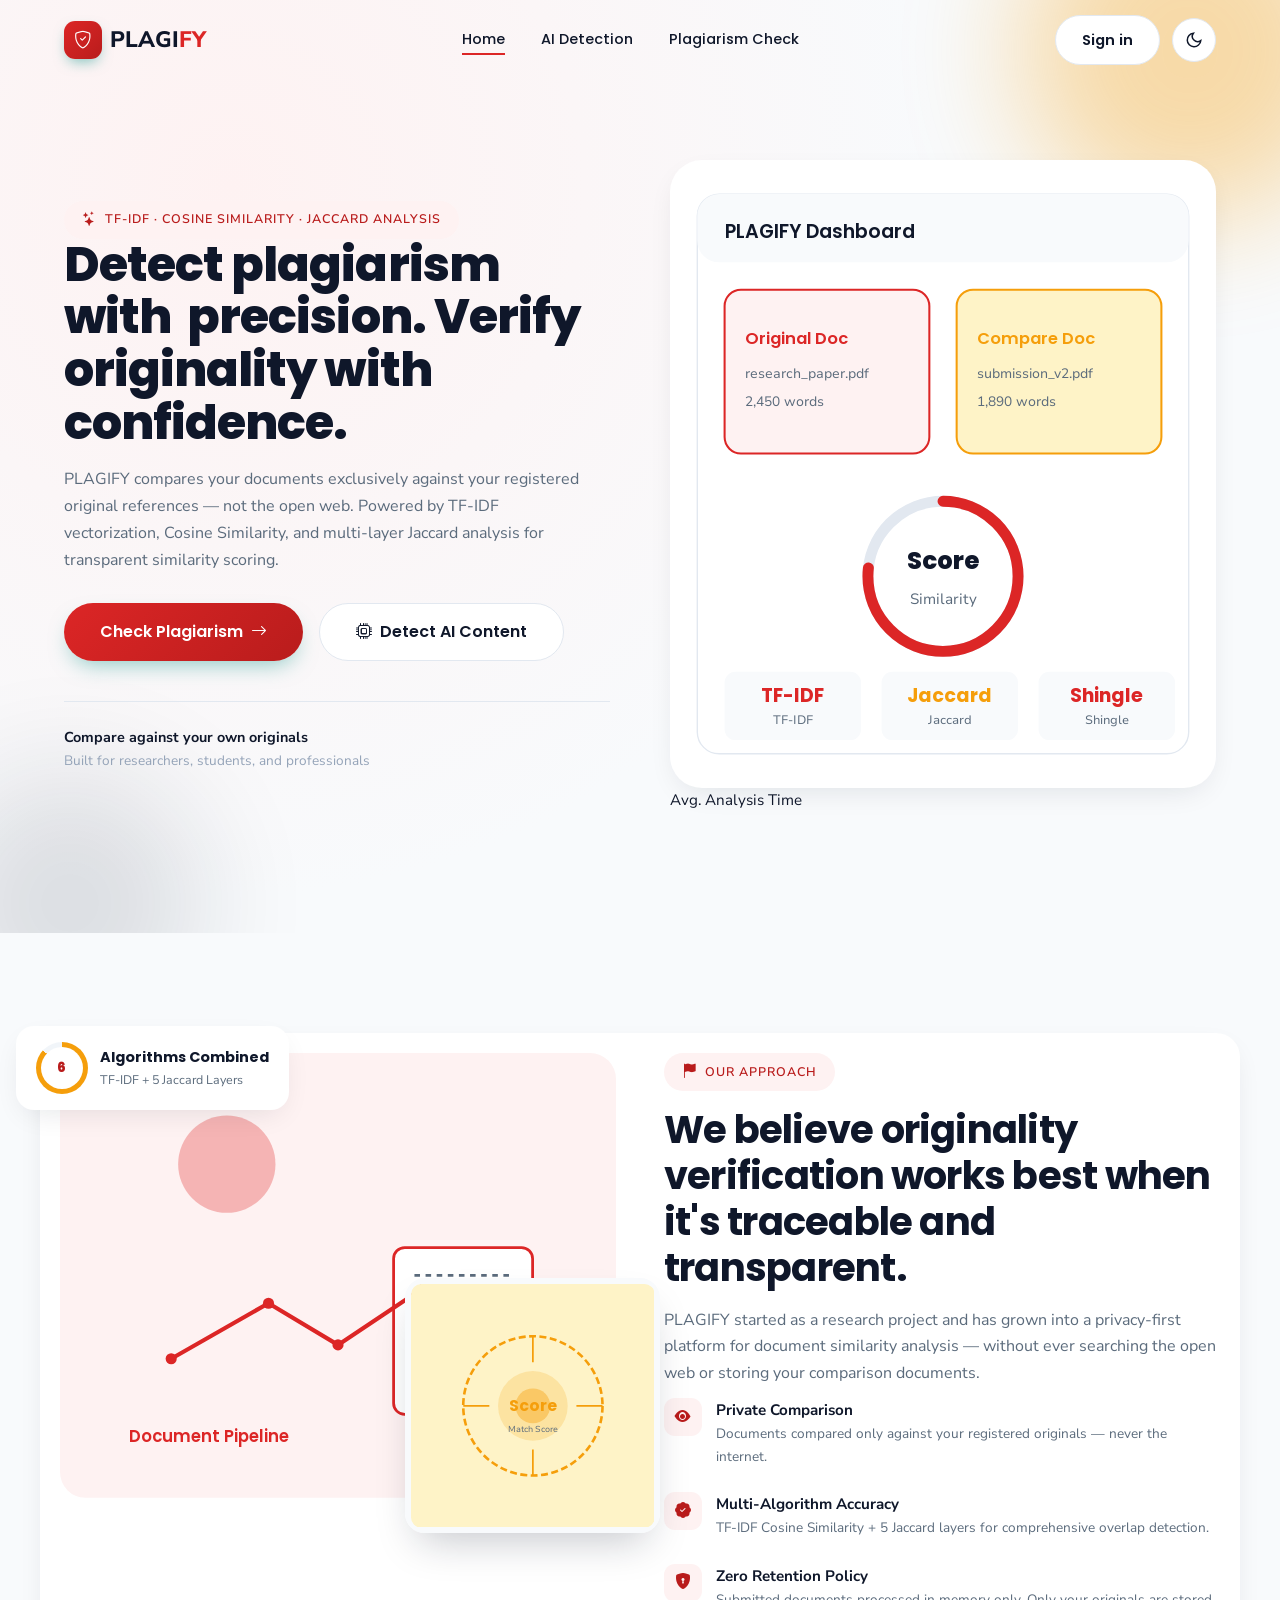
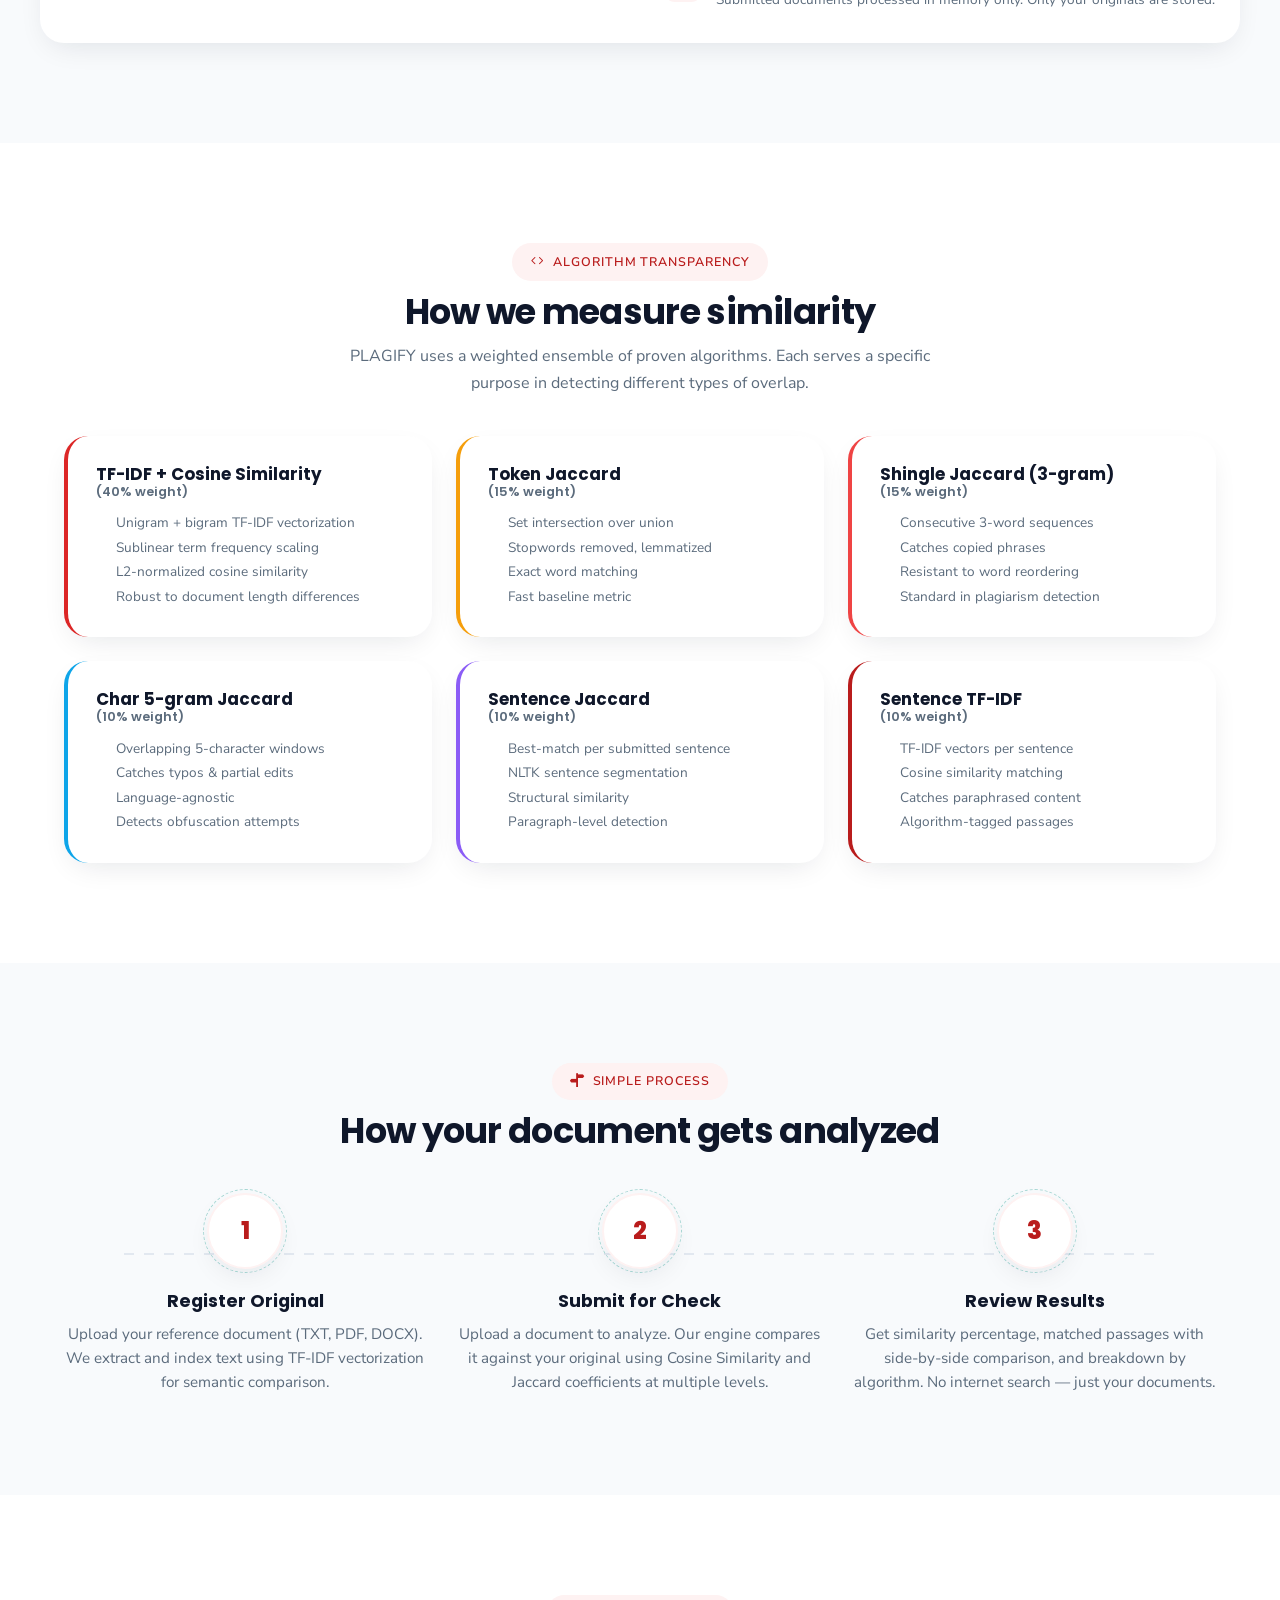
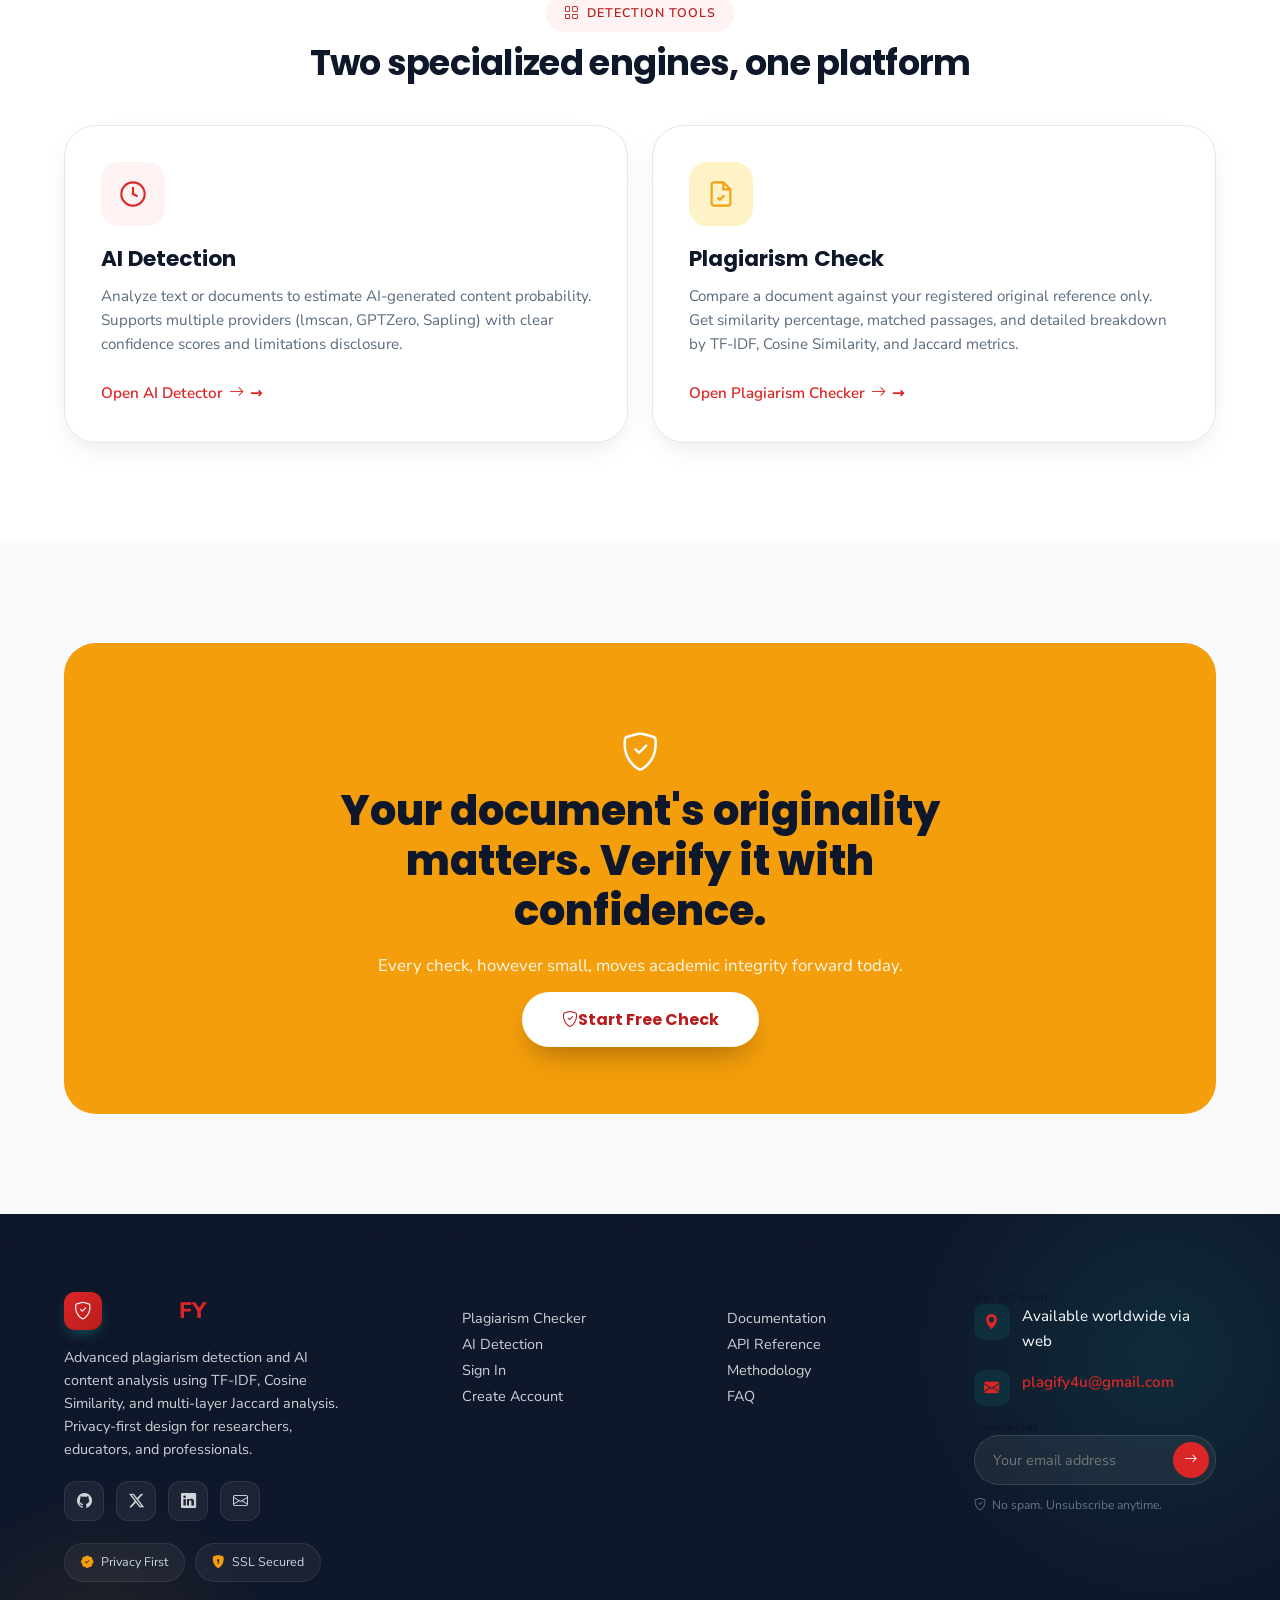
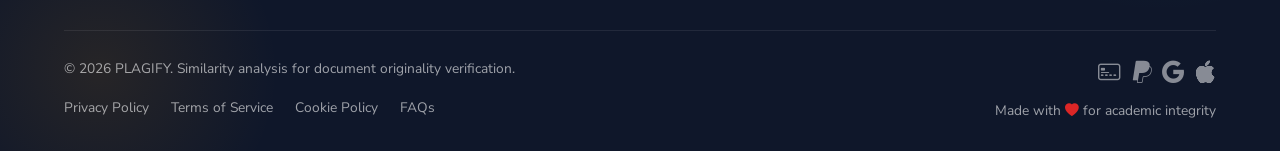
<file: frontend/index.html>
<!DOCTYPE html>
<html lang="en">
<head>
  <meta charset="UTF-8">
  <meta name="viewport" content="width=device-width, initial-scale=1.0">
  <meta name="description" content="PLAGIFY - Advanced plagiarism detection and AI content analysis platform. Compare documents against your registered originals with TF-IDF and Cosine Similarity algorithms.">
  <title>PLAGIFY — Plagiarism Detection & AI Content Analysis</title>
  <link rel="preconnect" href="https://fonts.googleapis.com">
  <link rel="preconnect" href="https://fonts.gstatic.com" crossorigin>
  <link href="https://fonts.googleapis.com/css2?family=Poppins:wght@400;500;600;700;800&family=Nunito+Sans:wght@400;500;600;700&display=swap" rel="stylesheet">
  <link rel="stylesheet" href="https://cdn.jsdelivr.net/npm/bootstrap-icons@1.11.3/font/bootstrap-icons.css">
  <link rel="stylesheet" href="style.css">
  <script>
    (function(){var t=localStorage.getItem("plagify-theme");if(t!=="light"&&t!=="dark"){t=window.matchMedia&&window.matchMedia("(prefers-color-scheme: dark)").matches?"dark":"light";}document.documentElement.setAttribute("data-theme",t);})();
  </script>
</head>
<body>
  <!-- Preloader -->
  <div id="preloader" aria-hidden="true">
    <div class="preload-ring"><i class="bi bi-shield-check preload-heart"></i></div>
    <div class="preload-text">LOADING PLAGIFY&hellip;</div>
  </div>

  <!-- Header -->
  <header class="site-header" id="siteHeader">
    <div class="container header-inner">
      <a href="index.html" class="hw-logo" aria-label="PLAGIFY Home">
        <span class="hw-logo-mark"><i class="bi bi-shield-check"></i></span>
        <span class="hw-logo-text">PLAGI<span class="dot">FY</span></span>
      </a>
      <nav class="main-nav" id="mainNav" aria-label="Main navigation">
        <ul class="nav-hw">
          <li><a href="index.html" class="nav-link active">Home</a></li>
          <li><a href="ai-detection.html" class="nav-link">AI Detection</a></li>
          <li><a href="plagiarism.html" class="nav-link">Plagiarism Check</a></li>
        </ul>
      </nav>
      <div class="header-actions">
        <a href="login.html" class="btn btn-outline" id="signInBtn">Sign in</a>
        <div class="user-menu" id="userMenu" hidden>
          <button type="button" class="user-chip" id="userChip" aria-haspopup="true" aria-expanded="false">
            <span class="user-avatar" id="userAvatar">U</span>
            <span class="user-meta">
              <span class="user-name" id="userName">Account</span>
              <span class="user-email" id="userEmail"></span>
            </span>
            <svg class="user-caret" width="14" height="14" viewBox="0 0 24 24" fill="none" stroke="currentColor" stroke-width="2"><path d="M6 9l6 6 6-6"/></svg>
          </button>
          <div class="user-dropdown" id="userDropdown" hidden>
            <button type="button" class="user-dropdown-item" id="profileBtn">Profile / Settings</button>
            <button type="button" class="user-dropdown-item danger" id="logoutBtn">Logout</button>
          </div>
        </div>
        <button class="theme-toggle" id="themeToggle" aria-label="Toggle theme" title="Toggle theme">
          <svg class="icon-sun" width="18" height="18" viewBox="0 0 24 24" fill="none" stroke="currentColor" stroke-width="2"><circle cx="12" cy="12" r="4"/><path d="M12 2v2M12 20v2M4.93 4.93l1.41 1.41M17.66 17.66l1.41 1.41M2 12h2M20 12h2M4.93 19.07l1.41-1.41M17.66 6.34l1.41-1.41"/></svg>
          <svg class="icon-moon" width="18" height="18" viewBox="0 0 24 24" fill="none" stroke="currentColor" stroke-width="2"><path d="M21 12.79A9 9 0 1 1 11.21 3 7 7 0 0 0 21 12.79z"/></svg>
        </button>
        <button class="menu-toggle" id="menuToggle" aria-label="Toggle menu"><span></span><span></span><span></span></button>
      </div>
    </div>
  </header>

  <main>
    <!-- Hero Section -->
    <section class="hero" id="home" aria-labelledby="hero-title">
      <div class="hero-glob blob-a" aria-hidden="true"></div>
      <div class="hero-glob blob-b" aria-hidden="true"></div>
      <div class="container hero-inner">
        <div class="hero-content" data-aos="fade-right">
          <span class="eyebrow"><i class="bi bi-stars"></i> TF-IDF · Cosine Similarity · Jaccard Analysis</span>
          <h1 id="hero-title" class="hero-title">Detect plagiarism with <span class="accent-word"><svg viewBox="0 0 200 14" preserveAspectRatio="none"><path d="M2 10 Q 50 2 100 8 T 198 6" stroke="var(--clr-primary)" stroke-width="5" fill="none" stroke-linecap="round"/></svg></span> precision. Verify originality with <span class="accent-word"><svg viewBox="0 0 200 14" preserveAspectRatio="none"><path d="M2 10 Q 50 2 100 8 T 198 6" stroke="var(--clr-primary)" stroke-width="5" fill="none" stroke-linecap="round"/></svg></span> confidence.</h1>
          <p class="hero-lead">PLAGIFY compares your documents exclusively against your registered original references — not the open web. Powered by TF-IDF vectorization, Cosine Similarity, and multi-layer Jaccard analysis for transparent similarity scoring.</p>
          <div class="hero-cta">
            <a href="plagiarism.html" class="btn btn-primary btn-lg">Check Plagiarism <i class="bi bi-arrow-right"></i></a>
            <a href="ai-detection.html" class="btn btn-outline btn-lg"><i class="bi bi-cpu"></i> Detect AI Content</a>
          </div>
          <div class="hero-trust">
            <div class="hero-trust-text">
              <strong>Compare against your own originals</strong>
              <span>Built for researchers, students, and professionals</span>
            </div>
          </div>
        </div>
        <div class="hero-media" data-aos="fade-left" data-aos-delay="120">
          <div class="hero-media-frame">
            <svg class="dashboard-illustration" viewBox="0 0 400 450" preserveAspectRatio="xMidYMid meet" aria-label="PLAGIFY dashboard illustration">
              <!-- Dashboard background -->
              <rect x="20" y="20" width="360" height="410" rx="16" fill="var(--clr-surface)" stroke="var(--clr-border)" stroke-width="1"/>
              <!-- Header bar -->
              <rect x="20" y="20" width="360" height="50" rx="16" fill="var(--clr-bg)"/>
              <text x="40" y="52" font-family="Poppins" font-size="14" font-weight="600" fill="var(--clr-text)">PLAGIFY Dashboard</text>
              <!-- Document cards -->
              <rect x="40" y="90" width="150" height="120" rx="12" fill="var(--clr-primary-light)" stroke="var(--clr-primary)" stroke-width="1.5"/>
              <text x="55" y="130" font-family="Poppins" font-size="12" font-weight="600" fill="var(--clr-primary)">Original Doc</text>
              <text x="55" y="155" font-family="Nunito Sans" font-size="10" fill="var(--clr-text-muted)">research_paper.pdf</text>
              <text x="55" y="175" font-family="Nunito Sans" font-size="10" fill="var(--clr-text-muted)">2,450 words</text>
              <rect x="210" y="90" width="150" height="120" rx="12" fill="var(--clr-secondary-light)" stroke="var(--clr-secondary)" stroke-width="1.5"/>
              <text x="225" y="130" font-family="Poppins" font-size="12" font-weight="600" fill="var(--clr-secondary)">Compare Doc</text>
              <text x="225" y="155" font-family="Nunito Sans" font-size="10" fill="var(--clr-text-muted)">submission_v2.pdf</text>
              <text x="225" y="175" font-family="Nunito Sans" font-size="10" fill="var(--clr-text-muted)">1,890 words</text>
              <!-- Results ring -->
              <circle cx="200" cy="300" r="55" fill="none" stroke="var(--clr-border)" stroke-width="8"/>
              <circle cx="200" cy="300" r="55" fill="none" stroke="var(--clr-primary)" stroke-width="8" stroke-linecap="round" stroke-dasharray="345" stroke-dashoffset="80" transform="rotate(-90 200 300)"/>
              <text x="200" y="295" text-anchor="middle" font-family="Poppins" font-size="18" font-weight="800" fill="var(--clr-text)">Score</text>
              <text x="200" y="320" text-anchor="middle" font-family="Nunito Sans" font-size="11" fill="var(--clr-text-muted)">Similarity</text>
              <!-- Metric cards -->
              <rect x="40" y="370" width="100" height="50" rx="8" fill="var(--clr-bg)"/>
              <text x="90" y="392" text-anchor="middle" font-family="Poppins" font-size="14" font-weight="700" fill="var(--clr-primary)">TF-IDF</text>
              <text x="90" y="408" text-anchor="middle" font-family="Nunito Sans" font-size="9" fill="var(--clr-text-muted)">TF-IDF</text>
              <rect x="155" y="370" width="100" height="50" rx="8" fill="var(--clr-bg)"/>
              <text x="205" y="392" text-anchor="middle" font-family="Poppins" font-size="14" font-weight="700" fill="var(--clr-secondary)">Jaccard</text>
              <text x="205" y="408" text-anchor="middle" font-family="Nunito Sans" font-size="9" fill="var(--clr-text-muted)">Jaccard</text>
              <rect x="270" y="370" width="100" height="50" rx="8" fill="var(--clr-bg)"/>
              <text x="320" y="392" text-anchor="middle" font-family="Poppins" font-size="14" font-weight="700" fill="var(--clr-primary)">Shingle</text>
              <text x="320" y="408" text-anchor="middle" font-family="Nunito Sans" font-size="9" fill="var(--clr-text-muted)">Shingle</text>
            </svg>
          </div><div class="fc-label">Avg. Analysis Time</div></div>
          </div>
        </div>
      </div>
    </section>


    <!-- Why PLAGIFY -->
    <section class="section-pad" id="about">
      <div class="container about-card">
        <div class="row align-items-center g-5" style="display: grid; grid-template-columns: 1fr 1fr; gap: 48px;">
          <div data-aos="fade-right">
            <div class="about-collage">
              <div class="about-badge">
                <div class="ab-ring"><span>6</span></div>
                <div>
                  <div style="font-weight: 700; font-size: 0.9rem; font-family: var(--font-display);">Algorithms Combined</div>
                  <div style="font-size: 0.78rem; color: var(--clr-text-muted);">TF-IDF + 5 Jaccard Layers</div>
                </div>
              </div>
              <div class="img-a">
                <svg class="illustration-placeholder" viewBox="0 0 400 320" preserveAspectRatio="xMidYMid meet" aria-label="Document analysis visualization">
                  <rect x="0" y="0" width="400" height="320" rx="12" fill="var(--clr-primary-light)"/>
                  <circle cx="120" cy="80" r="35" fill="var(--clr-primary)" opacity="0.3"/>
                  <rect x="240" y="140" width="100" height="120" rx="8" fill="var(--clr-surface)" stroke="var(--clr-primary)" stroke-width="2"/>
                  <line x1="255" y1="160" x2="325" y2="160" stroke="var(--clr-text-muted)" stroke-width="2" stroke-dasharray="4 4"/>
                  <line x1="255" y1="185" x2="300" y2="185" stroke="var(--clr-text-muted)" stroke-width="2" stroke-dasharray="4 4"/>
                  <line x1="255" y1="210" x2="315" y2="210" stroke="var(--clr-primary)" stroke-width="2"/>
                  <path d="M80 220 L150 180 L200 210 L260 170 L320 190" stroke="var(--clr-primary)" stroke-width="3" fill="none" stroke-linecap="round" stroke-linejoin="round"/>
                  <circle cx="80" cy="220" r="4" fill="var(--clr-primary)"/>
                  <circle cx="150" cy="180" r="4" fill="var(--clr-primary)"/>
                  <circle cx="200" cy="210" r="4" fill="var(--clr-primary)"/>
                  <circle cx="260" cy="170" r="4" fill="var(--clr-primary)"/>
                  <circle cx="320" cy="190" r="4" fill="var(--clr-primary)"/>
                  <text x="50" y="280" font-family="Poppins" font-size="12" font-weight="600" fill="var(--clr-primary)">Document Pipeline</text>
                </svg>
              </div>
              <div class="img-b">
                <svg class="illustration-placeholder" viewBox="0 0 280 280" preserveAspectRatio="xMidYMid meet" aria-label="Similarity matching detail">
                  <rect x="0" y="0" width="280" height="280" rx="12" fill="var(--clr-secondary-light)"/>
                  <circle cx="140" cy="140" r="80" fill="none" stroke="var(--clr-secondary)" stroke-width="3" stroke-dasharray="8 4"/>
                  <circle cx="140" cy="140" r="40" fill="var(--clr-secondary)" opacity="0.2"/>
                  <circle cx="140" cy="140" r="20" fill="var(--clr-secondary)" opacity="0.4"/>
                  <text x="140" y="146" text-anchor="middle" font-family="Poppins" font-size="18" font-weight="700" fill="var(--clr-secondary)">Score</text>
                  <text x="140" y="170" text-anchor="middle" font-family="Nunito Sans" font-size="10" fill="var(--clr-text-muted)">Match Score</text>
                  <g stroke="var(--clr-secondary)" stroke-width="2">
                    <line x1="140" y1="60" x2="140" y2="90"/>
                    <line x1="140" y1="190" x2="140" y2="220"/>
                    <line x1="60" y1="140" x2="90" y2="140"/>
                    <line x1="190" y1="140" x2="220" y2="140"/>
                  </g>
                </svg>
              </div>
            </div>
          </div>
          <div data-aos="fade-left">
            <span class="eyebrow"><i class="bi bi-flag-fill"></i> Our Approach</span>
            <h2 class="section-title" style="font-size: clamp(1.7rem, 3vw, 2.4rem); margin-top: 16px; margin-bottom: 16px;">We believe originality verification works best when it's traceable and transparent.</h2>
            <p class="section-sub">PLAGIFY started as a research project and has grown into a privacy-first platform for document similarity analysis — without ever searching the open web or storing your comparison documents.</p>
            <ul class="about-list">
              <li><span class="ic"><i class="bi bi-eye-fill"></i></span><div><strong>Private Comparison</strong><div style="font-size: 0.85rem; color: var(--clr-text-muted);">Documents compared only against your registered originals — never the internet.</div></div></li>
              <li><span class="ic"><i class="bi bi-patch-check-fill"></i></span><div><strong>Multi-Algorithm Accuracy</strong><div style="font-size: 0.85rem; color: var(--clr-text-muted);">TF-IDF Cosine Similarity + 5 Jaccard layers for comprehensive overlap detection.</div></div></li>
              <li><span class="ic"><i class="bi bi-shield-lock-fill"></i></span><div><strong>Zero Retention Policy</strong><div style="font-size: 0.85rem; color: var(--clr-text-muted);">Submitted documents processed in memory only. Only your originals are stored.</div></div></li>
            </ul>
          </div>
        </div>
      </div>
    </section>

    <!-- Features / Algorithm Details -->
    <section class="section-pad" id="features" style="background: var(--clr-surface);">
      <div class="container">
        <div class="section-header" data-aos="fade-up">
          <span class="eyebrow"><i class="bi bi-code"></i> Algorithm Transparency</span>
          <h2 class="section-title">How we measure similarity</h2>
          <p class="section-sub">PLAGIFY uses a weighted ensemble of proven algorithms. Each serves a specific purpose in detecting different types of overlap.</p>
        </div>
        <div class="algo-grid">
          <div class="algo-card" data-aos="fade-up">
            <h3>TF-IDF + Cosine Similarity <span class="muted">(40% weight)</span></h3>
            <ul>
              <li>Unigram + bigram TF-IDF vectorization</li>
              <li>Sublinear term frequency scaling</li>
              <li>L2-normalized cosine similarity</li>
              <li>Robust to document length differences</li>
            </ul>
          </div>
          <div class="algo-card secondary" data-aos="fade-up" data-aos-delay="80">
            <h3>Token Jaccard <span class="muted">(15% weight)</span></h3>
            <ul>
              <li>Set intersection over union</li>
              <li>Stopwords removed, lemmatized</li>
              <li>Exact word matching</li>
              <li>Fast baseline metric</li>
            </ul>
          </div>
          <div class="algo-card accent" data-aos="fade-up" data-aos-delay="160">
            <h3>Shingle Jaccard (3-gram) <span class="muted">(15% weight)</span></h3>
            <ul>
              <li>Consecutive 3-word sequences</li>
              <li>Catches copied phrases</li>
              <li>Resistant to word reordering</li>
              <li>Standard in plagiarism detection</li>
            </ul>
          </div>
          <div class="algo-card info" data-aos="fade-up">
            <h3>Char 5-gram Jaccard <span class="muted">(10% weight)</span></h3>
            <ul>
              <li>Overlapping 5-character windows</li>
              <li>Catches typos & partial edits</li>
              <li>Language-agnostic</li>
              <li>Detects obfuscation attempts</li>
            </ul>
          </div>
          <div class="algo-card purple" data-aos="fade-up" data-aos-delay="80">
            <h3>Sentence Jaccard <span class="muted">(10% weight)</span></h3>
            <ul>
              <li>Best-match per submitted sentence</li>
              <li>NLTK sentence segmentation</li>
              <li>Structural similarity</li>
              <li>Paragraph-level detection</li>
            </ul>
          </div>
          <div class="algo-card green" data-aos="fade-up" data-aos-delay="160">
            <h3>Sentence TF-IDF <span class="muted">(10% weight)</span></h3>
            <ul>
              <li>TF-IDF vectors per sentence</li>
              <li>Cosine similarity matching</li>
              <li>Catches paraphrased content</li>
              <li>Algorithm-tagged passages</li>
            </ul>
          </div>
        </div>
      </div>
    </section>

    <!-- How It Works -->
    <section class="section-pad" id="how" style="background: var(--clr-bg);">
      <div class="container">
        <div class="section-header" data-aos="fade-up">
          <span class="eyebrow"><i class="bi bi-signpost-split-fill"></i> Simple Process</span>
          <h2 class="section-title">How your document gets analyzed</h2>
        </div>
        <div class="hiw-wrap">
          <div class="hiw-line" aria-hidden="true"></div>
          <div class="hiw-steps">
            <div class="hiw-step" data-aos="fade-up">
              <div class="hiw-num">1</div>
              <h5>Register Original</h5>
              <p class="text-muted">Upload your reference document (TXT, PDF, DOCX). We extract and index text using TF-IDF vectorization for semantic comparison.</p>
            </div>
            <div class="hiw-step" data-aos="fade-up" data-aos-delay="120">
              <div class="hiw-num">2</div>
              <h5>Submit for Check</h5>
              <p class="text-muted">Upload a document to analyze. Our engine compares it against your original using Cosine Similarity and Jaccard coefficients at multiple levels.</p>
            </div>
            <div class="hiw-step" data-aos="fade-up" data-aos-delay="240">
              <div class="hiw-num">3</div>
              <h5>Review Results</h5>
              <p class="text-muted">Get similarity percentage, matched passages with side-by-side comparison, and breakdown by algorithm. No internet search — just your documents.</p>
            </div>
          </div>
        </div>
      </div>
    </section>

    <!-- Tool Choice Cards -->
    <section class="section-pad" id="tools" style="background: var(--clr-surface);">
      <div class="container">
        <div class="section-header" data-aos="fade-up">
          <span class="eyebrow"><i class="bi bi-grid"></i> Detection Tools</span>
          <h2 class="section-title">Two specialized engines, one platform</h2>
        </div>
        <div class="tool-choice-grid">
          <a href="ai-detection.html" class="choice-card ai-card" data-aos="fade-up">
            <div class="choice-icon"><svg width="28" height="28" viewBox="0 0 24 24" fill="none" stroke="currentColor" stroke-width="1.8"><circle cx="12" cy="12" r="10"/><path d="M12 6v6l4 2"/></svg></div>
            <h2>AI Detection</h2>
            <p>Analyze text or documents to estimate AI-generated content probability. Supports multiple providers (lmscan, GPTZero, Sapling) with clear confidence scores and limitations disclosure.</p>
            <span class="choice-cta">Open AI Detector <i class="bi bi-arrow-right"></i></span>
          </a>
          <a href="plagiarism.html" class="choice-card plagiarism-card" data-aos="fade-up" data-aos-delay="100">
            <div class="choice-icon"><svg width="28" height="28" viewBox="0 0 24 24" fill="none" stroke="currentColor" stroke-width="1.8"><path d="M14 2H6a2 2 0 0 0-2 2v16a2 2 0 0 0 2 2h12a2 2 0 0 0 2-2V8z"/><path d="M14 2v6h6"/><path d="M9 15l2 2 4-4"/></svg></div>
            <h2>Plagiarism Check</h2>
            <p>Compare a document against your registered original reference only. Get similarity percentage, matched passages, and detailed breakdown by TF-IDF, Cosine Similarity, and Jaccard metrics.</p>
            <span class="choice-cta">Open Plagiarism Checker <i class="bi bi-arrow-right"></i></span>
          </a>
        </div>
      </div>
    </section>

    <!-- CTA Banner -->
    <section class="section-pad" id="cta">
      <div class="container">
        <div class="cta-banner" data-aos="zoom-in">
          <i class="bi bi-shield-check" style="font-size: 2.4rem;"></i>
          <h2 class="mt-3">Your document's originality matters. Verify it with confidence.</h2>
          <p class="mb-4" style="opacity:.92;">Every check, however small, moves academic integrity forward today.</p>
          <a href="plagiarism.html" class="btn-cta"><i class="bi bi-shield-check me-2"></i>Start Free Check</a>
        </div>
      </div>
    </section>

    <!-- Footer -->
    <footer class="site-footer">
      <svg class="footer-wave" viewBox="0 0 1440 70" preserveAspectRatio="none" xmlns="http://www.w3.org/2000/svg" aria-hidden="true">
        <path fill="var(--clr-footer-bg)" d="M0,32 C240,70 480,0 720,18 C960,36 1200,70 1440,26 L1440,70 L0,70 Z"></path>
      </svg>
      <div class="footer-glob footer-glow" aria-hidden="true"></div>
      <div class="footer-glob footer-glow-2" aria-hidden="true"></div>
      <div class="container footer-top">
        <div class="footer-grid">
          <div class="footer-brand">
            <a class="hw-logo" href="index.html">
              <span class="hw-logo-mark"><i class="bi bi-shield-check"></i></span>
              <span class="hw-logo-text">PLAGI<span class="dot">FY</span></span>
            </a>
            <p class="mt-3">Advanced plagiarism detection and AI content analysis using TF-IDF, Cosine Similarity, and multi-layer Jaccard analysis. Privacy-first design for researchers, educators, and professionals.</p>
            <div class="footer-social mt-3">
              <a href="#" aria-label="GitHub"><i class="bi bi-github"></i></a>
              <a href="#" aria-label="Twitter"><i class="bi bi-twitter-x"></i></a>
              <a href="#" aria-label="LinkedIn"><i class="bi bi-linkedin"></i></a>
              <a href="#" aria-label="Email"><i class="bi bi-envelope"></i></a>
            </div>
            <div class="footer-badges" style="display: flex; flex-wrap: wrap; gap: 10px; margin-top: 22px;">
              <span class="footer-badge" style="display: inline-flex; align-items: center; gap: 8px; background: rgba(255,255,255,0.05); border: 1px solid rgba(255,255,255,0.08); border-radius: var(--radius-pill); padding: 8px 16px; font-size: 0.78rem; color: #cbd5e1;"><i class="bi bi-patch-check-fill" style="color: var(--clr-secondary);"></i> Privacy First</span>
              <span class="footer-badge" style="display: inline-flex; align-items: center; gap: 8px; background: rgba(255,255,255,0.05); border: 1px solid rgba(255,255,255,0.08); border-radius: var(--radius-pill); padding: 8px 16px; font-size: 0.78rem; color: #cbd5e1;"><i class="bi bi-shield-lock-fill" style="color: var(--clr-secondary);"></i> SSL Secured</span>
            </div>
          </div>

          <div class="col-6 col-md-3 col-lg-2">
            <h6>Product</h6>
            <ul>
              <li><a href="plagiarism.html" class="footer-link"><i class="bi bi-caret-right-fill"></i>Plagiarism Checker</a></li>
              <li><a href="ai-detection.html" class="footer-link"><i class="bi bi-caret-right-fill"></i>AI Detection</a></li>
              <li><a href="login.html" class="footer-link"><i class="bi bi-caret-right-fill"></i>Sign In</a></li>
              <li><a href="registration.html" class="footer-link"><i class="bi bi-caret-right-fill"></i>Create Account</a></li>
            </ul>
          </div>

          <div class="col-6 col-md-3 col-lg-2">
            <h6>Resources</h6>
            <ul>
              <li><a href="#" class="footer-link"><i class="bi bi-caret-right-fill"></i>Documentation</a></li>
              <li><a href="#" class="footer-link"><i class="bi bi-caret-right-fill"></i>API Reference</a></li>
              <li><a href="#" class="footer-link"><i class="bi bi-caret-right-fill"></i>Methodology</a></li>
              <li><a href="#" class="footer-link"><i class="bi bi-caret-right-fill"></i>FAQ</a></li>
            </ul>
          </div>

          <div class="col-md-6 col-lg-4">
            <h6>Get In Touch</h6>
            <div class="footer-contact-item" style="display: flex; gap: 12px; align-items: flex-start; margin-bottom: 16px;">
              <span class="ic" style="width: 36px; height: 36px; flex-shrink: 0; border-radius: 10px; background: rgba(13, 148, 136, 0.14); color: var(--clr-primary); display: flex; align-items: center; justify-content: center; font-size: 0.95rem;"><i class="bi bi-geo-alt-fill"></i></span>
              <span>Available worldwide via web</span>
            </div>
            <div class="footer-contact-item" style="display: flex; gap: 12px; align-items: flex-start; margin-bottom: 16px;">
              <span class="ic" style="width: 36px; height: 36px; flex-shrink: 0; border-radius: 10px; background: rgba(13, 148, 136, 0.14); color: var(--clr-primary); display: flex; align-items: center; justify-content: center; font-size: 0.95rem;"><i class="bi bi-envelope-fill"></i></span>
              <span><a href="mailto:plagify4u@gmail.com" style="color: var(--clr-primary); font-weight: 600;">plagify4u@gmail.com</a></span>
            </div>
            <h6 class="mt-4">Newsletter</h6>
            <div class="newsletter-input" style="background: rgba(255,255,255,0.06); border: 1px solid rgba(255,255,255,0.12); border-radius: var(--radius-pill); padding: 6px 6px 6px 18px; color: #fff; display: flex; align-items: center;">
              <input type="email" placeholder="Your email address" aria-label="Email for newsletter" style="background: transparent; border: none; color: #fff; flex: 1; outline: 0; font-size: 0.9rem;">
              <button type="button" aria-label="Subscribe" style="background: var(--clr-primary); border: none; color: #fff; border-radius: 50%; width: 36px; height: 36px; display: flex; align-items: center; justify-content: center; flex-shrink: 0; transition: all 0.3s var(--ease);"><i class="bi bi-arrow-right"></i></button>
            </div>
            <div class="newsletter-note" style="font-size: 0.76rem; color: #64748b; margin-top: 10px; display: flex; align-items: center; gap: 6px;"><i class="bi bi-shield-check"></i> No spam. Unsubscribe anytime.</div>
          </div>
        </div>

        <div class="footer-divider"></div>
        <div class="footer-bottom">
          <div>
            <div>&copy; 2026 PLAGIFY. Similarity analysis for document originality verification.</div>
            <div class="footer-bottom-links" style="margin-top: 16px;">
              <a href="#">Privacy Policy</a>
              <a href="#">Terms of Service</a>
              <a href="#">Cookie Policy</a>
              <a href="#">FAQs</a>
            </div>
          </div>
          <div style="text-align: right;">
            <div class="footer-payments" style="justify-content: flex-end; margin-bottom: 8px;">
              <i class="bi bi-credit-card-2-front" title="Cards accepted"></i>
              <i class="bi bi-paypal" title="PayPal accepted"></i>
              <i class="bi bi-google" title="Google Pay accepted"></i>
              <i class="bi bi-apple" title="Apple Pay accepted"></i>
            </div>
            <div>Made with <i class="bi bi-heart-fill" style="color: var(--clr-primary);"></i> for academic integrity</div>
          </div>
        </div>
      </div>
    </footer>
  </main>

  <!-- Profile Modal -->
  <div class="modal-overlay" id="profileModal" hidden role="dialog" aria-modal="true" aria-labelledby="profileModalTitle">
    <div class="modal-card">
      <div class="modal-header">
        <h2 id="profileModalTitle">Profile / Settings</h2>
        <button type="button" class="modal-close" id="profileModalClose" aria-label="Close modal">&times;</button>
      </div>
      <div class="modal-body">
        <div class="profile-preview">
          <div class="profile-avatar-wrap">
            <span class="user-avatar large" id="profileAvatar">U</span>
            <label class="avatar-upload-btn" for="profilePictureInput" title="Change photo">
              <svg width="14" height="14" viewBox="0 0 24 24" fill="none" stroke="currentColor" stroke-width="2" aria-hidden="true"><path d="M23 19a2 2 0 0 1-2 2H3a2 2 0 0 1-2-2V8a2 2 0 0 1 2-2h4l2-3h6l2 3h4a2 2 0 0 1 2 2z"/><circle cx="12" cy="13" r="4"/></svg>
              <span class="sr-only">Upload profile picture</span>
            </label>
            <input type="file" id="profilePictureInput" accept="image/jpeg,image/png,image/webp,image/gif" hidden>
          </div>
          <div>
            <p class="profile-email" id="profileEmail">—</p>
            <p class="profile-provider" id="profileProvider">Signed in with Email</p>
            <div class="profile-photo-actions">
              <button type="button" class="btn-text-link" id="profilePictureChoose">Change photo</button>
              <button type="button" class="btn-text-link danger" id="profilePictureRemove" hidden>Remove photo</button>
            </div>
          </div>
        </div>

        <div class="input-group">
          <label for="profileNameInput">Full name</label>
          <input type="text" id="profileNameInput" maxlength="120" placeholder="Your display name">
        </div>
        <div class="input-group">
          <label for="profilePhoneInput">Phone number</label>
          <input type="tel" id="profilePhoneInput" maxlength="15" placeholder="10-digit mobile number">
        </div>
        <div class="input-group">
          <label for="profileInstitutionInput">Institution / College</label>
          <input type="text" id="profileInstitutionInput" maxlength="200" placeholder="e.g. GL Bajaj Institute">
        </div>
        <div class="input-group">
          <label for="profileRoleInput">I am a</label>
          <select id="profileRoleInput">
            <option value="">Select role</option>
            <option value="student">Student</option>
            <option value="teacher">Teacher / Faculty</option>
            <option value="researcher">Researcher</option>
            <option value="professional">Working Professional</option>
            <option value="other">Other</option>
          </select>
        </div>
        <p class="profile-hint" id="profileHint">Complete any missing details (especially after Google sign-in). Photo: JPEG, PNG, WebP or GIF.</p>
        <div class="modal-actions">
          <button type="button" class="btn btn-primary" id="profileSaveBtn">Save profile</button>
          <button type="button" class="btn btn-outline" id="profileCancelBtn">Cancel</button>
        </div>
        <p class="login-message" id="profileMessage"></p>
      </div>
    </div>
  </div>

  <!-- Toast Container -->
  <div class="toast-container" id="toastContainer" aria-live="polite" aria-atomic="true"></div>

  <!-- Mobile CTA Bar -->
  <div class="mobile-cta-bar">
    <a href="plagiarism.html" class="btn btn-primary" style="width: 100%; justify-content: center;">Check Plagiarism <i class="bi bi-shield-check"></i></a>
  </div>

  <!-- Scroll to Top -->
  <button class="scroll-top" id="scrollTop" aria-label="Scroll to top" tabindex="0">
    <svg viewBox="0 0 52 52"><circle class="progress-bg" cx="26" cy="26" r="23" fill="none" stroke-width="3"></circle><circle class="progress-ring" cx="26" cy="26" r="23" fill="none" stroke-width="3" stroke-linecap="round"></circle></svg>
    <i class="bi bi-arrow-up"></i>
  </button>

  <!-- Scripts -->
  <script src="https://unpkg.com/aos@2.3.1/dist/aos.js"></script>
  <script src="api.js"></script>
  <script src="theme.js"></script>
  <script src="script.js"></script>
</body>
</html>
</file>
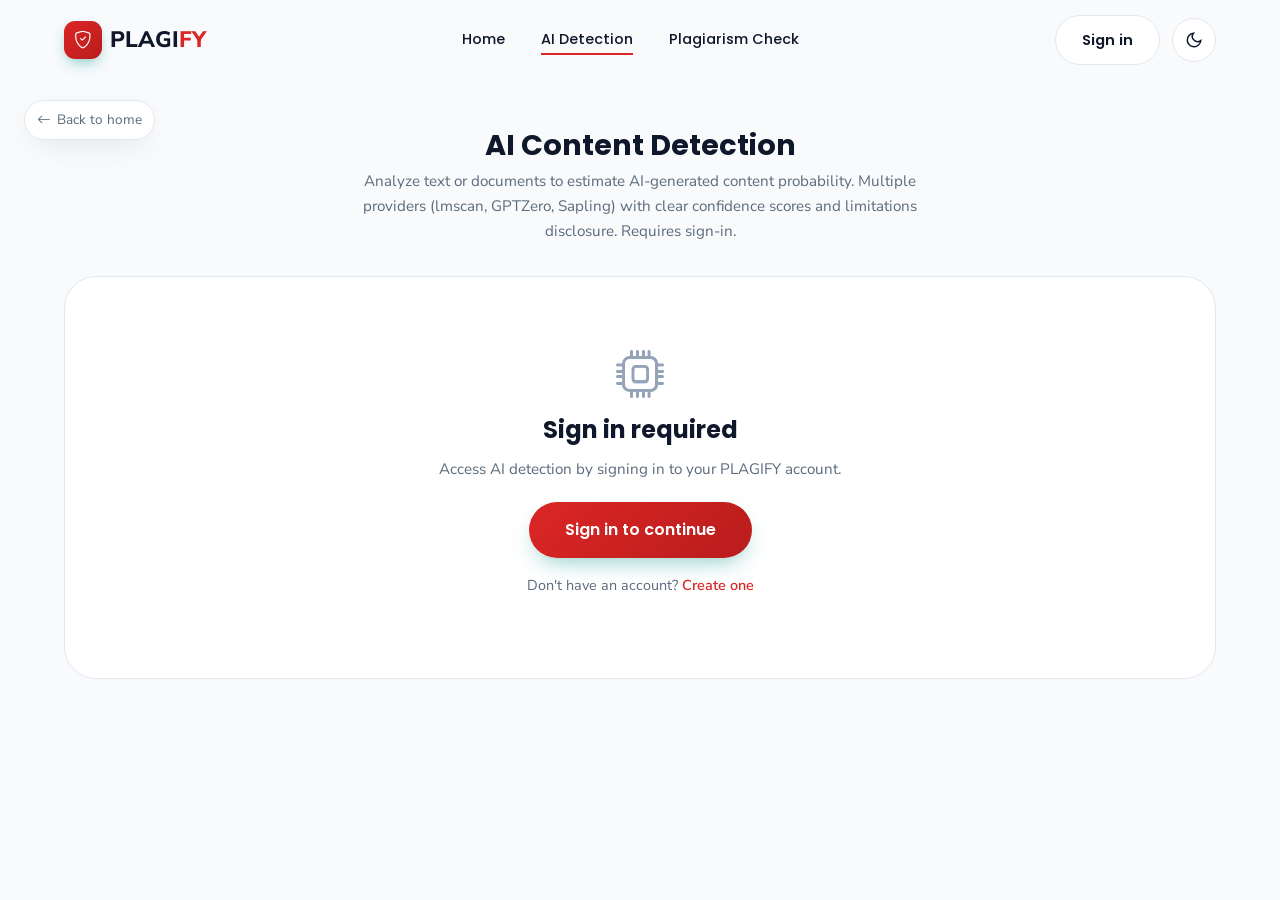
<file: frontend/ai-detection.html>
<!DOCTYPE html>
<html lang="en">
<head>
  <meta charset="UTF-8">
  <meta name="viewport" content="width=device-width, initial-scale=1.0">
  <meta name="description" content="PLAGIFY AI Detection - Analyze text for AI-generated content probability using multiple detection providers">
  <title>AI Detection — PLAGIFY</title>
  <link rel="preconnect" href="https://fonts.googleapis.com">
  <link rel="preconnect" href="https://fonts.gstatic.com" crossorigin>
  <link href="https://fonts.googleapis.com/css2?family=Poppins:wght@400;500;600;700;800&family=Nunito+Sans:wght@400;500;600;700&display=swap" rel="stylesheet">
  <link rel="stylesheet" href="https://cdn.jsdelivr.net/npm/bootstrap-icons@1.11.3/font/bootstrap-icons.css">
  <link rel="stylesheet" href="style.css">
  <script>
    (function(){var t=localStorage.getItem("plagify-theme");if(t!=="light"&&t!=="dark"){t=window.matchMedia&&window.matchMedia("(prefers-color-scheme: dark)").matches?"dark":"light";}document.documentElement.setAttribute("data-theme",t);})();
  </script>
</head>
<body>
  <header class="site-header" id="siteHeader">
    <div class="container header-inner">
      <a href="index.html" class="hw-logo" aria-label="PLAGIFY Home">
        <span class="hw-logo-mark"><i class="bi bi-shield-check"></i></span>
        <span class="hw-logo-text">PLAGI<span class="dot">FY</span></span>
      </a>
      <nav class="main-nav" id="mainNav" aria-label="Main navigation">
        <ul class="nav-hw">
          <li><a href="index.html" class="nav-link">Home</a></li>
          <li><a href="ai-detection.html" class="nav-link active">AI Detection</a></li>
          <li><a href="plagiarism.html" class="nav-link">Plagiarism Check</a></li>
        </ul>
      </nav>
      <div class="header-actions">
        <a href="login.html" class="btn btn-outline" id="signInBtn">Sign in</a>
        <div class="user-menu" id="userMenu" hidden>
          <button type="button" class="user-chip" id="userChip" aria-haspopup="true" aria-expanded="false">
            <span class="user-avatar" id="userAvatar">U</span>
            <span class="user-meta">
              <span class="user-name" id="userName">Account</span>
              <span class="user-email" id="userEmail"></span>
            </span>
            <svg class="user-caret" width="14" height="14" viewBox="0 0 24 24" fill="none" stroke="currentColor" stroke-width="2"><path d="M6 9l6 6 6-6"/></svg>
          </button>
          <div class="user-dropdown" id="userDropdown" hidden>
            <button type="button" class="user-dropdown-item" id="profileBtn">Profile / Settings</button>
            <button type="button" class="user-dropdown-item danger" id="logoutBtn">Logout</button>
          </div>
        </div>
        <button class="theme-toggle" id="themeToggle" aria-label="Toggle theme" title="Toggle theme">
          <svg class="icon-sun" width="18" height="18" viewBox="0 0 24 24" fill="none" stroke="currentColor" stroke-width="2"><circle cx="12" cy="12" r="4"/><path d="M12 2v2M12 20v2M4.93 4.93l1.41 1.41M17.66 17.66l1.41 1.41M2 12h2M20 12h2M4.93 19.07l1.41-1.41M17.66 6.34l1.41-1.41"/></svg>
          <svg class="icon-moon" width="18" height="18" viewBox="0 0 24 24" fill="none" stroke="currentColor" stroke-width="2"><path d="M21 12.79A9 9 0 1 1 11.21 3 7 7 0 0 0 21 12.79z"/></svg>
        </button>
        <button class="menu-toggle" id="menuToggle" aria-label="Toggle menu"><span></span><span></span><span></span></button>
      </div>
    </div>
  </header>

  <main class="tool-page">
    <div class="container">
      <!-- Back to home button - fixed top-left -->
<a href="index.html" class="back-to-home" aria-label="Back to home">
  <i class="bi bi-arrow-left"></i> Back to home
</a>

<div class="tool-header" data-aos="fade-up">
        <h1>AI Content Detection</h1>
        <p class="tool-intro">Analyze text or documents to estimate AI-generated content probability. Multiple providers (lmscan, GPTZero, Sapling) with clear confidence scores and limitations disclosure. Requires sign-in.</p>
      </div>

      <!-- Auth Gate -->
      <div id="aiAuthGate" class="auth-gate" hidden data-aos="fade-up">
        <i class="bi bi-cpu" style="font-size: 3rem; margin-bottom: 20px; color: var(--clr-text-light);"></i>
        <h2>Sign in required</h2>
        <p>Access AI detection by signing in to your PLAGIFY account.</p>
        <a href="login.html" class="btn btn-primary btn-lg">Sign in to continue</a>
        <p style="margin-top: 16px; font-size: 0.9rem; color: var(--clr-text-muted);">Don't have an account? <a href="registration.html" style="color: var(--clr-primary); font-weight: 600;">Create one</a></p>
      </div>

      <!-- Main Workspace -->
      <div id="aiWorkspace" hidden>
        <section class="checker-card" data-aos="fade-up">
          <div class="checker-tabs" role="tablist" aria-label="Input method">
            <button class="tab-btn active" data-tab="text" role="tab" aria-selected="true" type="button">
              <i class="bi bi-file-text"></i> Paste Text
            </button>
            <button class="tab-btn" data-tab="file" role="tab" aria-selected="false" type="button">
              <i class="bi bi-file-earmark-arrow-up"></i> Upload File
            </button>
          </div>

          <!-- Text Input Panel -->
          <div class="tab-panel active" data-panel="text" role="tabpanel">
            <textarea id="aiText" class="input-text" placeholder="Paste content to analyze (minimum ~50 characters)..." aria-label="Text to analyze for AI content"></textarea>
            <div class="counter-row" style="margin-top: 12px;">
              <span><strong id="aiWordCount">0</strong> words</span>
              <span class="min-note">Minimum 50 characters</span>
            </div>
          </div>

          <!-- File Upload Panel -->
          <div class="tab-panel" data-panel="file" role="tabpanel">
            <div class="dropzone" id="aiDropzone">
              <div class="dropzone-icon">
                <i class="bi bi-file-earmark-arrow-up" style="font-size: 3rem;"></i>
              </div>
              <p class="dropzone-title">Drop TXT, PDF, or DOCX</p>
              <p class="dropzone-sub">Max 25MB · Text will be extracted automatically</p>
              <button class="btn btn-outline" type="button" id="aiBrowseBtn">
                <i class="bi bi-folder2-open"></i> Browse Files
              </button>
              <input type="file" id="aiFileInput" hidden accept=".txt,.pdf,.docx,.doc">
            </div>
            <div class="file-selected" id="aiFileSelected" hidden>
              <div class="file-chip">
                <i class="bi bi-file-earmark-text"></i>
                <span id="aiFileName"></span>
                <button type="button" id="aiRemoveFile" aria-label="Remove file">&times;</button>
              </div>
            </div>
          </div>

          <div class="action-row">
            <button class="btn btn-primary btn-lg" type="button" id="aiAnalyzeBtn" style="flex: 1;">
              <i class="bi bi-search"></i> Analyze for AI
            </button>
            <button class="btn btn-outline btn-lg" type="button" id="aiResetBtn">
              <i class="bi bi-arrow-clockwise"></i> Reset
            </button>
          </div>

          <div class="progress-wrap" id="aiLoading" hidden>
            <div class="progress-track"><div class="progress-fill" style="width: 0%"></div></div>
            <p class="progress-label">Running AI detection…</p>
          </div>
          <p class="error-banner" id="aiError" hidden></p>

          <!-- Results Card -->
          <div class="result-card" id="aiResult" hidden data-aos="fade-up">
            <div class="result-ring-wrap">
              <div class="result-ring">
                <svg viewBox="0 0 140 140">
                  <circle class="ring-bg" cx="70" cy="70" r="62"></circle>
                  <circle class="ring-fill" id="aiRing" cx="70" cy="70" r="62"></circle>
                </svg>
                <div class="ring-label">
                  <strong id="aiPct">0%</strong>
                  <span>AI Probability</span>
                </div>
              </div>
            </div>
            <div class="result-metrics">
              <div class="metric">
                <span class="metric-label">Verdict</span>
                <span class="metric-value" id="aiVerdict" style="text-transform: capitalize;">—</span>
              </div>
              <div class="metric">
                <span class="metric-label">Confidence</span>
                <span class="metric-value" id="aiConf" style="text-transform: capitalize;">—</span>
              </div>
              <div class="metric">
                <span class="metric-label">Provider</span>
                <span class="metric-value" id="aiProvider">—</span>
              </div>
              <div class="metric">
                <span class="metric-label">Word Count</span>
                <span class="metric-value" id="aiWords">—</span>
              </div>
            </div>
            <p class="disclaimer" id="aiLimitations"></p>
            <div style="margin-top: 20px; padding: 16px; background: var(--clr-bg); border-radius: var(--radius-md); border: 1px solid var(--clr-border);">
              <h4 style="font-size: 0.9rem; margin-bottom: 8px; color: var(--clr-text);">How to interpret results</h4>
              <ul style="font-size: 0.85rem; color: var(--clr-text-muted); line-height: 1.8; padding-left: 20px;">
                <li><strong>Likely AI</strong> (≥65%): Text shows patterns typical of AI generation</li>
                <li><strong>Mixed / Uncertain</strong> (40-64%): Inconclusive — may be human-edited AI or formal human writing</li>
                <li><strong>Likely Human</strong> (<40%): Text shows human-like variation and unpredictability</li>
              </ul>
            </div>
          </div>
        </section>

        <!-- Info Section -->
        <section class="checker-card" data-aos="fade-up" data-aos-delay="100" style="margin-top: 24px;">
          <h3 style="font-size: 1.1rem; margin-bottom: 16px; display: flex; align-items: center; gap: 8px;"><i class="bi bi-info-circle" style="color: var(--clr-primary);"></i> How It Works</h3>
          <div style="display: grid; grid-template-columns: repeat(auto-fit, minmax(220px, 1fr)); gap: 16px;">
            <div style="padding: 16px; background: var(--clr-bg); border-radius: var(--radius-md); border: 1px solid var(--clr-border);">
              <h4 style="font-size: 0.9rem; margin-bottom: 8px; color: var(--clr-primary);">Multi-Provider Detection</h4>
              <p style="font-size: 0.85rem; color: var(--clr-text-muted);">Automatically uses the best available provider: lmscan (local, offline) → GPTZero API → Sapling API → Built-in heuristic</p>
            </div>
            <div style="padding: 16px; background: var(--clr-bg); border-radius: var(--radius-md); border: 1px solid var(--clr-border);">
              <h4 style="font-size: 0.9rem; margin-bottom: 8px; color: var(--clr-secondary);">Statistical Analysis</h4>
              <p style="font-size: 0.85rem; color: var(--clr-text-muted);">Built-in heuristic analyzes sentence length uniformity, vocabulary diversity, AI-typical phrases, and transition word frequency</p>
            </div>
            <div style="padding: 16px; background: var(--clr-bg); border-radius: var(--radius-md); border: 1px solid var(--clr-border);">
              <h4 style="font-size: 0.9rem; margin-bottom: 8px; color: var(--clr-accent);">Limitations Acknowledged</h4>
              <p style="font-size: 0.85rem; color: var(--clr-text-muted);">Results include explicit limitations disclosure. AI detection is probabilistic — false positives and negatives occur, especially with formal, edited, or non-native writing</p>
            </div>
          </div>
        </section>
      </div>
    </div>
  </main>

  <!-- Profile Modal -->
  <div class="modal-overlay" id="profileModal" hidden role="dialog" aria-modal="true" aria-labelledby="profileModalTitle">
    <div class="modal-card">
      <div class="modal-header">
        <h2 id="profileModalTitle">Profile / Settings</h2>
        <button type="button" class="modal-close" id="profileModalClose" aria-label="Close modal">&times;</button>
      </div>
      <div class="modal-body">
        <div class="profile-preview">
          <div class="profile-avatar-wrap">
            <span class="user-avatar large" id="profileAvatar">U</span>
            <label class="avatar-upload-btn" for="profilePictureInput" title="Change photo">
              <svg width="14" height="14" viewBox="0 0 24 24" fill="none" stroke="currentColor" stroke-width="2" aria-hidden="true"><path d="M23 19a2 2 0 0 1-2 2H3a2 2 0 0 1-2-2V8a2 2 0 0 1 2-2h4l2-3h6l2 3h4a2 2 0 0 1 2 2z"/><circle cx="12" cy="13" r="4"/></svg>
              <span class="sr-only">Upload profile picture</span>
            </label>
            <input type="file" id="profilePictureInput" accept="image/jpeg,image/png,image/webp,image/gif" hidden>
          </div>
          <div>
            <p class="profile-email" id="profileEmail">—</p>
            <p class="profile-provider" id="profileProvider">Signed in with Email</p>
            <div class="profile-photo-actions">
              <button type="button" class="btn-text-link" id="profilePictureChoose">Change photo</button>
              <button type="button" class="btn-text-link danger" id="profilePictureRemove" hidden>Remove photo</button>
            </div>
          </div>
        </div>

        <div class="input-group">
          <label for="profileNameInput">Full name</label>
          <input type="text" id="profileNameInput" maxlength="120" placeholder="Your display name">
        </div>
        <div class="input-group">
          <label for="profilePhoneInput">Phone number</label>
          <input type="tel" id="profilePhoneInput" maxlength="15" placeholder="10-digit mobile number">
        </div>
        <div class="input-group">
          <label for="profileInstitutionInput">Institution / College</label>
          <input type="text" id="profileInstitutionInput" maxlength="200" placeholder="e.g. GL Bajaj Institute">
        </div>
        <div class="input-group">
          <label for="profileRoleInput">I am a</label>
          <select id="profileRoleInput">
            <option value="">Select role</option>
            <option value="student">Student</option>
            <option value="teacher">Teacher / Faculty</option>
            <option value="researcher">Researcher</option>
            <option value="professional">Working Professional</option>
            <option value="other">Other</option>
          </select>
        </div>
        <p class="profile-hint" id="profileHint">Complete any missing details (especially after Google sign-in). Photo: JPEG, PNG, WebP or GIF.</p>
        <div class="modal-actions">
          <button type="button" class="btn btn-primary" id="profileSaveBtn">Save profile</button>
          <button type="button" class="btn btn-outline" id="profileCancelBtn">Cancel</button>
        </div>
        <p class="login-message" id="profileMessage"></p>
      </div>
    </div>
  </div>

  <div class="toast-container" id="toastContainer" aria-live="polite" aria-atomic="true"></div>

  <button class="scroll-top" id="scrollTop" aria-label="Scroll to top" tabindex="0">
    <svg viewBox="0 0 52 52"><circle class="progress-bg" cx="26" cy="26" r="23" fill="none" stroke-width="3"></circle><circle class="progress-ring" cx="26" cy="26" r="23" fill="none" stroke-width="3" stroke-linecap="round"></circle></svg>
    <i class="bi bi-arrow-up"></i>
  </button>

  <script src="https://unpkg.com/aos@2.3.1/dist/aos.js"></script>
  <script src="api.js"></script>
  <script src="theme.js"></script>
  <script src="script.js"></script>
  <script src="ai-detection.js"></script>
</body>
</html>
</file>
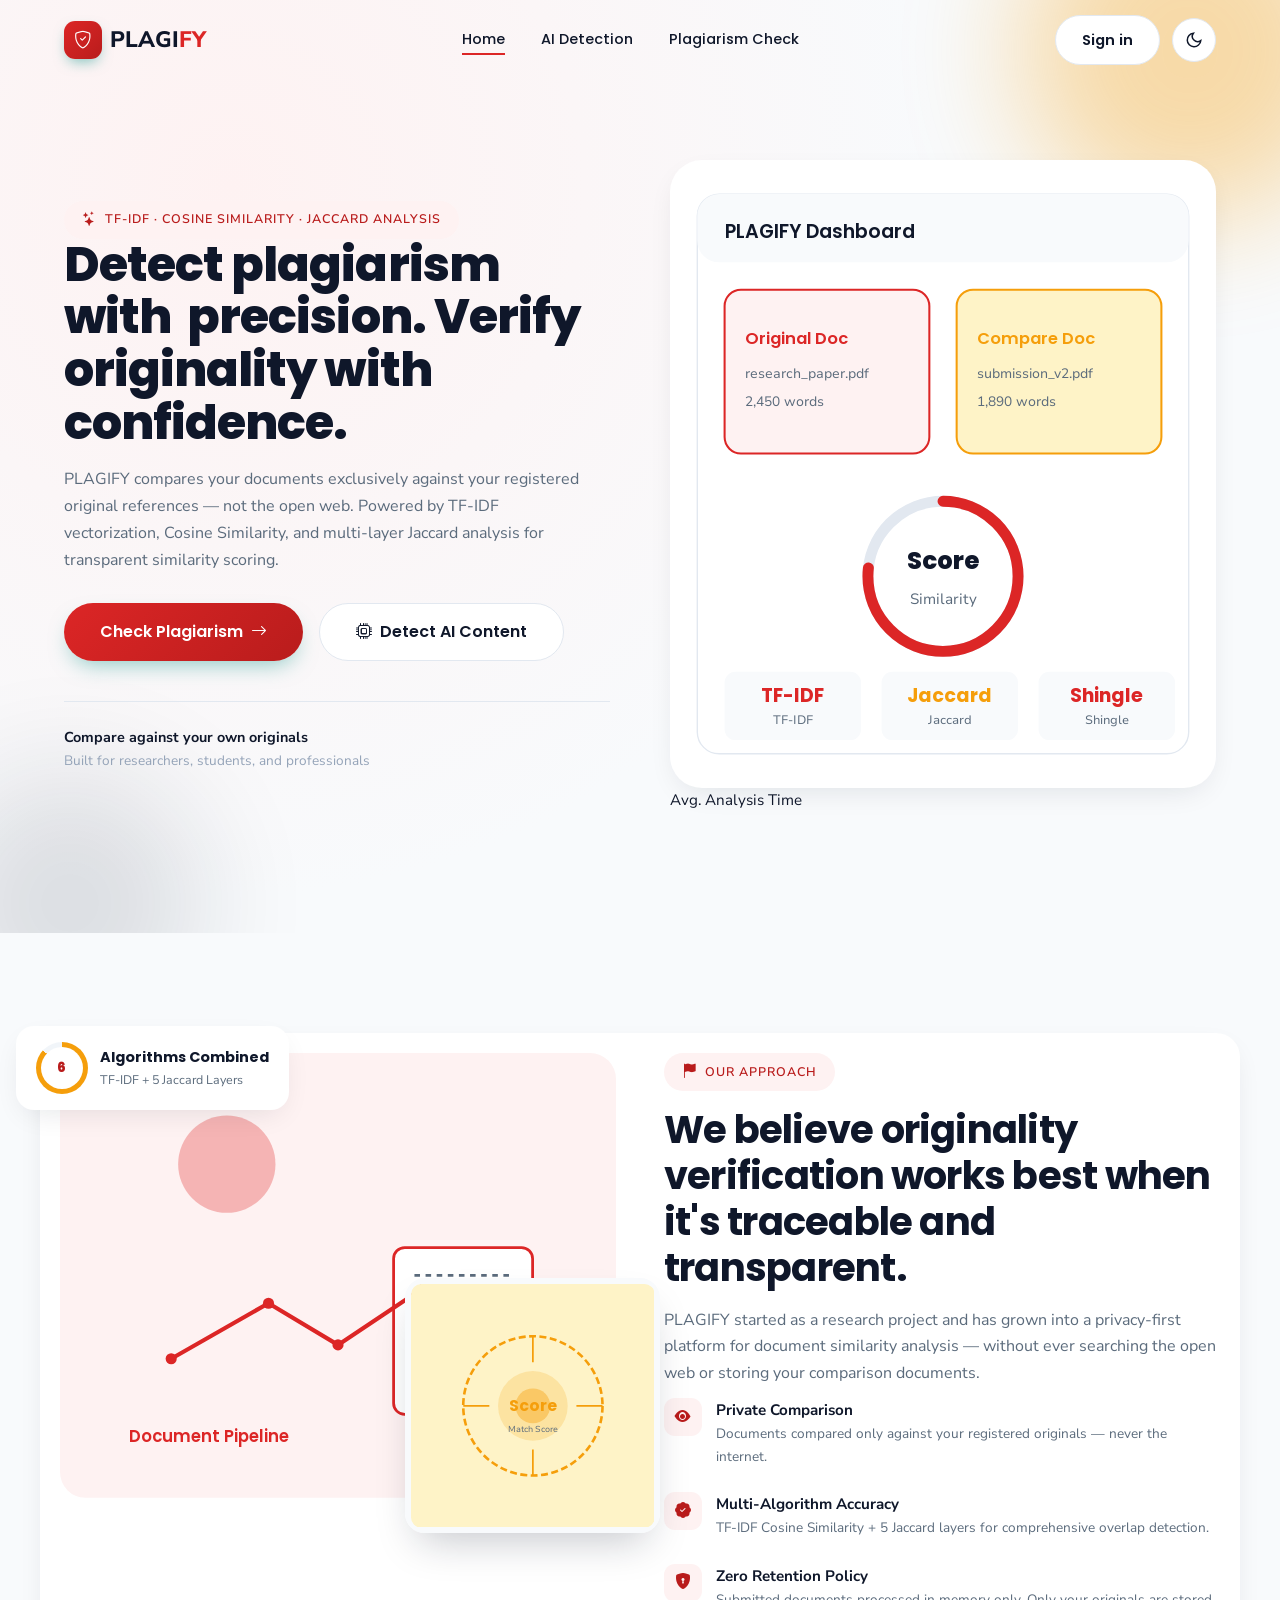
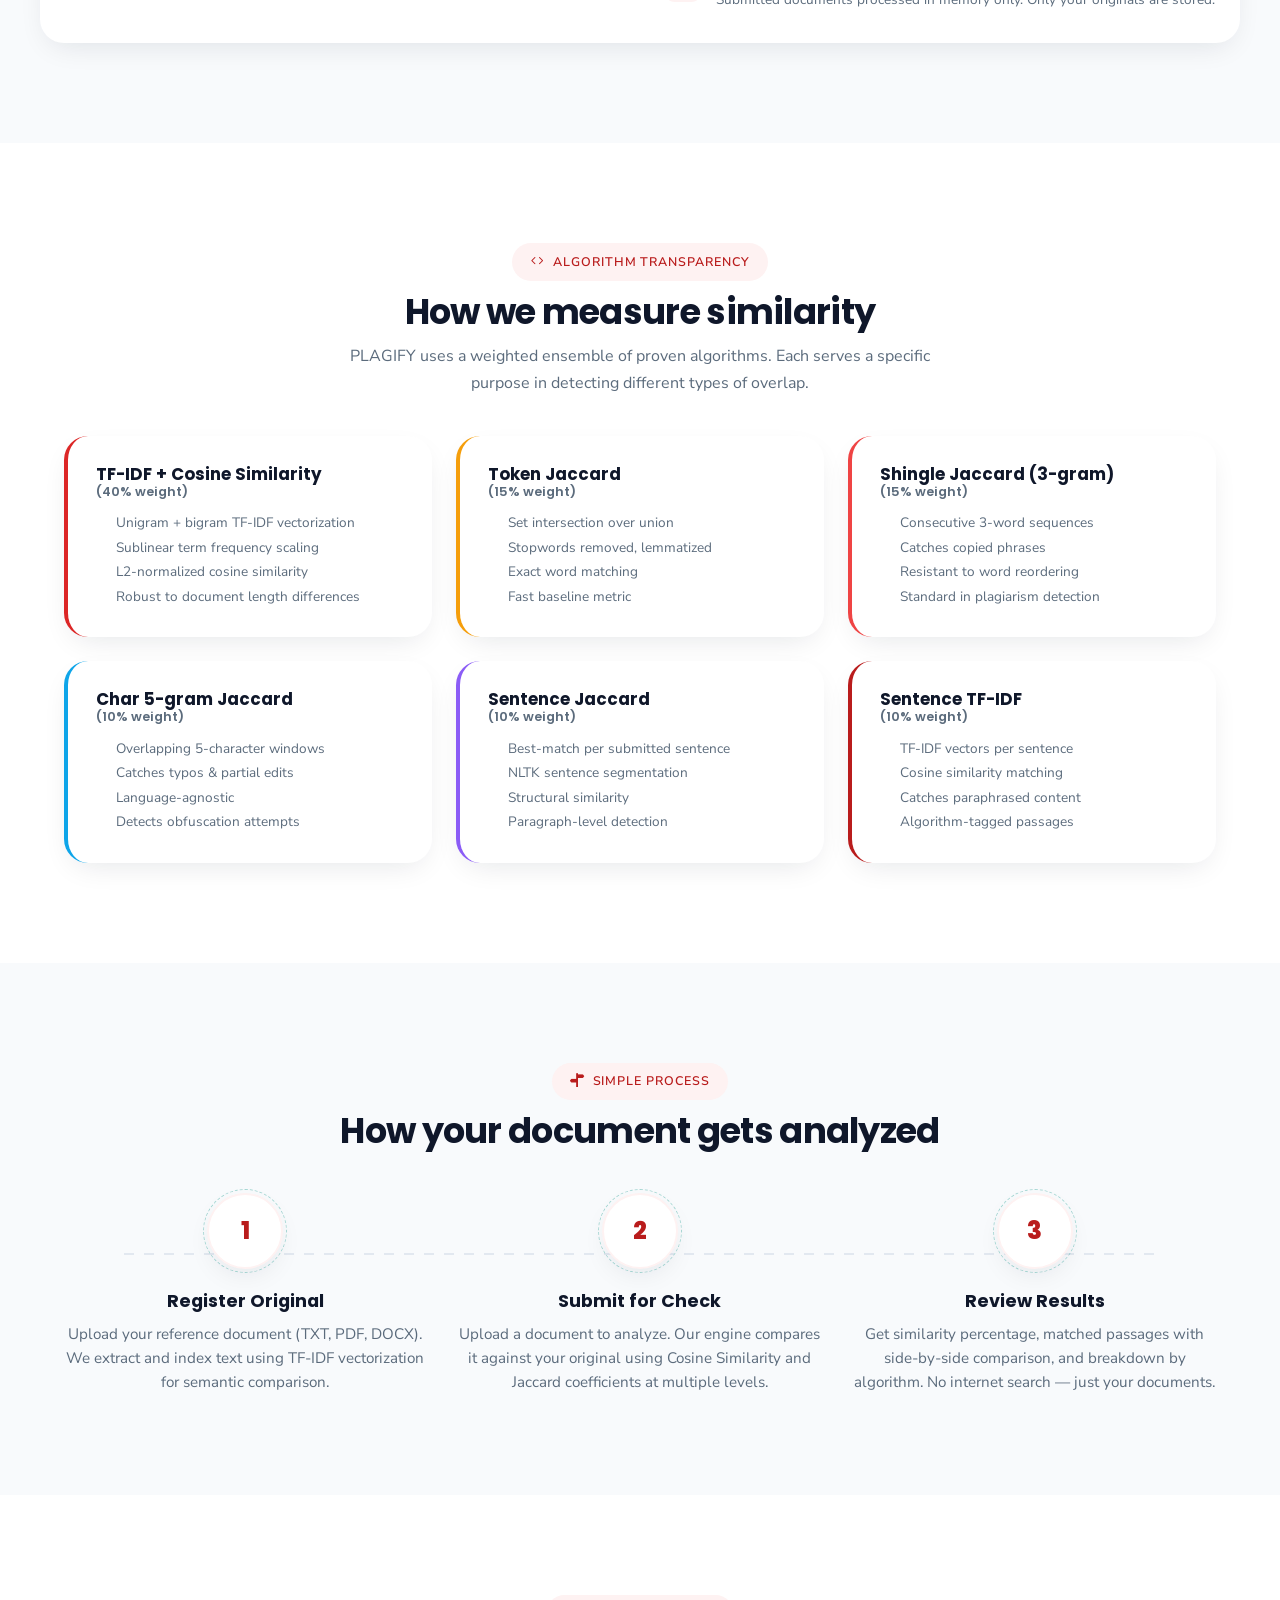
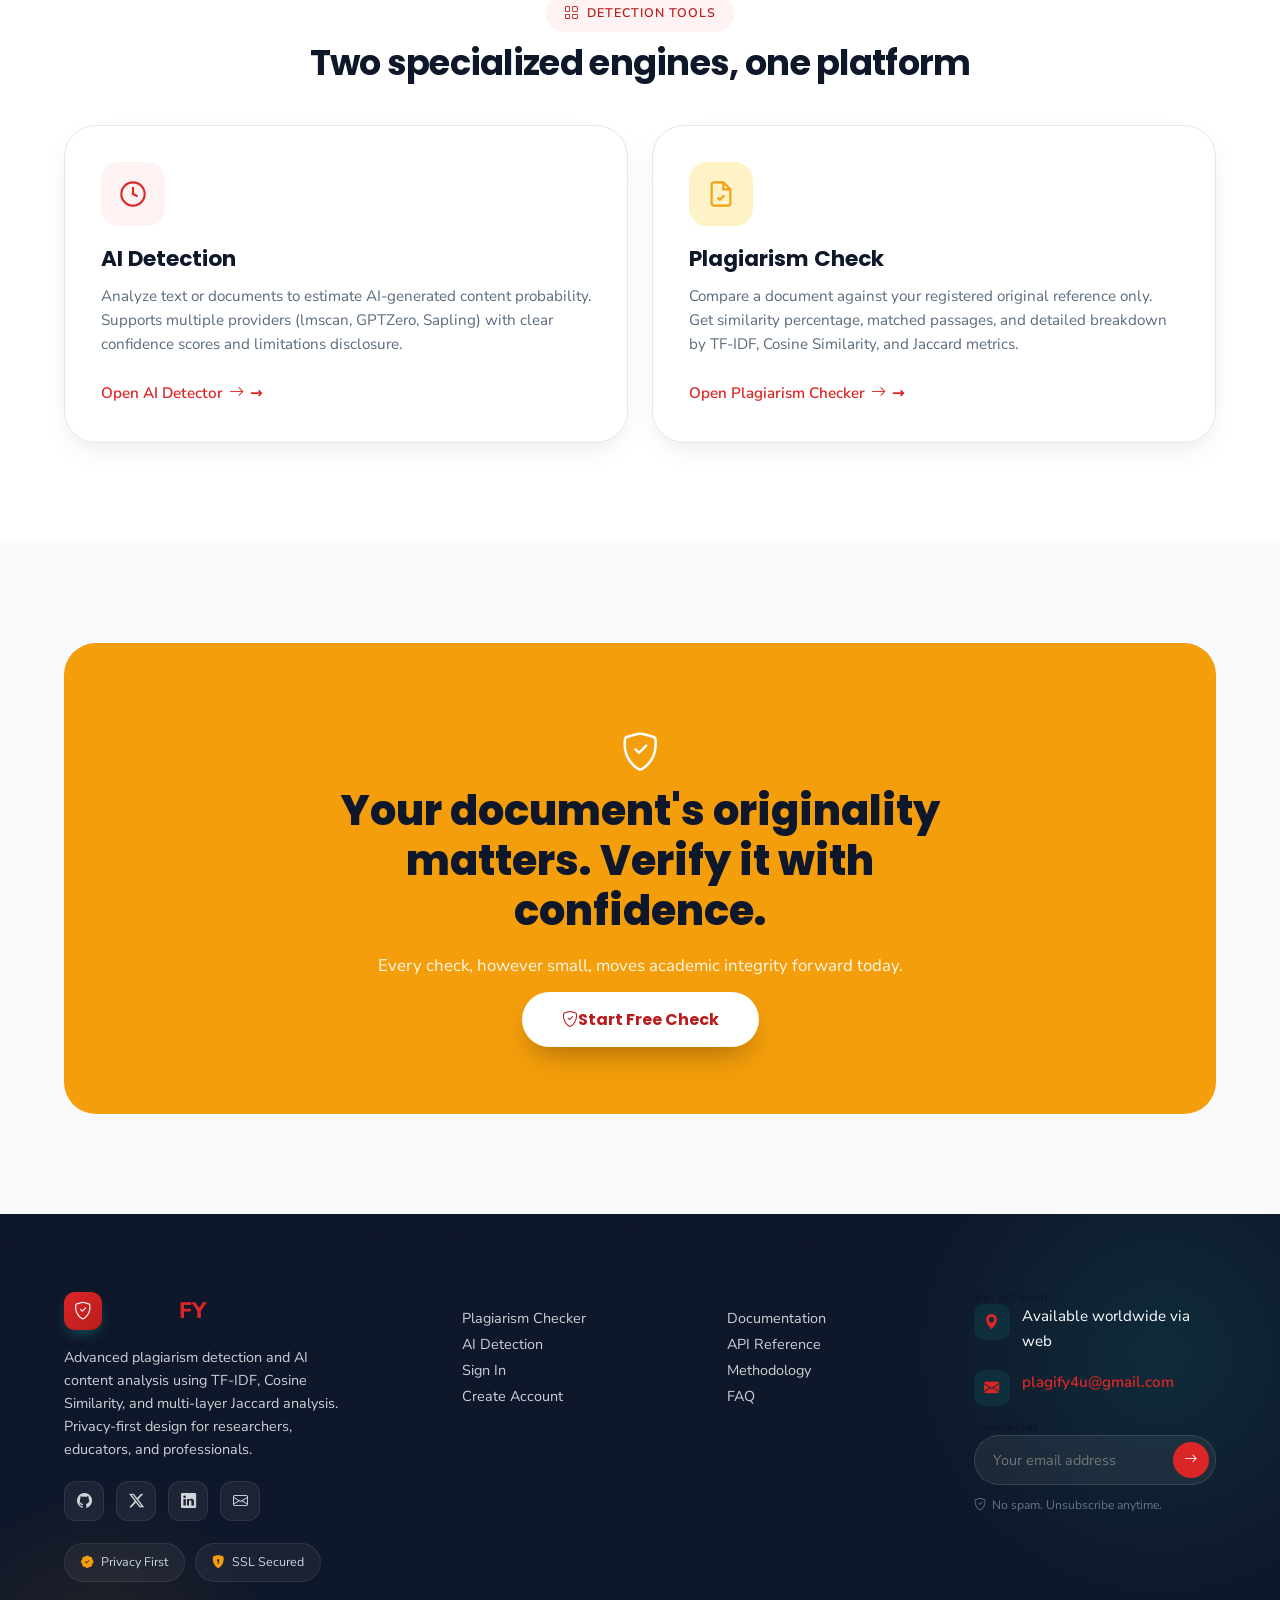
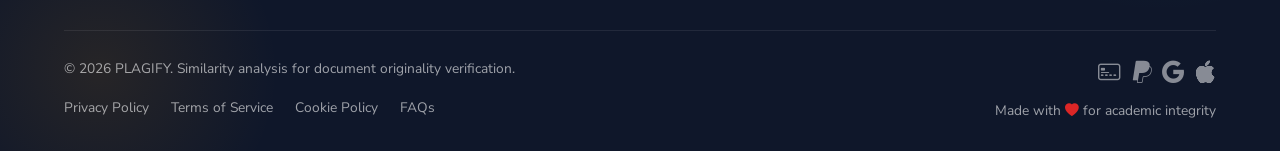
<file: frontend/checker.html>
<!DOCTYPE html>
<html lang="en">
<head>
  <meta charset="UTF-8" />
  <meta http-equiv="refresh" content="0;url=index.html" />
  <title>Redirecting…</title>
  <script>window.location.replace("index.html");</script>
</head>
<body>
  <p>Redirecting to <a href="index.html">Plagify Checker</a>…</p>
</body>
</html>
</file>
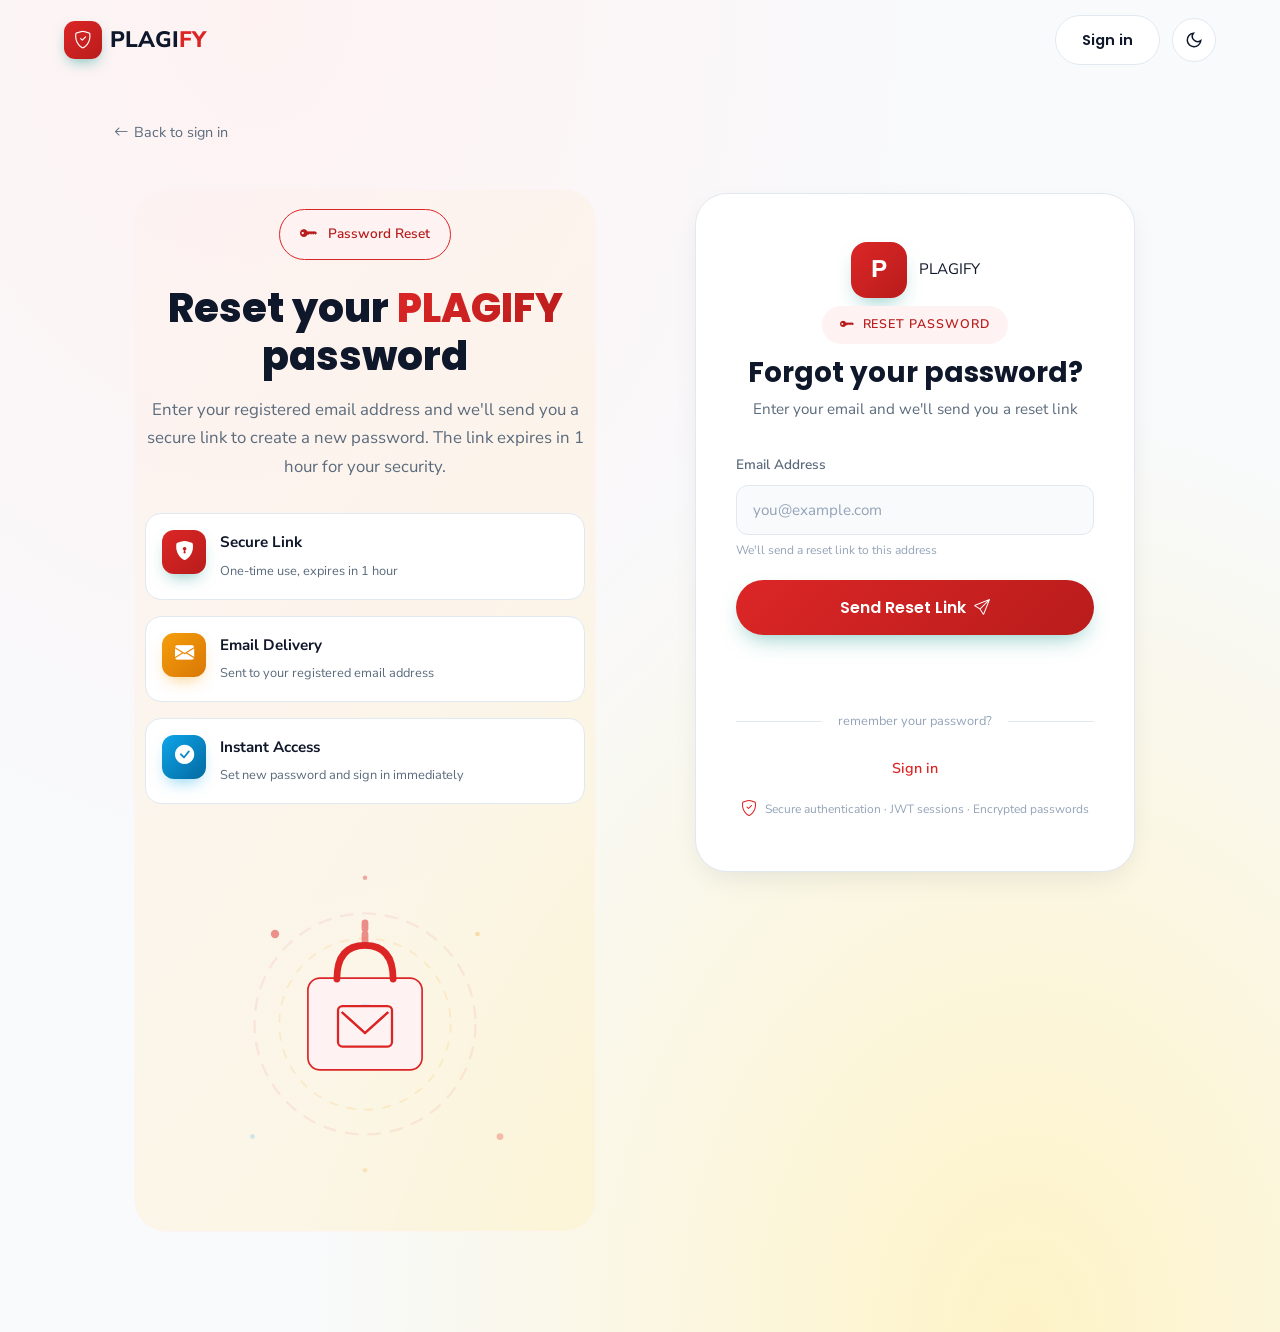
<file: frontend/forgot-password.html>
<!DOCTYPE html>
<html lang="en">
<head>
  <meta charset="UTF-8">
  <meta name="viewport" content="width=device-width, initial-scale=1.0">
  <title>Reset Password — PLAGIFY</title>
  <meta name="description" content="Reset your PLAGIFY account password">
  <link rel="preconnect" href="https://fonts.googleapis.com">
  <link rel="preconnect" href="https://fonts.gstatic.com" crossorigin>
  <link href="https://fonts.googleapis.com/css2?family=Poppins:wght@400;500;600;700;800&family=Nunito+Sans:wght@400;500;600;700&display=swap" rel="stylesheet">
  <link rel="stylesheet" href="https://cdn.jsdelivr.net/npm/bootstrap-icons@1.11.3/font/bootstrap-icons.css">
  <link rel="stylesheet" href="style.css">
  <script>
    (function(){var t=localStorage.getItem("plagify-theme");if(t!=="light"&&t!=="dark"){t=window.matchMedia&&window.matchMedia("(prefers-color-scheme: dark)").matches?"dark":"light";}document.documentElement.setAttribute("data-theme",t);})();
  </script>
</head>
<body>
  <header class="site-header" id="siteHeader">
    <div class="container header-inner">
      <a href="index.html" class="hw-logo" aria-label="PLAGIFY Home">
        <span class="hw-logo-mark"><i class="bi bi-shield-check"></i></span>
        <span class="hw-logo-text">PLAGI<span class="dot">FY</span></span>
      </a>
      <div class="header-actions">
        <a href="login.html" class="btn btn-outline">Sign in</a>
        <button class="theme-toggle" id="themeToggle" aria-label="Toggle theme" title="Toggle theme">
          <svg class="icon-sun" width="18" height="18" viewBox="0 0 24 24" fill="none" stroke="currentColor" stroke-width="2"><circle cx="12" cy="12" r="4"/><path d="M12 2v2M12 20v2M4.93 4.93l1.41 1.41M17.66 17.66l1.41 1.41M2 12h2M20 12h2M4.93 19.07l1.41-1.41M17.66 6.34l1.41-1.41"/></svg>
          <svg class="icon-moon" width="18" height="18" viewBox="0 0 24 24" fill="none" stroke="currentColor" stroke-width="2"><path d="M21 12.79A9 9 0 1 1 11.21 3 7 7 0 0 0 21 12.79z"/></svg>
        </button>
      </div>
    </div>
  </header>

  <main class="auth-page">
    <div class="container auth-container">
      <a href="login.html" class="auth-back-link" aria-label="Back to sign in">
        <i class="bi bi-arrow-left"></i> Back to sign in
      </a>

      <div class="auth-wrapper">
        <!-- Left side - Brand/Illustration -->
        <div class="auth-illustration" data-aos="fade-right">
          <div class="illustration-content">
            <div class="illustration-badge">
              <i class="bi bi-key-fill"></i>
              <span>Password Reset</span>
            </div>
            <h2>Reset your <span class="brand-highlight">PLAGIFY</span> password</h2>
            <p>Enter your registered email address and we'll send you a secure link to create a new password. The link expires in 1 hour for your security.</p>
            
            <div class="illustration-features">
              <div class="illustration-feature">
                <div class="feature-icon"><i class="bi bi-shield-lock-fill"></i></div>
                <div>
                  <strong>Secure Link</strong>
                  <span>One-time use, expires in 1 hour</span>
                </div>
              </div>
              <div class="illustration-feature">
                <div class="feature-icon"><i class="bi bi-envelope-fill"></i></div>
                <div>
                  <strong>Email Delivery</strong>
                  <span>Sent to your registered email address</span>
                </div>
              </div>
              <div class="illustration-feature">
                <div class="feature-icon"><i class="bi bi-check-circle-fill"></i></div>
                <div>
                  <strong>Instant Access</strong>
                  <span>Set new password and sign in immediately</span>
                </div>
              </div>
            </div>

            <div class="illustration-visual" aria-hidden="true">
              <svg class="auth-illustration-svg" viewBox="0 0 320 320" preserveAspectRatio="xMidYMid meet">
                <!-- Central lock icon with animation -->
                <g class="lock-group">
                  <!-- Outer ring pulsing -->
                  <circle cx="160" cy="160" r="90" fill="none" stroke="var(--clr-primary)" stroke-width="2" stroke-dasharray="12 8" opacity="0.2">
                    <animate attributeName="r" values="90;100;90" dur="3s" repeatCount="indefinite"/>
                    <animate attributeName="opacity" values="0.2;0.05;0.2" dur="3s" repeatCount="indefinite"/>
                  </circle>
                  <circle cx="160" cy="160" r="70" fill="none" stroke="var(--clr-secondary)" stroke-width="1.5" stroke-dasharray="8 8" opacity="0.15">
                    <animate attributeName="r" values="70;80;70" dur="4s" repeatCount="indefinite"/>
                  </circle>
                  
                  <!-- Lock body -->
                  <rect x="110" y="120" width="100" height="80" rx="10" fill="var(--clr-surface)" stroke="var(--clr-primary)" stroke-width="3"/>
                  <rect x="110" y="120" width="100" height="80" rx="10" fill="var(--clr-primary-light)"/>
                  
                  <!-- Shackle -->
                  <path d="M135 120 Q135 90 160 90 Q185 90 185 120" fill="none" stroke="var(--clr-primary)" stroke-width="6" stroke-linecap="round"/>
                  <path d="M160 90 Q160 70 160 70" fill="none" stroke="var(--clr-primary)" stroke-width="6" stroke-linecap="round" stroke-dasharray="10 5" opacity="0.5">
                    <animate attributeName="stroke-dashoffset" values="0;20;0" dur="2s" repeatCount="indefinite"/>
                  </path>
                  
                  <!-- Keyhole -->
                  <circle cx="160" cy="155" r="12" fill="var(--clr-bg)" stroke="var(--clr-border)" stroke-width="2"/>
                  <rect x="157" y="155" width="6" height="20" rx="3" fill="var(--clr-bg)" stroke="var(--clr-border)" stroke-width="2"/>
                  
                  <!-- Sparkles around lock -->
                  <g class="sparkles">
                    <circle cx="80" cy="80" r="3" fill="var(--clr-primary)" opacity="0.7">
                      <animate attributeName="opacity" values="0.7;0.1;0.7" dur="1.5s" repeatCount="indefinite"/>
                      <animate attributeName="r" values="3;5;3" dur="1.5s" repeatCount="indefinite"/>
                    </circle>
                    <circle cx="260" cy="80" r="2" fill="var(--clr-secondary)" opacity="0.6">
                      <animate attributeName="opacity" values="0.6;0.1;0.6" dur="1.8s" repeatCount="indefinite"/>
                    </circle>
                    <circle cx="60" cy="260" r="2" fill="#0ea5e9" opacity="0.6">
                      <animate attributeName="opacity" values="0.6;0.1;0.6" dur="2s" repeatCount="indefinite"/>
                    </circle>
                    <circle cx="280" cy="260" r="3" fill="var(--clr-primary)" opacity="0.5">
                      <animate attributeName="opacity" values="0.5;0.1;0.5" dur="1.7s" repeatCount="indefinite"/>
                    </circle>
                    <circle cx="160" cy="30" r="2" fill="var(--clr-primary)" opacity="0.6">
                      <animate attributeName="opacity" values="0.6;0.1;0.6" dur="1.6s" repeatCount="indefinite"/>
                    </circle>
                    <circle cx="160" cy="290" r="2" fill="var(--clr-secondary)" opacity="0.5">
                      <animate attributeName="opacity" values="0.5;0.1;0.5" dur="1.9s" repeatCount="indefinite"/>
                    </circle>
                  </g>
                </g>
                
                <!-- Email icon floating -->
                <g class="email-float" style="transform: translate(160px, 160px);">
                  <animateTransform attributeName="transform" type="translate" values="160,160; 160,150; 160,160" dur="3s" repeatCount="indefinite"/>
                  <rect x="-24" y="-16" width="48" height="36" rx="4" fill="var(--clr-primary-light)" stroke="var(--clr-primary)" stroke-width="2"/>
                  <path d="M-20 -10 L0 8 L20 -10" fill="none" stroke="var(--clr-primary)" stroke-width="2" stroke-linecap="round" stroke-linejoin="round"/>
                  <path d="M-20 -10 L0 8" fill="none" stroke="var(--clr-primary)" stroke-width="2" stroke-linecap="round"/>
                  <path d="M20 -10 L0 8" fill="none" stroke="var(--clr-primary)" stroke-width="2" stroke-linecap="round"/>
                </g>
              </svg>
            </div>
          </div>
        </div>

        <!-- Right side - Reset Form -->
        <div class="auth-form-container" data-aos="fade-left">
          <div class="auth-card">
            <div class="auth-brand">
              <div class="brand-mark">P</div>
              <span>PLAGIFY</span>
            </div>

            <div class="auth-heading">
              <span class="eyebrow" style="justify-content: center;"><i class="bi bi-key-fill"></i> Reset Password</span>
              <h1>Forgot your password?</h1>
              <p>Enter your email and we'll send you a reset link</p>
            </div>

            <!-- Step 1: Request Reset -->
            <form id="forgotForm" novalidate>
              <div class="input-group">
                <label for="resetEmail">Email Address</label>
                <input type="email" id="resetEmail" name="email" placeholder="you@example.com" required autocomplete="email" aria-describedby="resetEmailHint">
                <span id="resetEmailHint" class="input-hint">We'll send a reset link to this address</span>
              </div>

              <button type="submit" class="btn btn-primary btn-lg auth-submit" id="forgotSubmitBtn">
                <span class="btn-text">Send Reset Link</span>
                <span class="btn-loading" hidden><span class="spinner spinner-sm"></span> Sending…</span>
                <i class="bi bi-send"></i>
              </button>

              <div class="login-message" id="forgotMessage" aria-live="polite"></div>
            </form>

            <!-- Step 2: Success State (hidden initially) -->
            <div id="resetSuccessState" class="reset-success-state" hidden>
              <div class="success-icon">
                <i class="bi bi-check-circle-fill"></i>
              </div>
              <h2>Check your email</h2>
              <p>We've sent a password reset link to <strong id="sentEmail"></strong></p>
              <p class="reset-note">The link expires in <strong>1 hour</strong>. If you don't see it, check your spam folder.</p>
              
              <div class="reset-actions">
                <button type="button" class="btn btn-primary" id="resendLinkBtn">
                  <i class="bi bi-arrow-clockwise"></i> Resend Email
                </button>
                <a href="login.html" class="btn btn-outline">Back to Sign In</a>
              </div>
              
              <div class="reset-help">
                <p><i class="bi bi-info-circle"></i> Didn't receive the email? <a href="#" id="contactSupport">Contact support</a></p>
              </div>
            </div>

            <div class="auth-divider">
              <span>remember your password?</span>
            </div>

            <div class="auth-footer">
              <p><a href="login.html">Sign in</a></p>
            </div>

            <div class="auth-secure">
              <i class="bi bi-shield-check"></i>
              <p>Secure authentication · JWT sessions · Encrypted passwords</p>
            </div>
          </div>
        </div>
      </div>
    </div>
  </main>

  <div class="toast-container" id="toastContainer" aria-live="polite" aria-atomic="true"></div>

  <script src="https://unpkg.com/aos@2.3.1/dist/aos.js"></script>
  <script src="api.js"></script>
  <script src="theme.js"></script>
  <script src="forgot-password.js"></script>
</body>
</html>
</file>
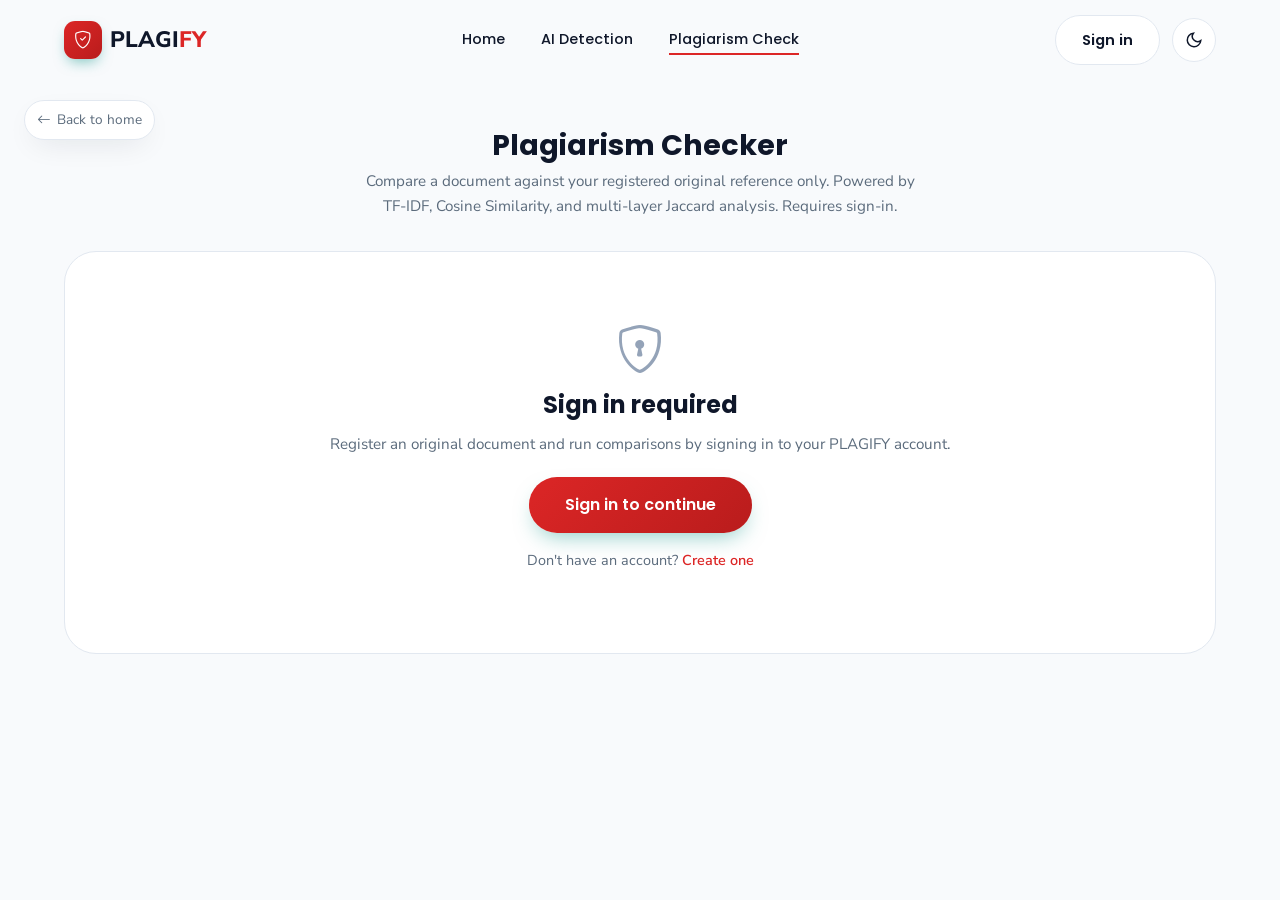
<file: frontend/plagiarism.html>
<!DOCTYPE html>
<html lang="en">
<head>
  <meta charset="UTF-8">
  <meta name="viewport" content="width=device-width, initial-scale=1.0">
  <meta name="description" content="PLAGIFY Plagiarism Checker - Compare documents against your registered original using TF-IDF, Cosine Similarity, and Jaccard analysis">
  <title>Plagiarism Checker — PLAGIFY</title>
  <link rel="preconnect" href="https://fonts.googleapis.com">
  <link rel="preconnect" href="https://fonts.gstatic.com" crossorigin>
  <link href="https://fonts.googleapis.com/css2?family=Poppins:wght@400;500;600;700;800&family=Nunito+Sans:wght@400;500;600;700&display=swap" rel="stylesheet">
  <link rel="stylesheet" href="https://cdn.jsdelivr.net/npm/bootstrap-icons@1.11.3/font/bootstrap-icons.css">
  <link rel="stylesheet" href="style.css">
  <script>
    (function(){var t=localStorage.getItem("plagify-theme");if(t!=="light"&&t!=="dark"){t=window.matchMedia&&window.matchMedia("(prefers-color-scheme: dark)").matches?"dark":"light";}document.documentElement.setAttribute("data-theme",t);})();
  </script>
</head>
<body>
  <header class="site-header" id="siteHeader">
    <div class="container header-inner">
      <a href="index.html" class="hw-logo" aria-label="PLAGIFY Home">
        <span class="hw-logo-mark"><i class="bi bi-shield-check"></i></span>
        <span class="hw-logo-text">PLAGI<span class="dot">FY</span></span>
      </a>
      <nav class="main-nav" id="mainNav" aria-label="Main navigation">
        <ul class="nav-hw">
          <li><a href="index.html" class="nav-link">Home</a></li>
          <li><a href="ai-detection.html" class="nav-link">AI Detection</a></li>
          <li><a href="plagiarism.html" class="nav-link active">Plagiarism Check</a></li>
        </ul>
      </nav>
      <div class="header-actions">
        <a href="login.html" class="btn btn-outline" id="signInBtn">Sign in</a>
        <div class="user-menu" id="userMenu" hidden>
          <button type="button" class="user-chip" id="userChip" aria-haspopup="true" aria-expanded="false">
            <span class="user-avatar" id="userAvatar">U</span>
            <span class="user-meta">
              <span class="user-name" id="userName">Account</span>
              <span class="user-email" id="userEmail"></span>
            </span>
            <svg class="user-caret" width="14" height="14" viewBox="0 0 24 24" fill="none" stroke="currentColor" stroke-width="2"><path d="M6 9l6 6 6-6"/></svg>
          </button>
          <div class="user-dropdown" id="userDropdown" hidden>
            <button type="button" class="user-dropdown-item" id="profileBtn">Profile / Settings</button>
            <button type="button" class="user-dropdown-item danger" id="logoutBtn">Logout</button>
          </div>
        </div>
        <button class="theme-toggle" id="themeToggle" aria-label="Toggle theme" title="Toggle theme">
          <svg class="icon-sun" width="18" height="18" viewBox="0 0 24 24" fill="none" stroke="currentColor" stroke-width="2"><circle cx="12" cy="12" r="4"/><path d="M12 2v2M12 20v2M4.93 4.93l1.41 1.41M17.66 17.66l1.41 1.41M2 12h2M20 12h2M4.93 19.07l1.41-1.41M17.66 6.34l1.41-1.41"/></svg>
          <svg class="icon-moon" width="18" height="18" viewBox="0 0 24 24" fill="none" stroke="currentColor" stroke-width="2"><path d="M21 12.79A9 9 0 1 1 11.21 3 7 7 0 0 0 21 12.79z"/></svg>
        </button>
        <button class="menu-toggle" id="menuToggle" aria-label="Toggle menu"><span></span><span></span><span></span></button>
      </div>
    </div>
  </header>

  <main class="tool-page">
    <div class="container">
      <!-- Back to home button - fixed top-left -->
<a href="index.html" class="back-to-home" aria-label="Back to home">
  <i class="bi bi-arrow-left"></i> Back to home
</a>

<div class="tool-header" data-aos="fade-up">
        <h1>Plagiarism Checker</h1>
        <p class="tool-intro">Compare a document against your registered original reference only. Powered by TF-IDF, Cosine Similarity, and multi-layer Jaccard analysis. Requires sign-in.</p>
      </div>

      <!-- Auth Gate -->
      <div id="authGate" class="auth-gate" hidden data-aos="fade-up">
        <i class="bi bi-shield-lock" style="font-size: 3rem; margin-bottom: 20px; color: var(--clr-text-light);"></i>
        <h2>Sign in required</h2>
        <p>Register an original document and run comparisons by signing in to your PLAGIFY account.</p>
        <a href="login.html" class="btn btn-primary btn-lg">Sign in to continue</a>
        <p style="margin-top: 16px; font-size: 0.9rem; color: var(--clr-text-muted);">Don't have an account? <a href="registration.html" style="color: var(--clr-primary); font-weight: 600;">Create one</a></p>
      </div>

      <!-- Main Workspace -->
      <div id="plagWorkspace" hidden>
        <!-- Original Document Section -->
        <section class="checker-card checker-card-spaced" data-aos="fade-up">
          <div style="display: flex; align-items: center; justify-content: space-between; flex-wrap: wrap; gap: 12px; margin-bottom: 20px;">
            <div>
              <h2 style="font-size: 1.25rem; margin-bottom: 4px;">Original Reference Document</h2>
              <p class="muted" style="font-size: 0.9rem;">Upload your reference document. This will be used as the baseline for all comparisons.</p>
            </div>
            <div class="action-row" style="margin-top: 0;">
              <button class="btn btn-outline" type="button" id="origViewDbBtn">
                <i class="bi bi-eye"></i> View Saved
              </button>
            </div>
          </div>

          <div id="origStatus" class="status-box muted">Checking registration…</div>

          <div class="dropzone" id="origDropzone">
            <div class="dropzone-icon">
              <i class="bi bi-cloud-upload" style="font-size: 3rem;"></i>
            </div>
            <p class="dropzone-title">Upload Original Document</p>
            <p class="dropzone-sub">TXT, PDF, DOCX · Saved to database automatically</p>
            <button class="btn btn-primary" type="button" id="origUploadBtn">
              <i class="bi bi-cloud-upload"></i> Choose File
            </button>
            <input type="file" id="origFileInput" hidden accept=".txt,.pdf,.docx,.doc">
          </div>

          <div class="file-selected" id="origFileSelected" hidden>
            <div class="file-chip">
              <i class="bi bi-file-earmark-text"></i>
              <span id="origFileName"></span>
              <button type="button" id="origRemoveFile" aria-label="Remove file">&times;</button>
            </div>
          </div>

          <div class="action-row" style="margin-top: 16px;">
            <button class="btn btn-outline" type="button" id="origReplaceBtn" hidden>
              <i class="bi bi-cloud-upload"></i> Upload New Original
            </button>
            <button class="btn btn-ghost" type="button" id="origDeleteBtn" hidden>
              <i class="bi bi-trash"></i> Delete Original
            </button>
          </div>

          <div class="progress-wrap" id="origLoading" hidden>
            <div class="progress-track"><div class="progress-fill" style="width: 0%"></div></div>
            <p class="progress-label">Saving original to database…</p>
          </div>
          <p class="error-banner" id="origError" hidden></p>
        </section>

        <!-- Saved Files Modal -->
        <div class="modal-overlay" id="savedFilesModal" hidden role="dialog" aria-modal="true" aria-labelledby="savedFilesTitle">
          <div class="modal-card" style="max-width: 600px;">
            <div class="modal-header">
              <h2 id="savedFilesTitle">Saved Original Documents</h2>
              <button type="button" class="modal-close" id="savedFilesClose" aria-label="Close modal">&times;</button>
            </div>
            <div class="modal-body">
              <p class="muted" id="savedFilesSummary">Loading…</p>
              <div id="savedFilesList" class="saved-files-list"></div>
            </div>
          </div>
        </div>

        <!-- Comparison Document Section -->
        <section class="checker-card" data-aos="fade-up" data-aos-delay="100">
          <div style="display: flex; align-items: center; justify-content: space-between; flex-wrap: wrap; gap: 12px; margin-bottom: 20px;">
            <div>
              <h2 style="font-size: 1.25rem; margin-bottom: 4px;">Document to Compare</h2>
              <p class="muted" style="font-size: 0.9rem;">Upload a document to check against your registered original. This document is not saved after analysis.</p>
            </div>
          </div>

          <div class="dropzone" id="cmpDropzone">
            <div class="dropzone-icon">
              <i class="bi bi-file-earmark-arrow-up" style="font-size: 3rem;"></i>
            </div>
            <p class="dropzone-title">Upload Document to Check</p>
            <p class="dropzone-sub">TXT, PDF, DOCX · Not saved after analysis</p>
            <button class="btn btn-outline" type="button" id="cmpBrowseBtn">
              <i class="bi bi-folder2-open"></i> Browse Files
            </button>
            <input type="file" id="cmpFileInput" hidden accept=".txt,.pdf,.docx,.doc">
          </div>

          <div class="file-selected" id="cmpFileSelected" hidden>
            <div class="file-chip">
              <i class="bi bi-file-earmark-text"></i>
              <span id="cmpFileName"></span>
              <button type="button" id="cmpRemoveFile" aria-label="Remove file">&times;</button>
            </div>
          </div>

          <div class="action-row" style="margin-top: 24px;">
            <button class="btn btn-primary btn-lg" type="button" id="cmpBtn" style="flex: 1;">
              <i class="bi bi-search"></i> Compare to Original
            </button>
          </div>

          <div class="progress-wrap" id="cmpLoading" hidden>
            <div class="progress-track"><div class="progress-fill" style="width: 0%"></div></div>
            <p class="progress-label">Comparing documents…</p>
          </div>
          <p class="error-banner" id="cmpError" hidden></p>

          <!-- Results Card -->
          <div class="result-card" id="cmpResult" hidden data-aos="fade-up">
            <div class="result-ring-wrap">
              <div class="result-ring">
                <svg viewBox="0 0 140 140">
                  <circle class="ring-bg" cx="70" cy="70" r="62"></circle>
                  <circle class="ring-fill" id="cmpRing" cx="70" cy="70" r="62"></circle>
                </svg>
                <div class="ring-label">
                  <strong id="cmpPct">0%</strong>
                  <span>Similarity</span>
                </div>
              </div>
            </div>
            <div class="result-metrics">
              <div class="metric">
                <span class="metric-label">TF-IDF Cosine</span>
                <span class="metric-value" id="cmpTfidf">—</span>
              </div>
              <div class="metric">
                <span class="metric-label">Token Overlap</span>
                <span class="metric-value" id="cmpToken">—</span>
              </div>
              <div class="metric">
                <span class="metric-label">Shingle (3-gram)</span>
                <span class="metric-value" id="cmpShingle">—</span>
              </div>
              <div class="metric">
                <span class="metric-label">Char 5-gram</span>
                <span class="metric-value" id="cmpCharGram">—</span>
              </div>
              <div class="metric">
                <span class="metric-label">Sentence Jaccard</span>
                <span class="metric-value" id="cmpSentJaccard">—</span>
              </div>
              <div class="metric">
                <span class="metric-label">Sentence TF-IDF</span>
                <span class="metric-value" id="cmpSentTfidf">—</span>
              </div>
              <div class="metric">
                <span class="metric-label">Matched Passages</span>
                <span class="metric-value" id="cmpMatches">—</span>
              </div>
              <div class="metric">
                <span class="metric-label">Original Doc</span>
                <span class="metric-value" id="cmpOrigName">—</span>
              </div>
            </div>
            <p class="disclaimer" id="cmpMethod"></p>
            <p class="disclaimer" id="cmpDisclaimer"></p>
            <div id="passageList" class="passage-list"></div>
            
            <!-- Unmatched Content Section -->
            <div id="unmatchedSection" hidden style="margin-top: 24px; padding-top: 24px; border-top: 1px solid var(--clr-border);">
              <h4 style="font-size: 0.95rem; margin-bottom: 12px; display: flex; align-items: center; gap: 8px; color: var(--clr-text);">
                <i class="bi bi-file-text" style="color: var(--clr-primary);"></i> Unique Content Locations (Not Found in Original)
              </h4>
              <p class="muted" style="font-size: 0.85rem; margin-bottom: 16px;">The following locations in your submitted document contain content not found in the original reference.</p>
              <div id="unmatchedList" class="passage-list" style="max-height: 300px; overflow-y: auto;"></div>
            </div>
            
            <div class="action-row" style="margin-top: 20px; padding-top: 20px; border-top: 1px solid var(--clr-border);">
              <button class="btn btn-outline" type="button" id="downloadReportBtn">
                <i class="bi bi-download"></i> Download Report
              </button>
            </div>
          </div>
        </section>
      </div>
    </div>
  </main>

  <!-- Profile Modal -->
  <div class="modal-overlay" id="profileModal" hidden role="dialog" aria-modal="true" aria-labelledby="profileModalTitle">
    <div class="modal-card">
      <div class="modal-header">
        <h2 id="profileModalTitle">Profile / Settings</h2>
        <button type="button" class="modal-close" id="profileModalClose" aria-label="Close modal">&times;</button>
      </div>
      <div class="modal-body">
        <div class="profile-preview">
          <div class="profile-avatar-wrap">
            <span class="user-avatar large" id="profileAvatar">U</span>
            <label class="avatar-upload-btn" for="profilePictureInput" title="Change photo">
              <svg width="14" height="14" viewBox="0 0 24 24" fill="none" stroke="currentColor" stroke-width="2" aria-hidden="true"><path d="M23 19a2 2 0 0 1-2 2H3a2 2 0 0 1-2-2V8a2 2 0 0 1 2-2h4l2-3h6l2 3h4a2 2 0 0 1 2 2z"/><circle cx="12" cy="13" r="4"/></svg>
              <span class="sr-only">Upload profile picture</span>
            </label>
            <input type="file" id="profilePictureInput" accept="image/jpeg,image/png,image/webp,image/gif" hidden>
          </div>
          <div>
            <p class="profile-email" id="profileEmail">—</p>
            <p class="profile-provider" id="profileProvider">Signed in with Email</p>
            <div class="profile-photo-actions">
              <button type="button" class="btn-text-link" id="profilePictureChoose">Change photo</button>
              <button type="button" class="btn-text-link danger" id="profilePictureRemove" hidden>Remove photo</button>
            </div>
          </div>
        </div>

        <div class="input-group">
          <label for="profileNameInput">Full name</label>
          <input type="text" id="profileNameInput" maxlength="120" placeholder="Your display name">
        </div>
        <div class="input-group">
          <label for="profilePhoneInput">Phone number</label>
          <input type="tel" id="profilePhoneInput" maxlength="15" placeholder="10-digit mobile number">
        </div>
        <div class="input-group">
          <label for="profileInstitutionInput">Institution / College</label>
          <input type="text" id="profileInstitutionInput" maxlength="200" placeholder="e.g. GL Bajaj Institute">
        </div>
        <div class="input-group">
          <label for="profileRoleInput">I am a</label>
          <select id="profileRoleInput">
            <option value="">Select role</option>
            <option value="student">Student</option>
            <option value="teacher">Teacher / Faculty</option>
            <option value="researcher">Researcher</option>
            <option value="professional">Working Professional</option>
            <option value="other">Other</option>
          </select>
        </div>
        <p class="profile-hint" id="profileHint">Complete any missing details (especially after Google sign-in). Photo: JPEG, PNG, WebP or GIF.</p>
        <div class="modal-actions">
          <button type="button" class="btn btn-primary" id="profileSaveBtn">Save profile</button>
          <button type="button" class="btn btn-outline" id="profileCancelBtn">Cancel</button>
        </div>
        <p class="login-message" id="profileMessage"></p>
      </div>
    </div>
  </div>

  <div class="toast-container" id="toastContainer" aria-live="polite" aria-atomic="true"></div>

  <button class="scroll-top" id="scrollTop" aria-label="Scroll to top" tabindex="0">
    <svg viewBox="0 0 52 52"><circle class="progress-bg" cx="26" cy="26" r="23" fill="none" stroke-width="3"></circle><circle class="progress-ring" cx="26" cy="26" r="23" fill="none" stroke-width="3" stroke-linecap="round"></circle></svg>
    <i class="bi bi-arrow-up"></i>
  </button>

  <script src="https://unpkg.com/aos@2.3.1/dist/aos.js"></script>
  <script src="api.js"></script>
  <script src="theme.js"></script>
  <script src="script.js"></script>
  <script src="plagiarism.js"></script>
</body>
</html>
</file>
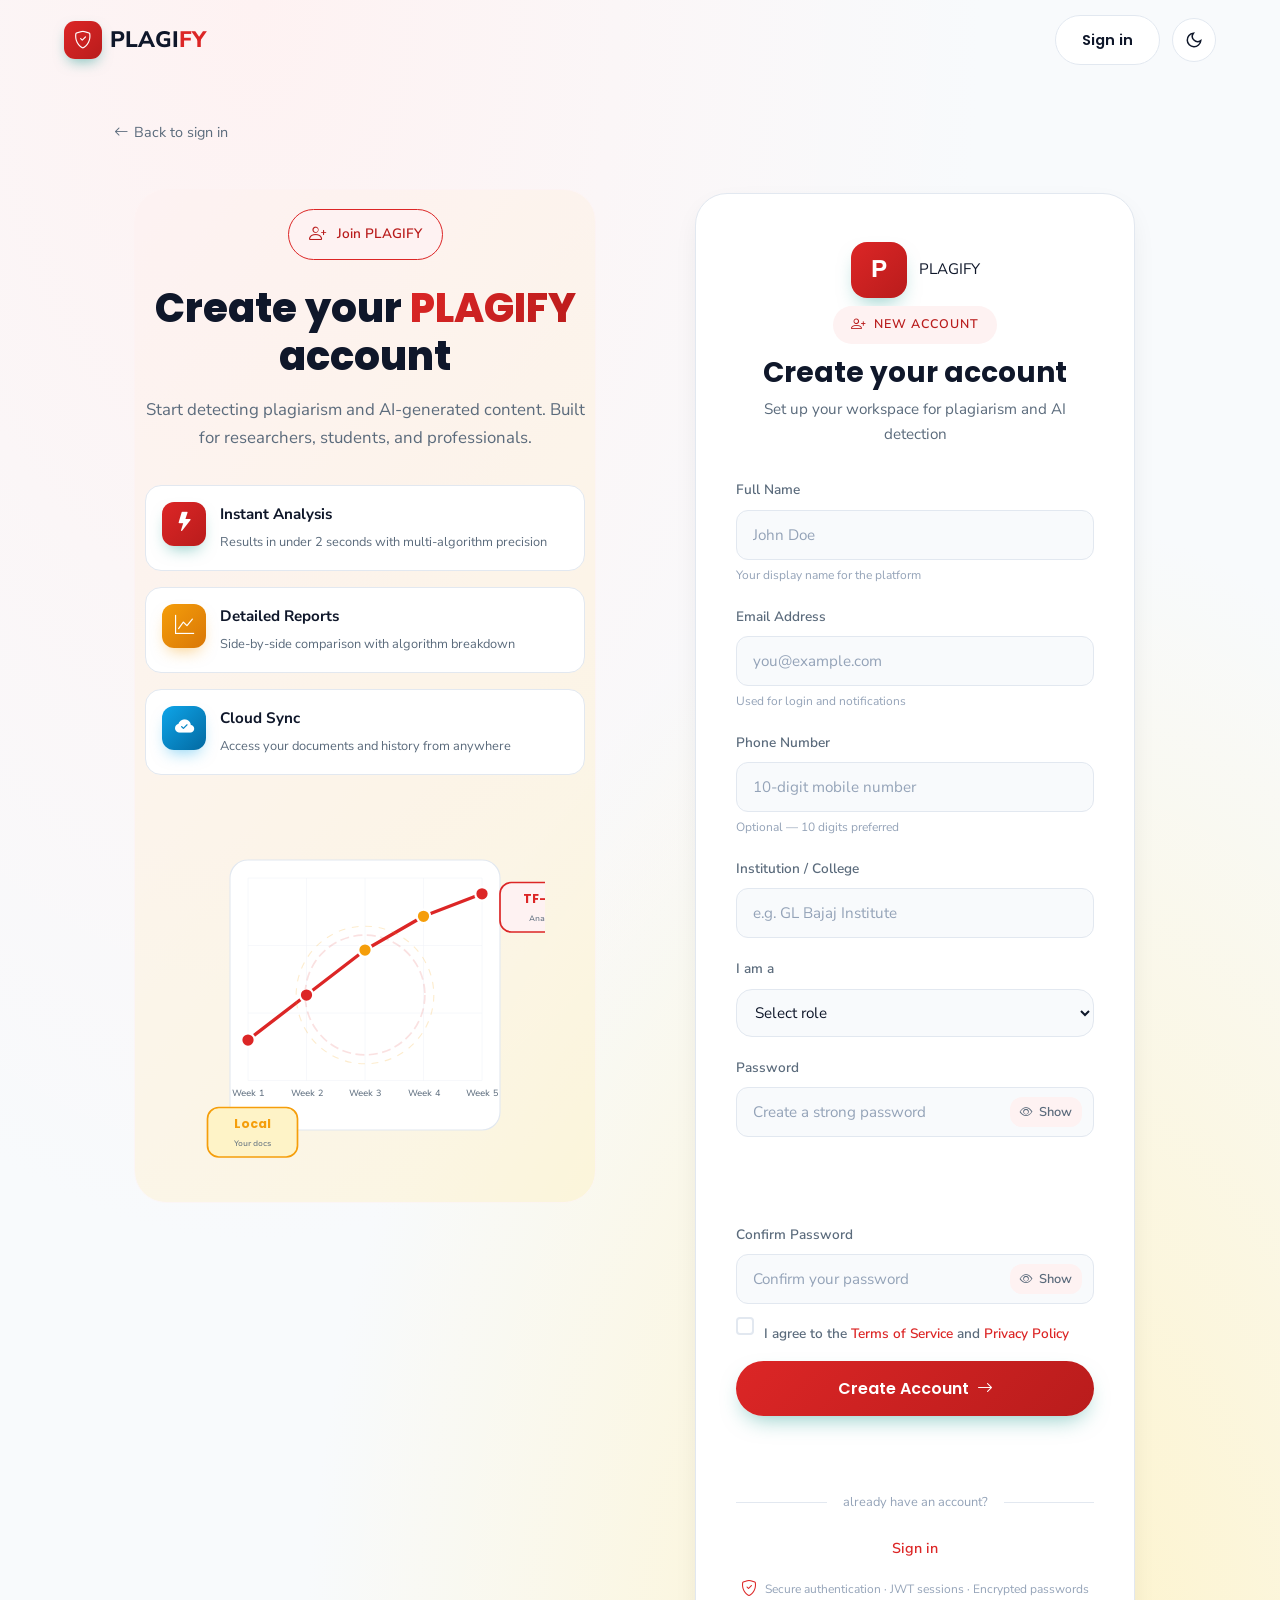
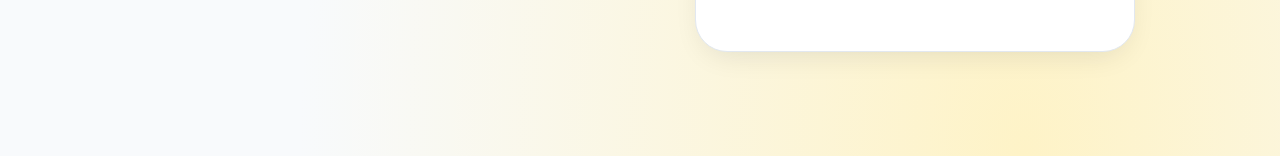
<file: frontend/registration.html>
<!DOCTYPE html>
<html lang="en">
<head>
  <meta charset="UTF-8">
  <meta name="viewport" content="width=device-width, initial-scale=1.0">
  <title>Create Account — PLAGIFY</title>
  <meta name="description" content="Create your PLAGIFY account - Advanced plagiarism detection and AI content analysis platform">
  <link rel="preconnect" href="https://fonts.googleapis.com">
  <link rel="preconnect" href="https://fonts.gstatic.com" crossorigin>
  <link href="https://fonts.googleapis.com/css2?family=Poppins:wght@400;500;600;700;800&family=Nunito+Sans:wght@400;500;600;700&display=swap" rel="stylesheet">
  <link rel="stylesheet" href="https://cdn.jsdelivr.net/npm/bootstrap-icons@1.11.3/font/bootstrap-icons.css">
  <link rel="stylesheet" href="style.css">
  <script>
    (function(){var t=localStorage.getItem("plagify-theme");if(t!=="light"&&t!=="dark"){t=window.matchMedia&&window.matchMedia("(prefers-color-scheme: dark)").matches?"dark":"light";}document.documentElement.setAttribute("data-theme",t);})();
  </script>
</head>
<body>
  <header class="site-header" id="siteHeader">
    <div class="container header-inner">
      <a href="index.html" class="hw-logo" aria-label="PLAGIFY Home">
        <span class="hw-logo-mark"><i class="bi bi-shield-check"></i></span>
        <span class="hw-logo-text">PLAGI<span class="dot">FY</span></span>
      </a>
      <div class="header-actions">
        <a href="login.html" class="btn btn-outline">Sign in</a>
        <button class="theme-toggle" id="themeToggle" aria-label="Toggle theme" title="Toggle theme">
          <svg class="icon-sun" width="18" height="18" viewBox="0 0 24 24" fill="none" stroke="currentColor" stroke-width="2"><circle cx="12" cy="12" r="4"/><path d="M12 2v2M12 20v2M4.93 4.93l1.41 1.41M17.66 17.66l1.41 1.41M2 12h2M20 12h2M4.93 19.07l1.41-1.41M17.66 6.34l1.41-1.41"/></svg>
          <svg class="icon-moon" width="18" height="18" viewBox="0 0 24 24" fill="none" stroke="currentColor" stroke-width="2"><path d="M21 12.79A9 9 0 1 1 11.21 3 7 7 0 0 0 21 12.79z"/></svg>
        </button>
      </div>
    </div>
  </header>

  <main class="auth-page">
    <div class="container auth-container">
      <a href="login.html" class="auth-back-link" aria-label="Back to sign in">
        <i class="bi bi-arrow-left"></i> Back to sign in
      </a>

      <div class="auth-wrapper">
        <!-- Left side - Brand/Illustration -->
        <div class="auth-illustration" data-aos="fade-right">
          <div class="illustration-content">
            <div class="illustration-badge">
              <i class="bi bi-person-plus"></i>
              <span>Join PLAGIFY</span>
            </div>
            <h2>Create your <span class="brand-highlight">PLAGIFY</span> account</h2>
            <p>Start detecting plagiarism and AI-generated content. Built for researchers, students, and professionals.</p>
            
            <div class="illustration-features">
              <div class="illustration-feature">
                <div class="feature-icon"><i class="bi bi-lightning-fill"></i></div>
                <div>
                  <strong>Instant Analysis</strong>
                  <span>Results in under 2 seconds with multi-algorithm precision</span>
                </div>
              </div>
              <div class="illustration-feature">
                <div class="feature-icon"><i class="bi bi-graph-up"></i></div>
                <div>
                  <strong>Detailed Reports</strong>
                  <span>Side-by-side comparison with algorithm breakdown</span>
                </div>
              </div>
              <div class="illustration-feature">
                <div class="feature-icon"><i class="bi bi-cloud-check-fill"></i></div>
                <div>
                  <strong>Cloud Sync</strong>
                  <span>Access your documents and history from anywhere</span>
                </div>
              </div>
            </div>

            <div class="illustration-visual" aria-hidden="true">
              <svg class="auth-illustration-svg" viewBox="0 0 320 320" preserveAspectRatio="xMidYMid meet">
                <!-- Growth chart visualization -->
                <rect x="40" y="40" width="240" height="240" rx="16" fill="var(--clr-surface)" stroke="var(--clr-border)" stroke-width="1"/>
                
                <!-- Grid lines -->
                <g stroke="var(--clr-border)" stroke-width="0.5" opacity="0.5">
                  <line x1="56" y1="56" x2="264" y2="56"/>
                  <line x1="56" y1="116" x2="264" y2="116"/>
                  <line x1="56" y1="176" x2="264" y2="176"/>
                  <line x1="56" y1="236" x2="264" y2="236"/>
                  <line x1="56" y1="56" x2="56" y2="236"/>
                  <line x1="108" y1="56" x2="108" y2="236"/>
                  <line x1="160" y1="56" x2="160" y2="236"/>
                  <line x1="212" y1="56" x2="212" y2="236"/>
                  <line x1="264" y1="56" x2="264" y2="236"/>
                </g>
                
                <!-- Growth path -->
                <path d="M56 200 L108 160 L160 120 L212 90 L264 70" fill="none" stroke="var(--clr-primary)" stroke-width="3" stroke-linecap="round" stroke-linejoin="round"/>
                
                <!-- Data points -->
                <circle cx="56" cy="200" r="6" fill="var(--clr-primary)" stroke="var(--clr-surface)" stroke-width="2"/>
                <circle cx="108" cy="160" r="6" fill="var(--clr-primary)" stroke="var(--clr-surface)" stroke-width="2"/>
                <circle cx="160" cy="120" r="6" fill="var(--clr-secondary)" stroke="var(--clr-surface)" stroke-width="2"/>
                <circle cx="212" cy="90" r="6" fill="var(--clr-secondary)" stroke="var(--clr-surface)" stroke-width="2"/>
                <circle cx="264" cy="70" r="6" fill="var(--clr-primary)" stroke="var(--clr-surface)" stroke-width="2"/>
                
                <!-- Labels -->
                <text x="56" y="250" text-anchor="middle" font-family="Nunito Sans" font-size="8" fill="var(--clr-text-muted)">Week 1</text>
                <text x="108" y="250" text-anchor="middle" font-family="Nunito Sans" font-size="8" fill="var(--clr-text-muted)">Week 2</text>
                <text x="160" y="250" text-anchor="middle" font-family="Nunito Sans" font-size="8" fill="var(--clr-text-muted)">Week 3</text>
                <text x="212" y="250" text-anchor="middle" font-family="Nunito Sans" font-size="8" fill="var(--clr-text-muted)">Week 4</text>
                <text x="264" y="250" text-anchor="middle" font-family="Nunito Sans" font-size="8" fill="var(--clr-text-muted)">Week 5</text>
                
                <!-- Feature labels (no fabricated metrics) -->
                <g class="stat-card-float" style="transform: translate(280px, 60px);">
                  <rect x="0" y="0" width="80" height="44" rx="10" fill="var(--clr-primary-light)" stroke="var(--clr-primary)" stroke-width="1.5"/>
                  <text x="40" y="18" text-anchor="middle" font-family="Poppins" font-size="11" font-weight="700" fill="var(--clr-primary)">TF-IDF</text>
                  <text x="40" y="34" text-anchor="middle" font-family="Nunito Sans" font-size="7" fill="var(--clr-text-muted)">Analysis</text>
                </g>
                <g class="stat-card-float" style="transform: translate(20px, 260px);">
                  <rect x="0" y="0" width="80" height="44" rx="10" fill="var(--clr-secondary-light)" stroke="var(--clr-secondary)" stroke-width="1.5"/>
                  <text x="40" y="18" text-anchor="middle" font-family="Poppins" font-size="11" font-weight="700" fill="var(--clr-secondary)">Local</text>
                  <text x="40" y="34" text-anchor="middle" font-family="Nunito Sans" font-size="7" fill="var(--clr-text-muted)">Your docs</text>
                </g>
                
                <!-- Pulsing ring around center point -->
                <circle cx="160" cy="160" r="45" fill="none" stroke="var(--clr-primary)" stroke-width="1.5" stroke-dasharray="8 4" opacity="0.3">
                  <animate attributeName="r" values="45;55;45" dur="3s" repeatCount="indefinite"/>
                  <animate attributeName="opacity" values="0.3;0.1;0.3" dur="3s" repeatCount="indefinite"/>
                </circle>
                <circle cx="160" cy="160" r="55" fill="none" stroke="var(--clr-secondary)" stroke-width="1" stroke-dasharray="6 6" opacity="0.2">
                  <animate attributeName="r" values="55;65;55" dur="4s" repeatCount="indefinite"/>
                </circle>
              </svg>
            </div>
          </div>
        </div>

        <!-- Right side - Registration Form -->
        <div class="auth-form-container" data-aos="fade-left">
          <div class="auth-card">
            <div class="auth-brand">
              <div class="brand-mark">P</div>
              <span>PLAGIFY</span>
            </div>

            <div class="auth-heading">
              <span class="eyebrow" style="justify-content: center;"><i class="bi bi-person-plus"></i> New Account</span>
              <h1>Create your account</h1>
              <p>Set up your workspace for plagiarism and AI detection</p>
            </div>

            <form id="registerForm" novalidate>
              <div class="input-group">
                <label for="regName">Full Name</label>
                <input type="text" id="regName" name="name" placeholder="John Doe" required minlength="2" maxlength="120" autocomplete="name" aria-describedby="nameHint">
                <span id="nameHint" class="input-hint">Your display name for the platform</span>
              </div>

              <div class="input-group">
                <label for="regEmail">Email Address</label>
                <input type="email" id="regEmail" name="email" placeholder="you@example.com" required autocomplete="email" aria-describedby="emailHint">
                <span id="emailHint" class="input-hint">Used for login and notifications</span>
              </div>

              <div class="input-group">
                <label for="regPhone">Phone Number</label>
                <input type="tel" id="regPhone" name="phone" placeholder="10-digit mobile number" maxlength="15" autocomplete="tel" aria-describedby="phoneHint">
                <span id="phoneHint" class="input-hint">Optional — 10 digits preferred</span>
              </div>

              <div class="input-group">
                <label for="regInstitution">Institution / College</label>
                <input type="text" id="regInstitution" name="institution" placeholder="e.g. GL Bajaj Institute" maxlength="200" autocomplete="organization">
              </div>

              <div class="input-group">
                <label for="regRole">I am a</label>
                <select id="regRole" name="role" required>
                  <option value="">Select role</option>
                  <option value="student">Student</option>
                  <option value="teacher">Teacher / Faculty</option>
                  <option value="researcher">Researcher</option>
                  <option value="professional">Working Professional</option>
                  <option value="other">Other</option>
                </select>
              </div>

              <div class="input-group">
                <label for="regPassword">Password</label>
                <div class="password-box">
                  <input type="password" id="regPassword" name="password" placeholder="Create a strong password" required minlength="8" autocomplete="new-password" aria-describedby="passwordStrength">
                  <button type="button" class="password-toggle" id="regShowPassword" aria-label="Toggle password visibility">
                    <i class="bi bi-eye"></i>
                    <span class="toggle-text">Show</span>
                  </button>
                </div>
                <!-- Password Strength Indicator -->
                <div class="password-strength" id="passwordStrength" aria-live="polite">
                  <div class="strength-bar">
                    <div class="strength-fill" id="strengthFill"></div>
                  </div>
                  <div class="strength-labels">
                    <span class="strength-label" id="labelWeak">Weak</span>
                    <span class="strength-label" id="labelFair">Fair</span>
                    <span class="strength-label" id="labelGood">Good</span>
                    <span class="strength-label" id="labelStrong">Strong</span>
                  </div>
                  <div class="strength-feedback" id="strengthFeedback"></div>
                </div>
              </div>

              <div class="input-group">
                <label for="regConfirm">Confirm Password</label>
                <div class="password-box">
                  <input type="password" id="regConfirm" name="confirm" placeholder="Confirm your password" required minlength="8" autocomplete="new-password" aria-describedby="matchHint">
                  <button type="button" class="password-toggle" id="regShowConfirm" aria-label="Toggle password visibility">
                    <i class="bi bi-eye"></i>
                    <span class="toggle-text">Show</span>
                  </button>
                </div>
                <span id="matchHint" class="input-hint" aria-live="polite"></span>
              </div>

              <div class="input-group terms-group" id="termsGroup">
                <label class="terms-checkbox">
                  <input type="checkbox" id="regTerms" name="terms" required>
                  <span class="checkmark" aria-hidden="true"></span>
                  <span>I agree to the <a href="#" id="termsLink">Terms of Service</a> and <a href="#" id="privacyLink">Privacy Policy</a></span>
                </label>
                <p class="terms-error" id="termsError">Please tick the box to accept the Terms of Service and Privacy Policy.</p>
              </div>

              <button type="submit" class="btn btn-primary btn-lg auth-submit" id="regSubmitBtn">
                <span class="btn-text">Create Account</span>
                <span class="btn-loading" hidden><span class="spinner spinner-sm"></span> Creating account…</span>
                <i class="bi bi-arrow-right"></i>
              </button>

              <div class="login-message" id="regMessage" aria-live="polite"></div>
            </form>

            <div class="auth-divider">
              <span>already have an account?</span>
            </div>

            <div class="auth-footer">
              <p><a href="login.html">Sign in</a></p>
            </div>

            <div class="auth-secure">
              <i class="bi bi-shield-check"></i>
              <p>Secure authentication · JWT sessions · Encrypted passwords</p>
            </div>
          </div>
        </div>
      </div>
    </div>
  </main>

  <!-- Terms Modal -->
  <div class="modal-overlay" id="termsModal" hidden role="dialog" aria-modal="true" aria-labelledby="termsModalTitle">
    <div class="modal-card">
      <div class="modal-header">
        <h2 id="termsModalTitle">Terms of Service</h2>
        <button type="button" class="modal-close" id="termsModalClose" aria-label="Close modal">&times;</button>
      </div>
      <div class="modal-body" style="max-height: 60vh; overflow-y: auto;">
        <div class="terms-content">
          <h3>PLAGIFY Terms of Service</h3>
          <p><strong>Last updated:</strong> January 2026</p>
          
          <h4>1. Acceptance of Terms</h4>
          <p>By creating an account and using PLAGIFY, you agree to these Terms of Service. If you do not agree, please do not use the service.</p>
          
          <h4>2. Description of Service</h4>
          <p>PLAGIFY provides plagiarism detection and AI content analysis services. The platform compares submitted documents against your registered original references using TF-IDF, Cosine Similarity, and multi-layer Jaccard algorithms.</p>
          
          <h4>3. User Accounts</h4>
          <ul>
            <li>You must provide accurate and complete registration information</li>
            <li>You are responsible for maintaining the security of your account</li>
            <li>You must be at least 13 years old to use this service</li>
            <li>One account per person; no shared or institutional accounts without authorization</li>
          </ul>
          
          <h4>4. Privacy & Data</h4>
          <ul>
            <li>Your original documents are stored securely for comparison purposes only</li>
            <li>Submitted comparison documents are processed in memory and not stored</li>
            <li>We never sell your data to third parties</li>
            <li>See our Privacy Policy for full details</li>
          </ul>
          
          <h4>5. Acceptable Use</h4>
          <ul>
            <li>Use the service only for legitimate plagiarism and AI detection purposes</li>
            <li>Do not attempt to reverse engineer, hack, or disrupt the service</li>
            <li>Do not submit illegal, harmful, or copyrighted content you don't own</li>
          </ul>
          
          <h4>6. Disclaimer</h4>
          <p>PLAGIFY provides similarity analysis based on algorithmic comparison. Results indicate textual similarity and do not constitute legal proof of plagiarism. Users should review matched passages in context.</p>
          
          <h4>7. Limitation of Liability</h4>
          <p>PLAGIFY is provided "as is" without warranties. We are not liable for any damages arising from use of the service.</p>
          
          <h4>8. Changes to Terms</h4>
          <p>We may update these terms periodically. Continued use constitutes acceptance of changes.</p>
          
          <h4>9. Contact</h4>
          <p>Questions? Contact us at <a href="mailto:plagify4u@gmail.com">plagify4u@gmail.com</a></p>
        </div>
      </div>
      <div class="modal-actions">
        <button type="button" class="btn btn-primary" id="termsAcceptBtn">I Accept</button>
        <button type="button" class="btn btn-outline" id="termsDeclineBtn">Decline</button>
      </div>
    </div>
  </div>

  <!-- Privacy Modal -->
  <div class="modal-overlay" id="privacyModal" hidden role="dialog" aria-modal="true" aria-labelledby="privacyModalTitle">
    <div class="modal-card">
      <div class="modal-header">
        <h2 id="privacyModalTitle">Privacy Policy</h2>
        <button type="button" class="modal-close" id="privacyModalClose" aria-label="Close modal">&times;</button>
      </div>
      <div class="modal-body" style="max-height: 60vh; overflow-y: auto;">
        <div class="terms-content">
          <h3>PLAGIFY Privacy Policy</h3>
          <p><strong>Last updated:</strong> January 2026</p>
          
          <h4>1. Information We Collect</h4>
          <ul>
            <li><strong>Account info:</strong> Name, email address, password hash</li>
            <li><strong>Profile photo:</strong> Optional profile picture (stored as data URL)</li>
            <li><strong>Original documents:</strong> Text content of documents you register for comparison</li>
            <li><strong>Usage data:</strong> Scan counts, login timestamps, feature usage</li>
          </ul>
          
          <h4>2. Information We Do NOT Collect</h4>
          <ul>
            <li>Submitted comparison documents (processed in memory only)</li>
            <li>IP addresses beyond security logging</li>
            <li>Browsing history outside the platform</li>
            <li>Third-party tracking cookies</li>
          </ul>
          
          <h4>3. How We Use Your Data</h4>
          <ul>
            <li>Authenticate and manage your account</li>
            <li>Store original documents for plagiarism comparison</li>
            <li>Provide scan results and history</li>
            <li>Improve service quality and algorithms</li>
            <li>Send important service notifications</li>
          </ul>
          
          <h4>4. Data Storage & Security</h4>
          <ul>
            <li>Passwords hashed with bcrypt (never stored in plain text)</li>
            <li>JWT tokens for session management</li>
            <li>SQLite database with prepared statements (SQL injection prevention)</li>
            <li>HTTPS enforced in production</li>
          </ul>
          
          <h4>5. Data Retention</h4>
          <ul>
            <li>Account data: Retained while account is active</li>
            <li>Original documents: Retained until you delete them</li>
            <li>Scan logs: Aggregated statistics retained; individual scans not stored</li>
            <li>Login logs: Retained for security audit (max 5000 entries)</li>
          </ul>
          
          <h4>6. Your Rights</h4>
          <ul>
            <li>Access your data via Profile settings</li>
            <li>Update or delete your profile information</li>
            <li>Delete original documents anytime</li>
            <li>Request full account deletion</li>
          </ul>
          
          <h4>7. Third Parties</h4>
          <p>We do not share your data with third parties except as required by law.</p>
          
          <h4>8. Contact</h4>
          <p>Privacy questions? Contact <a href="mailto:plagify4u@gmail.com">plagify4u@gmail.com</a></p>
        </div>
      </div>
      <div class="modal-actions">
        <button type="button" class="btn btn-primary" id="privacyAcceptBtn">I Accept</button>
        <button type="button" class="btn btn-outline" id="privacyDeclineBtn">Decline</button>
      </div>
    </div>
  </div>

  <div class="toast-container" id="toastContainer" aria-live="polite" aria-atomic="true"></div>

  <script src="https://unpkg.com/aos@2.3.1/dist/aos.js"></script>
  <script src="api.js"></script>
  <script src="theme.js"></script>
  <script src="registration.js"></script>
</body>
</html>
</file>
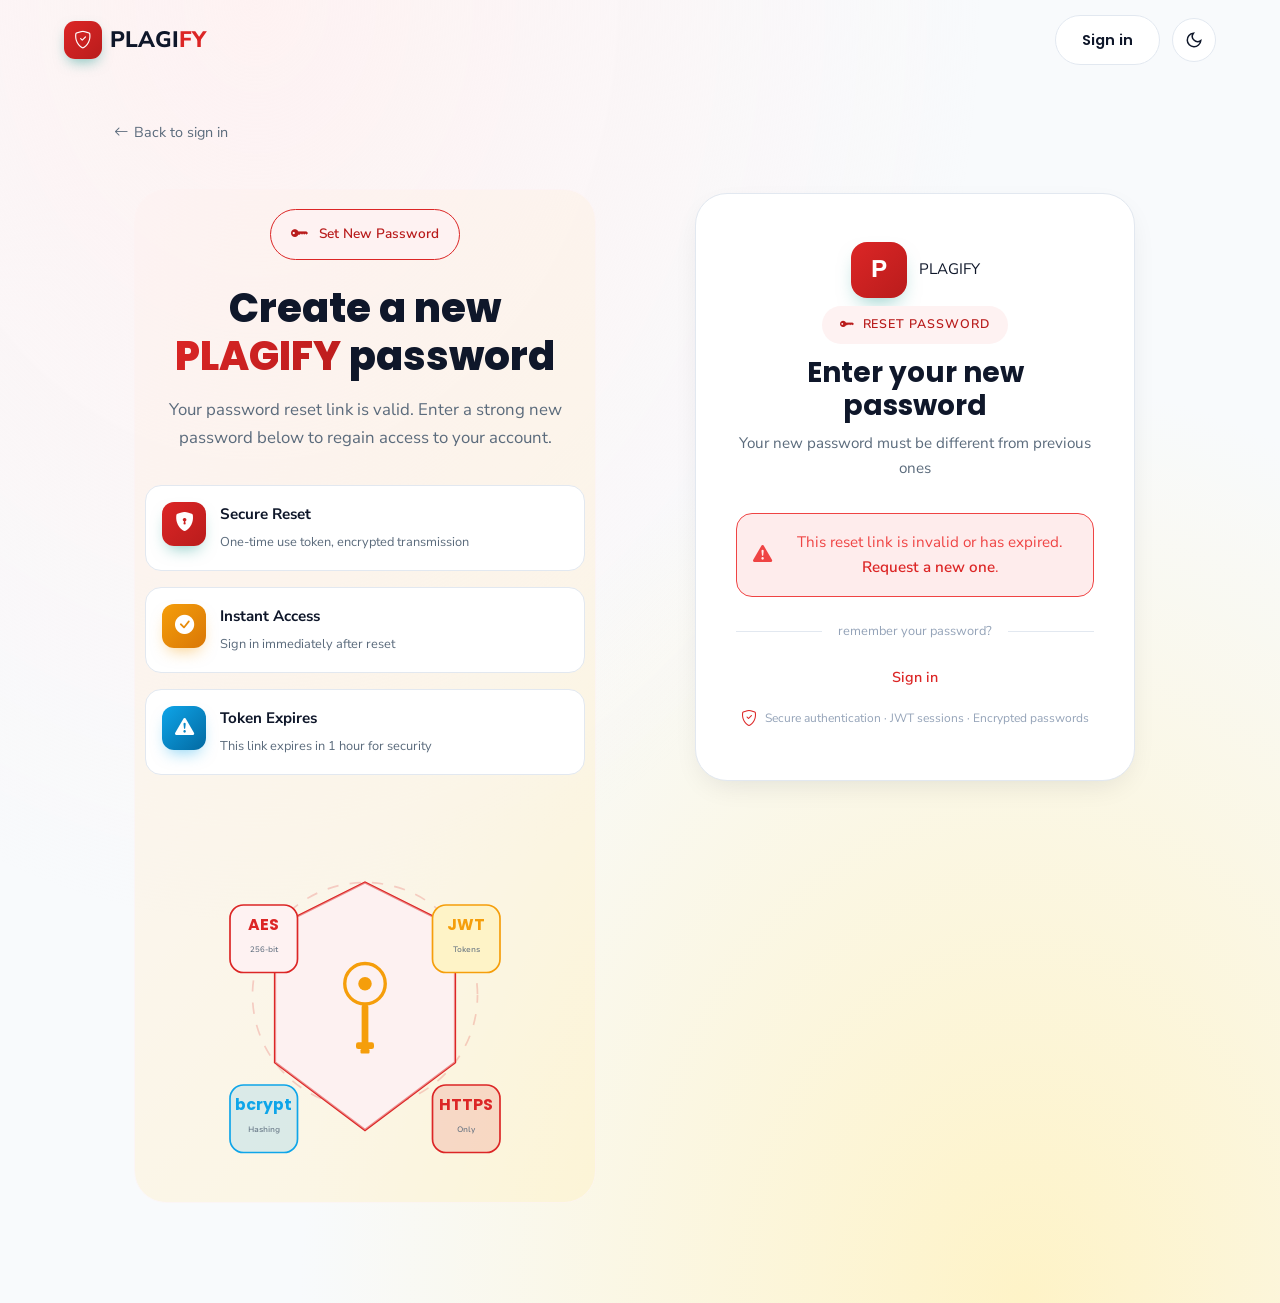
<file: frontend/reset-password.html>
<!DOCTYPE html>
<html lang="en">
<head>
  <meta charset="UTF-8">
  <meta name="viewport" content="width=device-width, initial-scale=1.0">
  <title>Reset Password — PLAGIFY</title>
  <meta name="description" content="Reset your PLAGIFY account password">
  <link rel="preconnect" href="https://fonts.googleapis.com">
  <link rel="preconnect" href="https://fonts.gstatic.com" crossorigin>
  <link href="https://fonts.googleapis.com/css2?family=Poppins:wght@400;500;600;700;800&family=Nunito+Sans:wght@400;500;600;700&display=swap" rel="stylesheet">
  <link rel="stylesheet" href="https://cdn.jsdelivr.net/npm/bootstrap-icons@1.11.3/font/bootstrap-icons.css">
  <link rel="stylesheet" href="style.css">
  <script>
    (function(){var t=localStorage.getItem("plagify-theme");if(t!=="light"&&t!=="dark"){t=window.matchMedia&&window.matchMedia("(prefers-color-scheme: dark)").matches?"dark":"light";}document.documentElement.setAttribute("data-theme",t);})();
  </script>
</head>
<body>
  <header class="site-header" id="siteHeader">
    <div class="container header-inner">
      <a href="index.html" class="hw-logo" aria-label="PLAGIFY Home">
        <span class="hw-logo-mark"><i class="bi bi-shield-check"></i></span>
        <span class="hw-logo-text">PLAGI<span class="dot">FY</span></span>
      </a>
      <div class="header-actions">
        <a href="login.html" class="btn btn-outline">Sign in</a>
        <button class="theme-toggle" id="themeToggle" aria-label="Toggle theme" title="Toggle theme">
          <svg class="icon-sun" width="18" height="18" viewBox="0 0 24 24" fill="none" stroke="currentColor" stroke-width="2"><circle cx="12" cy="12" r="4"/><path d="M12 2v2M12 20v2M4.93 4.93l1.41 1.41M17.66 17.66l1.41 1.41M2 12h2M20 12h2M4.93 19.07l1.41-1.41M17.66 6.34l1.41-1.41"/></svg>
          <svg class="icon-moon" width="18" height="18" viewBox="0 0 24 24" fill="none" stroke="currentColor" stroke-width="2"><path d="M21 12.79A9 9 0 1 1 11.21 3 7 7 0 0 0 21 12.79z"/></svg>
        </button>
      </div>
    </div>
  </header>

  <main class="auth-page">
    <div class="container auth-container">
      <a href="login.html" class="auth-back-link" aria-label="Back to sign in">
        <i class="bi bi-arrow-left"></i> Back to sign in
      </a>

      <div class="auth-wrapper">
        <!-- Left side - Brand/Illustration -->
        <div class="auth-illustration" data-aos="fade-right">
          <div class="illustration-content">
            <div class="illustration-badge">
              <i class="bi bi-key-fill"></i>
              <span>Set New Password</span>
            </div>
            <h2>Create a new <span class="brand-highlight">PLAGIFY</span> password</h2>
            <p>Your password reset link is valid. Enter a strong new password below to regain access to your account.</p>
            
            <div class="illustration-features">
              <div class="illustration-feature">
                <div class="feature-icon"><i class="bi bi-shield-lock-fill"></i></div>
                <div>
                  <strong>Secure Reset</strong>
                  <span>One-time use token, encrypted transmission</span>
                </div>
              </div>
              <div class="illustration-feature">
                <div class="feature-icon"><i class="bi bi-check-circle-fill"></i></div>
                <div>
                  <strong>Instant Access</strong>
                  <span>Sign in immediately after reset</span>
                </div>
              </div>
              <div class="illustration-feature">
                <div class="feature-icon"><i class="bi bi-exclamation-triangle-fill"></i></div>
                <div>
                  <strong>Token Expires</strong>
                  <span>This link expires in 1 hour for security</span>
                </div>
              </div>
            </div>

            <div class="illustration-visual" aria-hidden="true">
              <svg class="auth-illustration-svg" viewBox="0 0 320 320" preserveAspectRatio="xMidYMid meet">
                <!-- Central shield with key -->
                <g class="shield-key-group">
                  <!-- Outer rings -->
                  <circle cx="160" cy="160" r="100" fill="none" stroke="var(--clr-primary)" stroke-width="1.5" stroke-dasharray="10 10" opacity="0.2">
                    <animate attributeName="stroke-dashoffset" values="0;40;0" dur="4s" repeatCount="indefinite"/>
                  </circle>
                  <circle cx="160" cy="160" r="80" fill="none" stroke="var(--clr-secondary)" stroke-width="1" stroke-dasharray="8 8" opacity="0.15">
                    <animate attributeName="stroke-dashoffset" values="0;-40;0" dur="5s" repeatCount="indefinite"/>
                  </circle>
                  
                  <!-- Shield -->
                  <path d="M160 60 L240 100 L240 220 L160 280 L80 220 L80 100 Z" fill="var(--clr-primary-light)" stroke="var(--clr-primary)" stroke-width="2"/>
                  <path d="M160 60 L240 100 L240 220 L160 280 L80 220 L80 100 Z" fill="var(--clr-primary-light)" opacity="0.5"/>
                  
                  <!-- Key inside shield -->
                  <g transform="translate(160, 160)">
                    <!-- Key head -->
                    <circle cx="0" cy="-10" r="18" fill="none" stroke="var(--clr-secondary)" stroke-width="3"/>
                    <circle cx="0" cy="-10" r="6" fill="var(--clr-secondary)"/>
                    <!-- Key shaft -->
                    <rect x="-3" y="8" width="6" height="40" rx="3" fill="var(--clr-secondary)"/>
                    <!-- Key teeth -->
                    <rect x="-8" y="42" width="16" height="6" rx="2" fill="var(--clr-secondary)"/>
                    <rect x="-4" y="48" width="8" height="4" rx="1" fill="var(--clr-secondary)"/>
                  </g>
                  
                  <!-- Checkmark animation -->
                  <g class="checkmark-anim" opacity="0">
                    <circle cx="160" cy="160" r="35" fill="var(--clr-primary)" opacity="0.2"/>
                    <path d="M145 165 L158 178 L180 148" fill="none" stroke="var(--clr-primary)" stroke-width="4" stroke-linecap="round" stroke-linejoin="round" stroke-dasharray="40" stroke-dashoffset="40">
                      <animate attributeName="stroke-dashoffset" values="40;0" dur="0.6s" begin="1s" fill="freeze"/>
                    </path>
                  </g>
                </g>
                
                <!-- Floating security badges -->
                <g class="badges">
                  <g transform="translate(40, 80)">
                    <rect x="0" y="0" width="60" height="60" rx="12" fill="var(--clr-primary-light)" stroke="var(--clr-primary)" stroke-width="1.5"/>
                    <text x="30" y="22" text-anchor="middle" font-family="Poppins" font-size="14" font-weight="700" fill="var(--clr-primary)">AES</text>
                    <text x="30" y="42" text-anchor="middle" font-family="Nunito Sans" font-size="7" fill="var(--clr-text-muted)">256-bit</text>
                  </g>
                  <g transform="translate(220, 80)">
                    <rect x="0" y="0" width="60" height="60" rx="12" fill="var(--clr-secondary-light)" stroke="var(--clr-secondary)" stroke-width="1.5"/>
                    <text x="30" y="22" text-anchor="middle" font-family="Poppins" font-size="14" font-weight="700" fill="var(--clr-secondary)">JWT</text>
                    <text x="30" y="42" text-anchor="middle" font-family="Nunito Sans" font-size="7" fill="var(--clr-text-muted)">Tokens</text>
                  </g>
                  <g transform="translate(40, 240)">
                    <rect x="0" y="0" width="60" height="60" rx="12" fill="rgba(14, 165, 233, 0.14)" stroke="#0ea5e9" stroke-width="1.5"/>
                    <text x="30" y="22" text-anchor="middle" font-family="Poppins" font-size="14" font-weight="700" fill="#0ea5e9">bcrypt</text>
                    <text x="30" y="42" text-anchor="middle" font-family="Nunito Sans" font-size="7" fill="var(--clr-text-muted)">Hashing</text>
                  </g>
                  <g transform="translate(220, 240)">
                    <rect x="0" y="0" width="60" height="60" rx="12" fill="rgba(220, 38, 38, 0.14)" stroke="var(--clr-primary)" stroke-width="1.5"/>
                    <text x="30" y="22" text-anchor="middle" font-family="Poppins" font-size="14" font-weight="700" fill="var(--clr-primary)">HTTPS</text>
                    <text x="30" y="42" text-anchor="middle" font-family="Nunito Sans" font-size="7" fill="var(--clr-text-muted)">Only</text>
                  </g>
                </g>
              </svg>
            </div>
          </div>
        </div>

        <!-- Right side - Reset Form -->
        <div class="auth-form-container" data-aos="fade-left">
          <div class="auth-card">
            <div class="auth-brand">
              <div class="brand-mark">P</div>
              <span>PLAGIFY</span>
            </div>

            <div class="auth-heading">
              <span class="eyebrow" style="justify-content: center;"><i class="bi bi-key-fill"></i> Reset Password</span>
              <h1>Enter your new password</h1>
              <p>Your new password must be different from previous ones</p>
            </div>

            <!-- Token validation message -->
            <div id="tokenError" class="token-error" hidden>
              <i class="bi bi-exclamation-triangle-fill"></i>
              <span>This reset link is invalid or has expired. <a href="forgot-password.html">Request a new one</a>.</span>
            </div>

            <!-- Reset Form -->
            <form id="resetForm" novalidate>
              <input type="hidden" id="resetToken" name="token" value="">

              <div class="input-group">
                <label for="newPassword">New Password</label>
                <div class="password-box">
                  <input type="password" id="newPassword" name="password" placeholder="Create a strong password" required minlength="8" autocomplete="new-password" aria-describedby="passwordStrength">
                  <button type="button" class="password-toggle" id="showNewPassword" aria-label="Toggle password visibility">
                    <i class="bi bi-eye"></i>
                    <span class="toggle-text">Show</span>
                  </button>
                </div>
                <!-- Password Strength Indicator -->
                <div class="password-strength" id="passwordStrength" aria-live="polite">
                  <div class="strength-bar">
                    <div class="strength-fill" id="strengthFill"></div>
                  </div>
                  <div class="strength-labels">
                    <span class="strength-label" id="labelWeak">Weak</span>
                    <span class="strength-label" id="labelFair">Fair</span>
                    <span class="strength-label" id="labelGood">Good</span>
                    <span class="strength-label" id="labelStrong">Strong</span>
                  </div>
                  <div class="strength-feedback" id="strengthFeedback"></div>
                </div>
              </div>

              <div class="input-group">
                <label for="confirmPassword">Confirm New Password</label>
                <div class="password-box">
                  <input type="password" id="confirmPassword" name="confirm" placeholder="Confirm your new password" required minlength="8" autocomplete="new-password" aria-describedby="matchHint">
                  <button type="button" class="password-toggle" id="showConfirmPassword" aria-label="Toggle password visibility">
                    <i class="bi bi-eye"></i>
                    <span class="toggle-text">Show</span>
                  </button>
                </div>
                <span id="matchHint" class="input-hint" aria-live="polite"></span>
              </div>

              <button type="submit" class="btn btn-primary btn-lg auth-submit" id="resetSubmitBtn">
                <span class="btn-text">Reset Password</span>
                <span class="btn-loading" hidden><span class="spinner spinner-sm"></span> Resetting…</span>
                <i class="bi bi-arrow-right"></i>
              </button>

              <div class="login-message" id="resetMessage" aria-live="polite"></div>
            </form>

            <!-- Success State -->
            <div id="resetSuccessState" class="reset-success-state" hidden>
              <div class="success-icon">
                <i class="bi bi-check-circle-fill"></i>
              </div>
              <h2>Password updated!</h2>
              <p>Your password has been successfully reset. You can now sign in with your new password.</p>
              
              <div class="reset-actions">
                <a href="login.html" class="btn btn-primary">Sign In Now</a>
              </div>
            </div>

            <div class="auth-divider">
              <span>remember your password?</span>
            </div>

            <div class="auth-footer">
              <p><a href="login.html">Sign in</a></p>
            </div>

            <div class="auth-secure">
              <i class="bi bi-shield-check"></i>
              <p>Secure authentication · JWT sessions · Encrypted passwords</p>
            </div>
          </div>
        </div>
      </div>
    </div>
  </main>

  <div class="toast-container" id="toastContainer" aria-live="polite" aria-atomic="true"></div>

  <script src="https://unpkg.com/aos@2.3.1/dist/aos.js"></script>
  <script src="api.js"></script>
  <script src="theme.js"></script>
  <script src="reset-password.js"></script>
</body>
</html>
</file>
<file: frontend/style.css>
/* ==========================================
   PLAGIFY — Hopewell-Inspired Design System
   Modern charity/SaaS aesthetic with red primary, amber secondary
   ========================================== */

:root {
  /* Colors - Light Theme */
  --clr-primary: #dc2626;
  --clr-primary-dark: #b91c1c;
  --clr-primary-light: #fef2f2;
  --clr-secondary: #f59e0b;
  --clr-secondary-light: #fef3c7;
  --clr-accent: #ef4444;
  --clr-bg: #f8fafc;
  --clr-surface: #ffffff;
  --clr-text: #0f172a;
  --clr-text-muted: #5b6b7c;
  --clr-text-light: #94a3b8;
  --clr-border: #e2e8f0;
  --clr-footer-bg: #0f172a; /* Dark footer background for light theme */
  
  /* Radius */
  --radius-sm: 12px;
  --radius-md: 16px;
  --radius-lg: 24px;
  --radius-xl: 32px;
  --radius-pill: 999px;
  
  /* Shadows */
  --shadow-soft: 0 10px 30px -10px rgba(15, 23, 42, 0.12);
  --shadow-lift: 0 20px 45px -12px rgba(220, 38, 38, 0.35);
  --shadow-card: 0 4px 20px -4px rgba(15, 23, 42, 0.08);
  
  /* Typography */
  --font-display: 'Poppins', system-ui, -apple-system, 'Segoe UI', sans-serif;
  --font-body: 'Nunito Sans', system-ui, -apple-system, 'Segoe UI', sans-serif;
  --base-font-size: 0.95rem; /* Slightly smaller base for professional look */
  
  /* Animation */
  --ease: cubic-bezier(0.22, 1, 0.36, 1);
  --transition: 0.3s var(--ease);
  
  /* Layout */
  --container-max: 1200px;
  --header-height: 80px;
}

/* Dark Theme */
[data-theme="dark"] {
  --clr-primary: #f87171;
  --clr-primary-dark: #fca5a5;
  --clr-primary-light: rgba(248, 113, 113, 0.14);
  --clr-secondary: #fbbf24;
  --clr-secondary-light: rgba(251, 191, 36, 0.14);
  --clr-accent: #f87171;
  --clr-bg: #0b1220;
  --clr-surface: #111827;
  --clr-text: #f8fafc;
  --clr-text-muted: #94a3b8;
  --clr-text-light: #64748b;
  --clr-border: #1e293b;
  --clr-footer-bg: #020617; /* Even darker footer for dark theme */
  --shadow-soft: 0 10px 30px -10px rgba(0, 0, 0, 0.4);
  --shadow-lift: 0 20px 45px -12px rgba(248, 113, 113, 0.35);
  --shadow-card: 0 4px 20px -4px rgba(0, 0, 0, 0.3);
}

/* Reset & Base */
*, *::before, *::after { box-sizing: border-box; }
* { margin: 0; padding: 0; }

/* Remove default list bullets */
ul, ol { list-style: none; }

html { scroll-behavior: smooth; }

@media (prefers-reduced-motion: reduce) {
  *, *::before, *::after {
    animation-duration: 0.01ms !important;
    animation-iteration-count: 1 !important;
    transition-duration: 0.01ms !important;
    scroll-behavior: auto !important;
  }
}

body {
  font-family: var(--font-body);
  font-size: var(--base-font-size);
  color: var(--clr-text);
  background: var(--clr-bg);
  line-height: 1.65;
  -webkit-font-smoothing: antialiased;
  overflow-x: hidden;
  transition: background 0.3s ease, color 0.3s ease;
}

h1, h2, h3, h4, h5, h6 {
  font-family: var(--font-display);
  font-weight: 700;
  line-height: 1.2;
  color: var(--clr-text);
}

a { color: inherit; text-decoration: none; }
img { max-width: 100%; display: block; }
button { font-family: inherit; cursor: pointer; border: none; background: none; }
input, textarea, select { font-family: inherit; font-size: inherit; }

::selection {
  background: var(--clr-primary-light);
  color: var(--clr-primary-dark);
}

/* Container */
.container {
  width: 100%;
  max-width: var(--container-max);
  margin: 0 auto;
  padding: 0 24px;
}

/* Eyebrow */
.eyebrow {
  display: inline-flex;
  align-items: center;
  gap: 8px;
  font-weight: 600;
  font-size: 0.78rem;
  letter-spacing: 0.08em;
  text-transform: uppercase;
  color: var(--clr-primary-dark);
  background: var(--clr-primary-light);
  padding: 7px 18px;
  border-radius: var(--radius-pill);
}
.eyebrow i { font-size: 0.9rem; }

/* Buttons */
.btn {
  display: inline-flex;
  align-items: center;
  justify-content: center;
  gap: 8px;
  padding: 12px 26px;
  border-radius: var(--radius-pill);
  font-weight: 600;
  font-size: 0.92rem;
  font-family: var(--font-display);
  transition: transform var(--transition), background var(--transition), color var(--transition), box-shadow var(--transition), border-color var(--transition);
  white-space: nowrap;
}
.btn:active { transform: scale(0.98); }
.btn:disabled { opacity: 0.6; cursor: not-allowed; transform: none !important; }

.btn-primary {
  background: linear-gradient(135deg, var(--clr-primary), var(--clr-primary-dark));
  color: #fff;
  border: none;
  box-shadow: 0 10px 22px -8px rgba(13, 148, 136, 0.5);
}
.btn-primary:hover { transform: translateY(-4px); box-shadow: 0 16px 30px -8px rgba(13, 148, 136, 0.6); }

.btn-outline {
  color: var(--clr-text);
  background: #fff;
  border: 1.5px solid var(--clr-border);
}
[data-theme="dark"] .btn-outline { background: var(--clr-surface); color: var(--clr-text); }
.btn-outline:hover { border-color: var(--clr-primary); color: var(--clr-primary-dark); transform: translateY(-4px); }

.btn-ghost {
  background: transparent;
  color: var(--clr-text-muted);
  border: 1.5px solid transparent;
}
.btn-ghost:hover { color: var(--clr-text); background: var(--clr-primary-light); }

.btn-lg { padding: 15px 36px; font-size: 1rem; }
.btn-sm { padding: 8px 16px; font-size: 0.85rem; }

/* Theme Toggle */
.theme-toggle {
  display: inline-flex;
  align-items: center;
  justify-content: center;
  width: 44px;
  height: 44px;
  border-radius: var(--radius-pill);
  border: 1.5px solid var(--clr-border);
  background: var(--clr-surface);
  color: var(--clr-text);
  transition: all var(--transition);
  flex-shrink: 0;
}
.theme-toggle:hover { border-color: var(--clr-primary); color: var(--clr-primary); background: var(--clr-primary-light); }
.theme-toggle .icon-sun, .theme-toggle .icon-moon { display: none; }
[data-theme="light"] .theme-toggle .icon-moon { display: block; }
[data-theme="dark"] .theme-toggle .icon-sun { display: block; }

/* Focus visible */
:focus-visible { outline: 2px solid var(--clr-primary); outline-offset: 2px; }

/* Section Padding */
.section-pad { padding: 100px 0; }
@media (max-width: 768px) { .section-pad { padding: 64px 0; } }

/* Section Header */
.section-header { text-align: center; margin-bottom: 40px; }
.section-header .eyebrow { margin-bottom: 10px; }
.section-title { font-size: clamp(1.6rem, 3vw, 2.2rem); letter-spacing: -0.02em; }
.section-sub { color: var(--clr-text-muted); font-size: 1rem; max-width: 620px; margin: 10px auto 0; }

/* ==========================================
   HEADER / NAVIGATION
   ========================================== */
.site-header {
  position: fixed;
  top: 0; left: 0; right: 0;
  z-index: 1000;
  height: var(--header-height);
  padding: 20px 0;
  transition: all 0.4s var(--ease);
  background: transparent;
}
.site-header.scrolled {
  background: rgba(255, 255, 255, 0.85);
  backdrop-filter: blur(14px);
  padding: 12px 0;
  box-shadow: 0 4px 24px -8px rgba(15, 23, 42, 0.08);
}
[data-theme="dark"] .site-header.scrolled { background: rgba(11, 18, 32, 0.85); }

.header-inner {
  display: flex;
  align-items: center;
  justify-content: space-between;
  height: 100%;
  gap: 20px;
}

.hw-logo {
  display: flex;
  align-items: center;
  gap: 8px;
  font-weight: 800;
  font-size: 1.4rem;
  color: var(--clr-text);
  line-height: 1;
  flex-shrink: 0;
}
.hw-logo-mark {
  width: 38px;
  height: 38px;
  border-radius: 11px;
  background: linear-gradient(135deg, var(--clr-primary), var(--clr-primary-dark));
  color: #fff;
  display: flex;
  align-items: center;
  justify-content: center;
  font-size: 1.1rem;
  box-shadow: 0 6px 14px -4px rgba(13, 148, 136, 0.55);
  flex-shrink: 0;
}
.hw-logo-text {
  display: inline-flex;
  align-items: center;
  line-height: 1;
}
.hw-logo .dot { color: var(--clr-primary); }
.hw-logo .dot::before { content: ""; }

.main-nav { display: flex; align-items: center; gap: 4px; flex: 1; justify-content: center; }
.nav-hw { display: flex; align-items: center; gap: 4px; }
.nav-hw .nav-link {
  font-family: var(--font-display);
  font-weight: 500;
  font-size: 0.9rem;
  color: var(--clr-text);
  padding: 8px 16px !important;
  position: relative;
}
.nav-hw .nav-link::after {
  content: "";
  position: absolute;
  left: 16px; right: 16px; bottom: 2px;
  height: 2px;
  background: var(--clr-primary);
  transform: scaleX(0);
  transform-origin: left;
  transition: transform 0.3s var(--ease);
}
.nav-hw .nav-link:hover::after,
.nav-hw .nav-link.active::after { transform: scaleX(1); }
.nav-hw .nav-link:hover,
.nav-hw .nav-link.active { color: var(--clr-text); }

.header-actions { display: flex; align-items: center; gap: 12px; }
.menu-toggle { display: none; flex-direction: column; gap: 5px; padding: 8px; }
.menu-toggle span { display: block; width: 22px; height: 2px; background: var(--clr-text); border-radius: 1px; transition: all 0.3s ease; }

/* Mobile Nav */
@media (max-width: 991px) {
  .main-nav {
    position: absolute;
    top: var(--header-height);
    left: 0; right: 0;
    background: var(--clr-bg);
    border-bottom: 1px solid var(--clr-border);
    flex-direction: column;
    gap: 0;
    max-height: 0;
    overflow: hidden;
    transition: max-height 0.4s var(--ease);
    padding: 0 24px;
  }

/* Tablet/Desktop small - prevent header overlap */
@media (max-width: 1100px) {
  .header-inner { gap: 12px; }
  .hw-logo { font-size: 1.2rem; }
  .hw-logo-mark { width: 34px; height: 34px; font-size: 1rem; }
  .nav-hw .nav-link { padding: 8px 12px !important; font-size: 0.85rem; }
  .header-actions { gap: 8px; }
  .theme-toggle { width: 40px; height: 40px; }
}

  .main-nav.open { max-height: 400px; }
  .main-nav .nav-link {
    width: 100%;
    padding: 16px 0 !important;
    border-top: 1px solid var(--clr-border);
    border-radius: 0;
    justify-content: flex-start;
  }
  .main-nav .nav-link::after { display: none; }
  .menu-toggle { display: flex; }
  .header-actions .btn-outline { display: none; }
}

/* ==========================================
   HERO SECTION
   ========================================== */
.hero {
  position: relative;
  padding: calc(var(--header-height) + 80px) 0 120px;
  background: radial-gradient(circle at 18% 20%, var(--clr-primary-light) 0, var(--clr-bg) 55%);
  overflow: hidden;
}
.hero-glob {
  position: absolute;
  border-radius: 50%;
  filter: blur(60px);
  opacity: 0.35;
  z-index: 0;
}
.hero-glob.blob-a { width: 340px; height: 340px; background: var(--clr-secondary); top: -120px; right: -80px; animation: float 9s ease-in-out infinite; }
.hero-glob.blob-b { width: 260px; height: 260px; background: var(--clr-text); opacity: 0.12; bottom: -100px; left: -60px; animation: float 9s ease-in-out infinite reverse; }
@keyframes float {
  0%, 100% { transform: translateY(0) translateX(0); }
  50% { transform: translateY(-24px) translateX(10px); }
}

.hero-inner { display: grid; grid-template-columns: 1fr 1fr; gap: 60px; align-items: center; }
.hero-content { position: relative; z-index: 1; }
.hero-title {
  font-size: clamp(2rem, 4vw, 3rem);
  font-weight: 800;
  line-height: 1.1;
  letter-spacing: -0.02em;
  margin-bottom: 16px;
}
.hero-title .accent-word {
  position: relative;
  display: inline-block;
  color: var(--clr-primary-dark);
}
.hero-title .accent-word svg {
  position: absolute;
  left: 0; bottom: -6px; width: 100%; height: 14px;
}
.hero-lead { font-size: 1rem; color: var(--clr-text-muted); max-width: 520px; margin-bottom: 28px; line-height: 1.7; }
.hero-cta { display: flex; flex-wrap: wrap; gap: 16px; margin-bottom: 40px; }
.hero-trust {
  display: flex; align-items: center; gap: 16px; flex-wrap: wrap;
  padding-top: 24px; border-top: 1px solid var(--clr-border);
}

/* Avatar Placeholders */
.hero-avatars { display: flex; gap: 10px; }
.avatar-placeholder {
  width: 38px; height: 38px; border-radius: 50%;
  border: 2.5px solid var(--clr-bg);
  background: var(--avatar-bg, var(--clr-primary));
  display: inline-flex; align-items: center; justify-content: center;
  font-weight: 700; font-size: 0.9rem; color: #fff;
  flex-shrink: 0; margin-left: -14px;
}
.avatar-placeholder:first-child { margin-left: 0; }
.hero-trust-text { font-size: 0.85rem; color: var(--clr-text-light); }
.hero-trust-text strong { color: var(--clr-text); font-size: 0.9rem; display: block; }

.hero-media { position: relative; }
.hero-media-frame {
  border-radius: 32px;
  aspect-ratio: 4 / 4.6;
  overflow: hidden;
  box-shadow: var(--shadow-soft);
  background: var(--clr-surface);
}

/* Dashboard Illustration SVG */
.dashboard-illustration {
  width: 100%; height: 100%;
  max-width: 100%; max-height: 100%;
}
.dashboard-illustration rect,
.dashboard-illustration circle,
.dashboard-illustration line,
.dashboard-illustration path,
.dashboard-illustration text {
  transition: opacity 0.3s ease;
}

.float-card {
  position: absolute;
  background: rgba(255, 255, 255, 0.85);
  backdrop-filter: blur(16px);
  border: 1px solid rgba(255, 255, 255, 0.6);
  border-radius: 18px;
  padding: 14px 18px;
  display: flex; align-items: center; gap: 12px;
  animation: drift 6s ease-in-out infinite;
  box-shadow: var(--shadow-soft);
}
[data-theme="dark"] .float-card { background: rgba(17, 24, 39, 0.9); border-color: rgba(255,255,255,0.1); }
.float-card .fc-icon {
  width: 42px; height: 42px; border-radius: 12px;
  display: flex; align-items: center; justify-content: center;
  font-size: 1.2rem; color: #fff; flex-shrink: 0;
  background: linear-gradient(135deg, var(--clr-primary), var(--clr-primary-dark));
  box-shadow: 0 10px 20px -8px rgba(13, 148, 136, 0.5);
}
.float-card-1 { top: 8%; left: -8%; animation-delay: 0s; }
.float-card-2 { bottom: 10%; right: -10%; animation-delay: 1s; }
.float-card-2 .fc-icon { background: linear-gradient(135deg, var(--clr-secondary), #d97706); }
.float-card .fc-val { font-family: var(--font-display); font-weight: 700; font-size: 1.05rem; line-height: 1.1; }
.float-card .fc-label { font-size: 0.76rem; color: var(--clr-text-muted); }
@keyframes drift { 0%, 100% { transform: translateY(0); } 50% { transform: translateY(-14px); } }

@media (max-width: 992px) {
  .hero-inner { grid-template-columns: 1fr; text-align: center; }
  .hero-content { order: 2; }
  .hero-media { order: 1; max-width: 480px; margin: 0 auto; }
  .hero-cta { justify-content: center; }
  .hero-trust { justify-content: center; }
  .float-card-1, .float-card-2 { left: 2%; right: 2%; }
  .float-card-1 { top: 4%; } .float-card-2 { bottom: 4%; }
}
@media (max-width: 600px) {
  .hero { padding: calc(var(--header-height) + 40px) 0 60px; }
  .hero-title { font-size: 2.2rem; }
  .hero-lead { font-size: 1rem; }
}

/* ==========================================
   PRELOADER
   ========================================== */
#preloader {
  position: fixed; inset: 0; z-index: 9999;
  background: linear-gradient(160deg, var(--clr-primary-dark), var(--clr-primary) 55%, #ef4444);
  display: flex; flex-direction: column; align-items: center; justify-content: center; gap: 22px;
  transition: opacity 0.6s var(--ease), visibility 0.6s var(--ease);
}
#preloader.hide { opacity: 0; visibility: hidden; pointer-events: none; }
.preload-ring { position: relative; width: 96px; height: 96px; display: flex; align-items: center; justify-content: center; }
.preload-ring::before { content: ""; position: absolute; inset: 0; border-radius: 50%; border: 4px solid rgba(255,255,255,0.25); border-top-color: #fff; animation: 1s linear infinite spin; }
.preload-heart { font-size: 2.1rem; color: #fff; animation: 1.1s ease-in-out infinite pulse-beat; }
@keyframes spin { to { transform: rotate(360deg); } }
@keyframes pulse-beat { 0%, 100% { transform: scale(1); } 50% { transform: scale(1.22); } }
.preload-text { color: #fff; font-weight: 600; letter-spacing: 0.05em; font-size: 0.9rem; opacity: 0.9; }

/* ==========================================
   IMPACT STATS
   ========================================== */
#impact { padding-top: 0; }
.stats-band {
  background: linear-gradient(135deg, var(--clr-primary-dark), var(--clr-primary) 60%, #ef4444);
  border-radius: 32px;
  position: relative; overflow: hidden; margin-top: -40px; z-index: 10;
}
.stats-band::after { content: ""; position: absolute; inset: 0; background: url("data:image/svg+xml,%3Csvg xmlns='http://www.w3.org/2000/svg' width='60' height='60'%3E%3Ccircle cx='2' cy='2' r='1.4' fill='white' fill-opacity='0.12'/%3E%3C/svg%3E"); }
.stats-grid { display: grid; grid-template-columns: repeat(4, 1fr); gap: 0; }
.stat-item { position: relative; color: #fff; padding: 44px 12px; text-align: center; }
.stat-item + .stat-item { border-left: 1px solid rgba(255,255,255,0.22); }
.stat-num { font-family: var(--font-display); font-weight: 800; font-size: clamp(2rem, 3.4vw, 2.7rem); margin-bottom: 4px; }
.stat-label { font-size: 0.92rem; opacity: 0.88; font-weight: 500; }
@media (max-width: 768px) { .stats-grid { grid-template-columns: repeat(2, 1fr); } .stat-item + .stat-item { border-left: none; border-top: 1px solid rgba(255,255,255,0.22); } .stat-item:nth-child(3) { border-left: 1px solid rgba(255,255,255,0.22); } }
@media (max-width: 480px) { .stats-grid { grid-template-columns: 1fr; } .stat-item + .stat-item { border-left: none; border-top: 1px solid rgba(255,255,255,0.22); } }

/* ==========================================
   ABOUT / WHY PLAGIFY
   ========================================== */
.about-section { background: var(--clr-bg); }
.about-card { background: var(--clr-surface); border-radius: var(--radius-lg); box-shadow: var(--shadow-soft); padding: 20px; }
.about-collage { position: relative; }
.about-collage .img-a { border-radius: 26px; overflow: hidden; }
.about-collage .img-b { position: absolute; width: 46%; bottom: -8%; right: -8%; border-radius: 20px; border: 6px solid var(--clr-bg); box-shadow: 0 20px 40px -14px rgba(15,23,42,0.25); }
.about-badge { position: absolute; top: -6%; left: -8%; background: #fff; border-radius: 18px; padding: 16px 20px; gap: 12px; display: flex; align-items: center; z-index: 2; box-shadow: var(--shadow-soft); }
.about-badge .ab-ring { width: 52px; height: 52px; border-radius: 50%; background: conic-gradient(var(--clr-secondary) 87%, #f1f5f9 0); display: flex; align-items: center; justify-content: center; font-weight: 800; font-family: var(--font-display); font-size: 0.82rem; color: var(--clr-primary-dark); position: relative; }
.about-badge .ab-ring::before { content: ""; position: absolute; inset: 5px; border-radius: 50%; background: #fff; }
.about-badge .ab-ring span { position: relative; z-index: 1; }
.about-list { list-style: none; padding: 0; margin: 0; }
.about-list li { display: flex; gap: 14px; align-items: flex-start; padding: 12px 0; }
.about-list .ic { width: 38px; height: 38px; flex-shrink: 0; border-radius: 11px; background: var(--clr-primary-light); color: var(--clr-primary-dark); display: flex; align-items: center; justify-content: center; font-size: 1rem; }

/* Illustration Placeholders */
.illustration-placeholder {
  width: 100%; height: 100%;
  max-width: 100%; max-height: 100%;
  display: block;
}

/* ==========================================
   FEATURES / WHY CARDS
   ========================================== */
.features-grid { display: grid; grid-template-columns: repeat(auto-fit, minmax(280px, 1fr)); gap: 24px; }
.why-card {
  background: var(--clr-surface);
  border-radius: var(--radius-lg);
  padding: 32px 26px;
  height: 100%;
  position: relative;
  transition: transform 0.4s var(--ease), box-shadow 0.4s var(--ease);
  box-shadow: var(--shadow-soft);
}
.why-card::before { content: ""; position: absolute; inset: 0; opacity: 0; transition: opacity 0.4s var(--ease); background: linear-gradient(160deg, rgba(13, 148, 136, 0.06), transparent 60%); }
.why-card:hover { transform: translateY(-6px); box-shadow: var(--shadow-lift); }
.why-card:hover::before { opacity: 1; }
.why-ic { width: 56px; height: 56px; border-radius: 16px; display: flex; align-items: center; justify-content: center; font-size: 1.4rem; color: #fff; margin-bottom: 18px; background: linear-gradient(135deg, var(--clr-primary), var(--clr-primary-dark)); box-shadow: 0 10px 20px -8px rgba(13, 148, 136, 0.5); }
.why-card:nth-child(2) .why-ic { background: linear-gradient(135deg, var(--clr-secondary), #d97706); box-shadow: 0 10px 20px -8px rgba(245, 158, 11, 0.5); }
.why-card:nth-child(3) .why-ic { background: linear-gradient(135deg, var(--clr-accent), #b91c1c); box-shadow: 0 10px 20px -8px rgba(239, 68, 68, 0.5); }
.why-card:nth-child(4) .why-ic { background: linear-gradient(135deg, #0ea5e9, #0369a1); box-shadow: 0 10px 20px -8px rgba(14, 165, 233, 0.5); }
.why-card:nth-child(5) .why-ic { background: linear-gradient(135deg, var(--clr-primary-dark), #7f1d1d); }
.why-card h5 { font-size: 1.15rem; margin-bottom: 8px; }
.why-card p { color: var(--clr-text-muted); font-size: 0.95rem; line-height: 1.6; margin: 0; }

/* ==========================================
   HOW IT WORKS
   ========================================== */
.how-section { background: var(--clr-surface); }
.hiw-wrap { position: relative; }
.hiw-line { position: absolute; top: 60px; left: 60px; right: 60px; height: 2px; background: repeating-linear-gradient(90deg, var(--clr-border) 0 10px, transparent 10px 20px); z-index: 0; }
@media (max-width: 768px) { .hiw-line { display: none; } }
.hiw-steps { display: grid; grid-template-columns: repeat(3, 1fr); gap: 32px; position: relative; z-index: 1; }
.hiw-step { text-align: center; }
.hiw-num { width: 76px; height: 76px; border-radius: 50%; background: #fff; display: flex; align-items: center; justify-content: center; margin: 0 auto 22px; font-family: var(--font-display); font-weight: 800; font-size: 1.5rem; color: var(--clr-primary-dark); border: 2px solid var(--clr-primary-light); box-shadow: var(--shadow-soft); position: relative; }
.hiw-num::after { content: ""; position: absolute; inset: -6px; border-radius: 50%; border: 1px dashed rgba(13, 148, 136, 0.35); }
.hiw-step h5 { font-size: 1.1rem; margin-bottom: 10px; }
.hiw-step p { color: var(--clr-text-muted); font-size: 0.95rem; line-height: 1.6; }
@media (max-width: 900px) { .hiw-steps { grid-template-columns: 1fr; gap: 24px; } .hiw-num { width: 64px; height: 64px; font-size: 1.25rem; } }

/* ==========================================
   TOOL CHOICE CARDS (Dashboard choices)
   ========================================== */
.tool-choice-grid { display: grid; grid-template-columns: repeat(auto-fit, minmax(300px, 1fr)); gap: 24px; }
.choice-card {
  display: block;
  background: var(--clr-surface);
  border: 1px solid var(--clr-border);
  border-radius: var(--radius-xl);
  padding: 36px;
  box-shadow: var(--shadow-soft);
  transition: transform 0.45s var(--ease), box-shadow 0.45s var(--ease);
  color: inherit;
  transform-style: preserve-3d;
  perspective: 900px;
}
.choice-card:hover { border-color: var(--clr-primary-light); transform: translateY(-8px); box-shadow: var(--shadow-lift); }
.choice-icon { width: 64px; height: 64px; border-radius: 18px; display: flex; align-items: center; justify-content: center; margin-bottom: 20px; background: var(--clr-primary-light); color: var(--clr-primary); }
.choice-card.ai-card .choice-icon { background: var(--clr-primary-light); color: var(--clr-primary); }
.choice-card.plagiarism-card .choice-icon { background: var(--clr-secondary-light); color: var(--clr-secondary); }
.choice-card h2 { font-size: 1.35rem; margin-bottom: 12px; }
.choice-card p { color: var(--clr-text-muted); font-size: 0.95rem; line-height: 1.6; margin-bottom: 24px; }
.choice-cta { font-weight: 600; color: var(--clr-primary); font-size: 0.95rem; display: inline-flex; align-items: center; gap: 6px; }
.choice-cta::after { content: "→"; transition: transform 0.2s ease; }
.choice-card:hover .choice-cta::after { transform: translateX(4px); }

/* ==========================================
   ALGORITHM DETAIL CARDS
   ========================================== */
.algo-grid { display: grid; grid-template-columns: repeat(auto-fit, minmax(280px, 1fr)); gap: 24px; }
.algo-card {
  background: var(--clr-surface);
  border-radius: var(--radius-lg);
  padding: 28px;
  border-left: 4px solid var(--clr-primary);
  transition: transform 0.3s var(--ease), box-shadow 0.3s var(--ease);
  box-shadow: var(--shadow-soft);
}
.algo-card:hover { transform: translateY(-4px); box-shadow: var(--shadow-lift); }
.algo-card.secondary { border-left-color: var(--clr-secondary); }
.algo-card.accent { border-left-color: var(--clr-accent); }
.algo-card.info { border-left-color: #0ea5e9; }
.algo-card.purple { border-left-color: #8b5cf6; }
.algo-card.green { border-left-color: var(--clr-primary-dark); }
.algo-card h3 { font-size: 1.05rem; margin-bottom: 8px; }
.algo-card .muted { font-size: 0.8rem; color: var(--clr-text-muted); margin-bottom: 12px; display: block; font-weight: 600; }
.algo-card ul { font-size: 0.85rem; color: var(--clr-text-muted); line-height: 1.8; padding-left: 20px; margin: 0; }

/* ==========================================
   CTA BANNER
   ========================================== */
.cta-banner {
  border-radius: 32px;
  padding: 80px 48px;
  background: linear-gradient(-45deg, var(--clr-primary), var(--clr-primary-dark), var(--clr-secondary), #f59e0b);
  background-size: 300% 300%;
  animation: gradientShift 10s infinite;
  color: #fff; text-align: center; position: relative; overflow: hidden;
}
@keyframes gradientShift { 0%, 100% { background-position: 0 50%; } 50% { background-position: 100% 50%; } }
.cta-banner h2 { font-weight: 800; font-size: clamp(1.75rem, 3.5vw, 2.6rem); max-width: 720px; margin: 0 auto 16px; }
.cta-banner p { opacity: 0.92; font-size: 1.05rem; max-width: 560px; margin: 0 auto 28px; }
.btn-cta { background: #fff; font-family: var(--font-display); font-weight: 700; padding: 16px 40px; border-radius: var(--radius-pill); border: none; font-size: 1rem; color: var(--clr-primary-dark); box-shadow: 0 14px 30px -10px rgba(0,0,0,0.35); transition: transform 0.3s var(--ease); }
.btn-cta:hover { transform: translateY(-4px) scale(1.03); }

/* ==========================================
   FOOTER
   ========================================== */
.site-footer {
  background: var(--clr-footer-bg);
  color: #ffffff;
  padding: 0 0 28px;
  position: relative; overflow: hidden;
}
.footer-wave { display: block; width: 100%; line-height: 0; transform: translateY(1px); }
.footer-glob { position: absolute; border-radius: 50%; pointer-events: none; }
.footer-glob.footer-glow { width: 520px; height: 520px; background: radial-gradient(circle, rgba(13, 148, 136, 0.16), transparent 70%); top: -120px; right: -140px; }
.footer-glob.footer-glow-2 { width: 360px; height: 360px; background: radial-gradient(circle, rgba(245, 158, 11, 0.1), transparent 70%); bottom: -100px; left: -80px; }
.footer-top { position: relative; padding-top: 16px; }
.footer-grid { display: grid; grid-template-columns: 1.5fr 1fr 1fr 1fr; gap: 40px; margin-bottom: 48px; }
.footer-brand .hw-logo { margin-bottom: 16px; }
.footer-brand p { font-size: 0.9rem; color: rgba(255,255,255,0.8); max-width: 280px; line-height: 1.6; }
.footer-social { display: flex; gap: 12px; margin-top: 20px; }
.footer-social a { width: 40px; height: 40px; border-radius: 12px; background: rgba(255,255,255,0.06); border: 1px solid rgba(255,255,255,0.08); display: inline-flex; align-items: center; justify-content: center; color: rgba(255,255,255,0.8); transition: all 0.3s var(--ease); }
.footer-social a:hover { background: var(--clr-primary); border-color: var(--clr-primary); color: #fff; transform: translateY(-4px); }
.footer-col h4 { font-size: 0.92rem; font-weight: 700; margin-bottom: 22px; color: #fff; position: relative; padding-bottom: 12px; }
.footer-col h4::after { content: ""; position: absolute; left: 0; bottom: 0; width: 30px; height: 3px; border-radius: var(--radius-pill); background: linear-gradient(90deg, var(--clr-primary), var(--clr-secondary)); }
.footer-col ul { list-style: none; }
.footer-col li { margin-bottom: 12px; }
.footer-link { display: inline-flex; align-items: center; gap: 8px; font-size: 0.9rem; color: rgba(255,255,255,0.8); transition: all 0.3s var(--ease); }
.footer-link i { font-size: 0.7rem; color: var(--clr-primary); opacity: 0; transform: translateX(-4px); transition: all 0.3s var(--ease); }
.footer-link:hover { color: #fff; transform: translateX(2px); }
.footer-link:hover i { opacity: 1; transform: translateX(0); }
.footer-contact { font-size: 0.9rem; color: rgba(255,255,255,0.8); line-height: 1.7; }
.footer-contact a { color: var(--clr-primary); font-weight: 600; }
.footer-divider { border-top: 1px solid rgba(255,255,255,0.08); margin: 44px 0 0; }
.footer-bottom { display: flex; flex-wrap: wrap; justify-content: space-between; align-items: center; gap: 16px; font-size: 0.86rem; color: rgba(255,255,255,0.6); padding-top: 24px; }
.footer-bottom-links { display: flex; flex-wrap: wrap; gap: 22px; }
.footer-bottom-links a { color: rgba(255,255,255,0.6); transition: color 0.2s; }
.footer-bottom-links a:hover { color: var(--clr-primary); }
.footer-payments { display: flex; gap: 10px; font-size: 1.4rem; color: rgba(255,255,255,0.5); }
.footer-payments i:hover { color: #fff; }
@media (max-width: 900px) { .footer-grid { grid-template-columns: 1fr 1fr; } .footer-brand { grid-column: 1 / -1; max-width: none; } .footer-brand p { max-width: none; } }
@media (max-width: 600px) { .footer-grid { grid-template-columns: 1fr; } }

/* ==========================================
   AUTH PAGES - Premium Layout
   ========================================== */
.auth-page { 
  min-height: 100vh; 
  display: flex; 
  align-items: center; 
  justify-content: center; 
  padding: calc(var(--header-height) + 40px) 24px 80px; 
  background: var(--clr-bg); 
  position: relative;
  overflow: hidden;
}
.auth-page::before {
  content: "";
  position: absolute;
  top: 0; left: 0; right: 0; bottom: 0;
  background: 
    radial-gradient(ellipse at 20% 0%, var(--clr-primary-light) 0%, transparent 50%),
    radial-gradient(ellipse at 80% 100%, var(--clr-secondary-light) 0%, transparent 50%);
  pointer-events: none;
  z-index: 0;
}
[data-theme="dark"] .auth-page::before {
  background: 
    radial-gradient(ellipse at 20% 0%, rgba(45, 212, 191, 0.12) 0%, transparent 50%),
    radial-gradient(ellipse at 80% 100%, rgba(251, 191, 36, 0.1) 0%, transparent 50%);
}
.auth-page .site-header { background: transparent; border-bottom: none; backdrop-filter: none; }
.auth-container { width: 100%; max-width: 1100px; position: relative; z-index: 1; }
.auth-back-link { display: inline-flex; align-items: center; gap: 6px; font-size: 0.9rem; color: var(--clr-text-muted); margin-bottom: 24px; transition: color 0.2s; }
.auth-back-link:hover { color: var(--clr-primary); }

/* Premium Two-Column Layout */
.auth-wrapper {
  display: grid;
  grid-template-columns: 1fr 1fr;
  gap: 48px;
  align-items: start;
  min-height: calc(100vh - var(--header-height) - 160px);
}

/* Illustration Side */
.auth-illustration {
  display: flex;
  align-items: center;
  justify-content: center;
  padding: 40px 24px;
  position: relative;
}
.auth-illustration::before {
  content: "";
  position: absolute;
  inset: 20px;
  border-radius: var(--radius-xl);
  background: linear-gradient(135deg, var(--clr-primary-light) 0%, var(--clr-secondary-light) 100%);
  opacity: 0.5;
  z-index: -1;
  border: 1px solid var(--clr-primary-light);
}
[data-theme="dark"] .auth-illustration::before {
  background: linear-gradient(135deg, rgba(45, 212, 191, 0.15) 0%, rgba(251, 191, 36, 0.1) 100%);
  border-color: rgba(45, 212, 191, 0.2);
}
.illustration-content {
  max-width: 440px;
  text-align: center;
}
.illustration-badge {
  display: inline-flex;
  align-items: center;
  gap: 10px;
  padding: 10px 20px;
  border-radius: var(--radius-pill);
  background: var(--clr-primary-light);
  color: var(--clr-primary-dark);
  font-weight: 600;
  font-size: 0.85rem;
  margin-bottom: 24px;
  border: 1px solid var(--clr-primary);
}
.illustration-badge i { font-size: 1.1rem; }
.illustration-content h2 {
  font-size: clamp(1.75rem, 3.5vw, 2.5rem);
  font-weight: 800;
  line-height: 1.2;
  margin-bottom: 16px;
  color: var(--clr-text);
}
.brand-highlight {
  background: linear-gradient(135deg, var(--clr-primary), var(--clr-primary-dark));
  -webkit-background-clip: text;
  -webkit-text-fill-color: transparent;
  background-clip: text;
}
.illustration-content > p {
  color: var(--clr-text-muted);
  font-size: 1.05rem;
  line-height: 1.7;
  margin-bottom: 32px;
}
.illustration-features {
  display: flex;
  flex-direction: column;
  gap: 16px;
  margin-bottom: 40px;
  text-align: left;
}
.illustration-feature {
  display: flex;
  align-items: flex-start;
  gap: 14px;
  padding: 16px;
  background: var(--clr-surface);
  border: 1px solid var(--clr-border);
  border-radius: var(--radius-md);
  transition: all var(--transition);
}
.illustration-feature:hover {
  border-color: var(--clr-primary-light);
  transform: translateX(4px);
  box-shadow: var(--shadow-soft);
}
.feature-icon {
  width: 44px;
  height: 44px;
  border-radius: 12px;
  background: linear-gradient(135deg, var(--clr-primary), var(--clr-primary-dark));
  color: #fff;
  display: flex;
  align-items: center;
  justify-content: center;
  font-size: 1.2rem;
  flex-shrink: 0;
  box-shadow: 0 8px 16px -6px rgba(13, 148, 136, 0.5);
}
.illustration-feature:nth-child(2) .feature-icon {
  background: linear-gradient(135deg, var(--clr-secondary), #d97706);
  box-shadow: 0 8px 16px -6px rgba(245, 158, 11, 0.5);
}
.illustration-feature:nth-child(3) .feature-icon {
  background: linear-gradient(135deg, #0ea5e9, #0369a1);
  box-shadow: 0 8px 16px -6px rgba(14, 165, 233, 0.5);
}
.illustration-feature div strong {
  display: block;
  font-size: 0.95rem;
  margin-bottom: 2px;
  color: var(--clr-text);
}
.illustration-feature div span {
  font-size: 0.8rem;
  color: var(--clr-text-muted);
  line-height: 1.4;
}
.illustration-visual {
  width: 100%;
  max-width: 360px;
  margin: 0 auto;
}
.auth-illustration-svg {
  width: 100%;
  height: auto;
  max-height: 400px;
}

/* Form Side */
.auth-form-container {
  display: flex;
  align-items: center;
  justify-content: center;
  padding: 24px;
}
.auth-card { 
  background: var(--clr-surface); 
  border: 1px solid var(--clr-border); 
  border-radius: var(--radius-xl); 
  padding: 48px 40px; 
  box-shadow: var(--shadow-soft);
  width: 100%;
  max-width: 440px;
  margin: 0 auto;
}
.auth-brand { display: flex; align-items: center; gap: 12px; margin-bottom: 8px; justify-content: center; }
.auth-brand .brand-mark { width: 56px; height: 56px; border-radius: 16px; background: linear-gradient(135deg, var(--clr-primary), var(--clr-primary-dark)); color: #fff; display: flex; align-items: center; justify-content: center; font-weight: 800; font-size: 1.5rem; box-shadow: 0 10px 20px -8px rgba(13, 148, 136, 0.5); }
.auth-heading { text-align: center; margin-bottom: 32px; }
.auth-heading .eyebrow { justify-content: center; margin-bottom: 12px; }
.auth-heading h1 { font-size: 1.75rem; margin-bottom: 8px; }
.auth-heading p { color: var(--clr-text-muted); }

.input-group { margin-bottom: 20px; }
.input-group label { display: block; font-size: 0.85rem; font-weight: 600; color: var(--clr-text-muted); margin-bottom: 8px; }
.input-group select {
  width: 100%;
  padding: 12px 14px;
  border: 1.5px solid var(--clr-border);
  border-radius: var(--radius-md);
  background: var(--clr-bg);
  color: var(--clr-text);
  transition: border-color 0.2s;
  appearance: auto;
}
.input-group select:focus {
  outline: none;
  border-color: var(--clr-primary);
}
.input-group input, .input-group textarea { width: 100%; padding: 14px 16px; border: 1.5px solid var(--clr-border); border-radius: var(--radius-sm); background: var(--clr-bg); color: var(--clr-text); transition: border-color 0.2s, box-shadow 0.2s; }
.input-group input:focus, .input-group textarea:focus { outline: none; border-color: var(--clr-primary); box-shadow: 0 0 0 4px var(--clr-primary-light); }
.input-group input::placeholder { color: var(--clr-text-light); }
.input-hint { display: block; font-size: 0.75rem; color: var(--clr-text-light); margin-top: 6px; }
.input-hint a { color: var(--clr-primary); font-weight: 500; }
.input-hint a:hover { text-decoration: underline; }
.input-hint.success { color: var(--clr-primary); }
.input-hint.error { color: var(--clr-accent); }

.password-box { position: relative; }
.password-box input { padding-right: 56px; }
.password-toggle { 
  position: absolute; 
  right: 12px; 
  top: 50%; 
  transform: translateY(-50%); 
  display: inline-flex;
  align-items: center;
  gap: 6px;
  font-size: 0.8rem; 
  font-weight: 600; 
  color: var(--clr-text-muted); 
  padding: 6px 10px; 
  border-radius: var(--radius-sm); 
  background: var(--clr-primary-light);
  transition: all 0.2s;
}
.password-toggle:hover { color: var(--clr-primary); background: var(--clr-primary); color: #fff; }
.password-toggle:focus-visible { outline: 2px solid var(--clr-primary); outline-offset: 2px; }
.password-toggle .toggle-text { display: none; }
@media (min-width: 480px) {
  .password-toggle .toggle-text { display: inline; }
}

.auth-options { display: flex; align-items: center; justify-content: space-between; margin-bottom: 24px; flex-wrap: wrap; gap: 12px; }
.remember { display: flex; align-items: center; gap: 8px; font-size: 0.85rem; color: var(--clr-text-muted); cursor: pointer; position: relative; padding-left: 28px; }
.remember input { position: absolute; left: 0; opacity: 0; width: 18px; height: 18px; cursor: pointer; }
.checkmark {
  width: 18px;
  height: 18px;
  border: 1.5px solid var(--clr-border);
  border-radius: 4px;
  background: var(--clr-bg);
  position: absolute;
  left: 0;
  top: 50%;
  transform: translateY(-50%);
  display: flex;
  align-items: center;
  justify-content: center;
  transition: all 0.2s;
}
.remember:hover .checkmark { border-color: var(--clr-primary); }
.remember input:checked ~ .checkmark { background: var(--clr-primary); border-color: var(--clr-primary); }
.remember input:checked ~ .checkmark::after { content: "\f26b"; font-family: "bootstrap-icons"; font-size: 0.75rem; color: #fff; }
.forgot-link { font-size: 0.85rem; font-weight: 600; color: var(--clr-primary); }
.forgot-link:hover { text-decoration: underline; }

.auth-submit { width: 100%; margin-bottom: 20px; position: relative; overflow: hidden; }
.auth-submit .btn-text { display: inline-flex; align-items: center; justify-content: center; gap: 8px; transition: opacity 0.2s, transform 0.2s; }
.auth-submit .btn-loading { position: absolute; left: 50%; top: 50%; transform: translate(-50%, -50%); display: inline-flex; align-items: center; justify-content: center; gap: 8px; opacity: 0; pointer-events: none; }
.auth-submit:disabled .btn-text { opacity: 0; transform: translateY(-10px); }
.auth-submit:disabled .btn-loading { opacity: 1; }
.auth-submit .spinner-sm { width: 18px; height: 18px; }

.login-message { min-height: 24px; text-align: center; font-size: 0.9rem; margin-top: 8px; transition: all 0.2s; }
.login-message.success { color: var(--clr-primary); }
.login-message.error { color: var(--clr-accent); }

.auth-divider { display: flex; align-items: center; gap: 16px; margin: 24px 0; color: var(--clr-text-light); font-size: 0.8rem; }
.auth-divider::before, .auth-divider::after { content: ""; flex: 1; height: 1px; background: var(--clr-border); }
.auth-divider span { white-space: nowrap; }

.auth-footer { text-align: center; font-size: 0.9rem; color: var(--clr-text-muted); margin-top: 16px; }
.auth-footer a { font-weight: 600; color: var(--clr-primary); }
.auth-secure { display: flex; align-items: center; justify-content: center; gap: 8px; margin-top: 16px; font-size: 0.75rem; color: var(--clr-text-light); }
.auth-secure i { font-size: 1rem; color: var(--clr-primary); }

/* Terms checkbox — visible tick when checked */
.terms-checkbox {
  display: flex;
  align-items: flex-start;
  gap: 10px;
  font-size: 0.85rem;
  color: var(--clr-text-muted);
  cursor: pointer;
  line-height: 1.5;
  position: relative;
  padding-left: 28px;
  user-select: none;
}
.terms-checkbox input {
  position: absolute;
  left: 0;
  top: 2px;
  opacity: 0;
  width: 18px;
  height: 18px;
  cursor: pointer;
  z-index: 1;
}
.terms-checkbox .checkmark {
  position: absolute;
  left: 0;
  top: 2px;
  width: 18px;
  height: 18px;
  border: 2px solid var(--clr-border);
  border-radius: 4px;
  background: var(--clr-surface);
  display: inline-flex;
  align-items: center;
  justify-content: center;
  transition: all 0.2s;
  flex-shrink: 0;
}
.terms-checkbox:hover .checkmark { border-color: var(--clr-primary); }
.terms-checkbox input:checked ~ .checkmark {
  background: var(--clr-primary);
  border-color: var(--clr-primary);
}
.terms-checkbox input:checked ~ .checkmark::after {
  content: "\2713";
  color: #fff;
  font-size: 0.75rem;
  font-weight: 700;
  line-height: 1;
}
.terms-checkbox a { color: var(--clr-primary); font-weight: 600; }
.terms-checkbox a:hover { text-decoration: underline; }
.terms-checkbox input:focus-visible + .checkmark { outline: 2px solid var(--clr-primary); outline-offset: 2px; }
.terms-group { margin: 8px 0 16px; }
.terms-error {
  display: none;
  color: #c53030;
  font-size: 0.8rem;
  margin-top: 6px;
}
.terms-group.has-error .terms-error { display: block; }
.terms-group.has-error .checkmark { border-color: #c53030; }

/* Password Strength Indicator */
.password-strength { margin-top: 10px; opacity: 0; visibility: hidden; transition: all 0.3s ease; }
.strength-bar { height: 6px; background: var(--clr-border); border-radius: var(--radius-pill); overflow: hidden; }
.strength-fill { height: 100%; width: 0%; border-radius: var(--radius-pill); transition: all 0.4s var(--ease); }
.strength-labels { display: flex; justify-content: space-between; margin-top: 6px; font-size: 0.7rem; font-weight: 500; text-transform: uppercase; letter-spacing: 0.05em; }
.strength-label { color: var(--clr-text-light); transition: all 0.3s; }
.strength-feedback { margin-top: 8px; font-size: 0.75rem; font-weight: 500; min-height: 18px; }

/* Registration avatar - updated */
.avatar-upload { display: flex; align-items: center; gap: 16px; margin-bottom: 20px; }
.avatar-preview { width: 72px; height: 72px; border-radius: 50%; background: linear-gradient(135deg, var(--clr-primary), var(--clr-primary-dark)); color: #fff; display: flex; align-items: center; justify-content: center; font-weight: 700; font-size: 1.5rem; background-size: cover; background-position: center; border: 2px solid var(--clr-border); flex-shrink: 0; }
.avatar-preview.has-photo { color: transparent; }
.avatar-actions { display: flex; flex-direction: column; gap: 8px; }
.avatar-actions button { font-size: 0.8rem; font-weight: 600; color: var(--clr-primary); text-align: left; padding: 0; }
.avatar-actions button.danger { color: var(--clr-accent); }
.reg-hint { font-size: 0.75rem; color: var(--clr-text-light); margin: -10px 0 20px; line-height: 1.4; }

/* Reset Success State */
.reset-success-state { text-align: center; padding: 20px 0; animation: fadeIn 0.4s var(--ease); }
.success-icon { width: 80px; height: 80px; border-radius: 50%; background: var(--clr-primary-light); color: var(--clr-primary); display: inline-flex; align-items: center; justify-content: center; font-size: 2.5rem; margin-bottom: 24px; border: 2px solid var(--clr-primary); }
.reset-success-state h2 { font-size: 1.5rem; margin-bottom: 12px; }
.reset-success-state p { color: var(--clr-text-muted); margin-bottom: 12px; }
.reset-success-state p strong { color: var(--clr-text); }
.reset-note { font-size: 0.9rem !important; margin-bottom: 28px !important; }
.reset-actions { display: flex; gap: 12px; justify-content: center; flex-wrap: wrap; margin-bottom: 20px; }
.reset-help { font-size: 0.85rem; color: var(--clr-text-muted); }
.reset-help a { color: var(--clr-primary); font-weight: 600; }

/* Token Error State */
.token-error { display: flex; align-items: center; gap: 10px; padding: 16px; background: rgba(239, 68, 68, 0.1); border: 1px solid var(--clr-accent); border-radius: var(--radius-md); color: var(--clr-accent); text-align: center; margin-bottom: 24px; }
.token-error i { font-size: 1.2rem; flex-shrink: 0; }
.token-error a { color: var(--clr-primary); font-weight: 600; }

/* Modal content for terms/privacy */
.terms-content h3 { font-size: 1.25rem; margin-bottom: 8px; color: var(--clr-text); }
.terms-content p { margin-bottom: 16px; color: var(--clr-text-muted); }
.terms-content h4 { font-size: 0.95rem; font-weight: 700; margin: 20px 0 10px; color: var(--clr-text); }
.terms-content ul { margin-bottom: 16px; padding-left: 20px; color: var(--clr-text-muted); line-height: 1.7; }
.terms-content li { margin-bottom: 6px; }
.terms-content strong { color: var(--clr-text); }
.terms-content a { color: var(--clr-primary); font-weight: 600; }

/* Responsive */
@media (max-width: 992px) {
  .auth-wrapper { grid-template-columns: 1fr; gap: 0; }
  .auth-illustration { 
    order: 2; 
    padding: 40px 20px; 
    border-top: 1px solid var(--clr-border);
    margin-top: 20px;
  }
  .auth-illustration::before { display: none; }
  .auth-form-container { order: 1; padding: 0; }
  .auth-card { padding: 36px 24px; }
  .illustration-visual { max-width: 300px; }
}

@media (max-width: 600px) {
  .auth-page { padding: calc(var(--header-height) + 20px) 16px 60px; }
  .auth-container { padding: 0; }
  .auth-back-link { margin-bottom: 16px; font-size: 0.85rem; }
  .auth-card { padding: 28px 20px; border-radius: var(--radius-lg); }
  .auth-brand .brand-mark { width: 48px; height: 48px; font-size: 1.25rem; }
  .auth-heading h1 { font-size: 1.5rem; }
  .illustration-content h2 { font-size: 1.5rem; }
  .illustration-features { gap: 12px; }
  .illustration-feature { padding: 12px; }
  .feature-icon { width: 38px; height: 38px; font-size: 1rem; }
  .reset-actions { flex-direction: column; }
  .reset-actions .btn { width: 100%; }
  .password-toggle .toggle-text { display: none; }
}

/* ==========================================
   TOOL PAGES (AI Detection / Plagiarism)
   ========================================== */
.tool-page {
  padding: calc(var(--header-height) + 48px) 0 80px;
  width: 100%;
  min-height: calc(100vh - var(--header-height));
}
.tool-page > .container {
  width: 100%;
  max-width: 1200px;
  margin: 0 auto;
  padding-left: 24px;
  padding-right: 24px;
}
.tool-header {
  margin-bottom: 32px;
  text-align: center;
}
.tool-header .back-link {
  display: inline-flex;
}
#plagWorkspace,
#aiWorkspace {
  width: 100%;
}
/* Back to home button - fixed top-left */
.back-to-home {
  position: fixed;
  top: calc(var(--header-height) + 20px);
  left: 24px;
  z-index: 100;
  display: inline-flex;
  align-items: center;
  gap: 6px;
  font-size: 0.85rem;
  color: var(--clr-text-muted);
  padding: 8px 12px;
  border-radius: var(--radius-pill);
  background: var(--clr-surface);
  border: 1px solid var(--clr-border);
  box-shadow: var(--shadow-soft);
  transition: all 0.2s;
}
.back-to-home:hover {
  color: var(--clr-primary);
  border-color: var(--clr-primary);
  background: var(--clr-primary-light);
  transform: translateX(-2px);
}

.tool-header .back-link { display: none; } /* Hide the old one */
.tool-header h1 { font-size: clamp(1.4rem, 2.8vw, 1.8rem); margin-bottom: 6px; }
.tool-intro { color: var(--clr-text-muted); font-size: 0.95rem; max-width: 560px; margin-left: auto; margin-right: auto; }

.auth-gate { text-align: center; padding: 60px 24px; background: var(--clr-surface); border: 1px solid var(--clr-border); border-radius: var(--radius-xl); }
.auth-gate svg { margin-bottom: 20px; color: var(--clr-text-light); }
.auth-gate h2 { font-size: 1.5rem; margin-bottom: 12px; }
.auth-gate p { margin-bottom: 20px; color: var(--clr-text-muted); }

.checker-card-spaced { margin-bottom: 24px; }
.checker-card {
  width: 100%;
  margin-left: auto;
  margin-right: auto;
  background: var(--clr-surface);
  border: 1px solid var(--clr-border);
  border-radius: var(--radius-xl);
  padding: 32px;
  box-shadow: var(--shadow-soft);
}
.checker-tabs { display: flex; gap: 8px; margin-bottom: 24px; flex-wrap: wrap; }
.tab-btn { display: inline-flex; align-items: center; gap: 8px; padding: 10px 20px; border-radius: var(--radius-pill); font-size: 0.9rem; font-weight: 600; color: var(--clr-text-muted); background: var(--clr-primary-light); transition: all 0.2s; }
.tab-btn:hover { color: var(--clr-text); }
.tab-btn.active { background: var(--clr-primary); color: #fff; }
.tab-panel { display: none; }
.tab-panel.active { display: block; animation: fadeIn 0.3s ease; }
@keyframes fadeIn { from { opacity: 0; transform: translateY(4px); } to { opacity: 1; transform: none; } }

/* Textarea */
#inputText, #aiText, textarea.input-text { width: 100%; min-height: 180px; padding: 16px 18px; border: 1.5px solid var(--clr-border); border-radius: var(--radius-md); background: var(--clr-bg); color: var(--clr-text); font-size: 0.95rem; line-height: 1.6; resize: vertical; transition: border-color 0.2s; }
#inputText:focus, #aiText:focus, textarea.input-text:focus { outline: none; border-color: var(--clr-primary); }

/* Dropzone */
.status-box {
  margin-bottom: 16px;
  padding: 12px 16px;
  background: var(--clr-bg);
  border-radius: var(--radius-sm);
  border: 1px solid var(--clr-border);
}
.dropzone { border: 2px dashed var(--clr-border); border-radius: var(--radius-md); padding: 48px 24px; text-align: center; background: var(--clr-bg); transition: all 0.2s; cursor: pointer; }
.dropzone:hover, .dropzone.dragover { border-color: var(--clr-primary); background: var(--clr-primary-light); }
.dropzone-icon { color: var(--clr-primary); margin-bottom: 16px; }
.dropzone-title { font-weight: 600; font-size: 1.05rem; margin-bottom: 8px; }
.dropzone-sub { font-size: 0.9rem; color: var(--clr-text-muted); margin-bottom: 20px; }
.dropzone .btn { margin-top: 8px; }

.file-selected { margin-top: 16px; animation: slideIn 0.3s ease; }
@keyframes slideIn { from { opacity: 0; transform: translateY(-8px); } to { opacity: 1; transform: none; } }
.file-chip { display: inline-flex; align-items: center; gap: 12px; padding: 12px 16px; background: var(--clr-bg); border-radius: var(--radius-pill); font-size: 0.9rem; font-weight: 500; border: 1px solid var(--clr-border); }
.file-chip button { font-size: 1.3rem; color: var(--clr-text-muted); line-height: 1; padding: 0 4px; transition: color 0.2s; }
.file-chip button:hover { color: var(--clr-accent); }

/* Progress */
.progress-wrap { margin-top: 24px; text-align: center; }
.progress-track { height: 6px; background: var(--clr-primary-light); border-radius: var(--radius-pill); overflow: hidden; margin-bottom: 12px; }
.progress-fill { height: 100%; width: 0%; background: linear-gradient(90deg, var(--clr-primary), var(--clr-primary-dark)); border-radius: var(--radius-pill); transition: width 0.4s var(--ease); }
.progress-label { font-size: 0.9rem; color: var(--clr-text-muted); }

/* Action Row */
.action-row { display: flex; gap: 12px; margin-top: 28px; flex-wrap: wrap; }

/* Error Banner */
.error-banner { margin-top: 16px; padding: 12px 16px; border-radius: var(--radius-sm); background: rgba(239, 68, 68, 0.1); color: var(--clr-accent); font-size: 0.9rem; display: none; }
.error-banner:not([hidden]) { display: block; }

/* Result Card */
.result-card { margin-top: 28px; padding: 28px; background: var(--clr-bg); border-radius: var(--radius-lg); border: 1px solid var(--clr-border); display: flex; align-items: flex-start; gap: 28px; flex-wrap: wrap; }
.result-ring-wrap { flex-shrink: 0; }
.result-ring { position: relative; width: 130px; height: 130px; }
.result-ring svg { width: 100%; height: 100%; transform: rotate(-90deg); }
.ring-bg { fill: none; stroke: var(--clr-border); stroke-width: 8; }
.ring-fill { fill: none; stroke: var(--clr-primary); stroke-width: 8; stroke-linecap: round; stroke-dasharray: 377; stroke-dashoffset: 377; transition: stroke-dashoffset 1s var(--ease); }
.ring-label { position: absolute; inset: 0; display: flex; flex-direction: column; align-items: center; justify-content: center; }
.ring-label strong { font-size: 1.75rem; font-weight: 800; }
.ring-label span { font-size: 0.75rem; color: var(--clr-text-muted); text-transform: uppercase; letter-spacing: 0.05em; }

.result-metrics { display: flex; flex-wrap: wrap; gap: 24px; flex: 1; }
.metric { display: flex; flex-direction: column; gap: 4px; }
.metric-label { font-size: 0.75rem; color: var(--clr-text-muted); text-transform: uppercase; letter-spacing: 0.05em; }
.metric-value { font-size: 1.4rem; font-weight: 700; font-family: var(--font-display); }

.disclaimer { margin-top: 16px; font-size: 0.85rem; color: var(--clr-text-muted); line-height: 1.6; }

/* Passage List */
.passage-list { margin-top: 24px; display: flex; flex-direction: column; gap: 12px; }
.passage-item { padding: 16px; border-radius: var(--radius-md); border: 1px solid var(--clr-border); background: var(--clr-surface); font-size: 0.9rem; }
.passage-meta { font-size: 0.75rem; font-weight: 600; color: var(--clr-primary); text-transform: uppercase; letter-spacing: 0.05em; margin-bottom: 8px; }
.passage-text { color: var(--clr-text); line-height: 1.6; }
.passage-text strong { color: var(--clr-text); }

/* Unmatched Content Section */
.unmatched-section { margin-top: 24px; padding-top: 24px; border-top: 1px solid var(--clr-border); }
.unmatched-section h4 { font-size: 0.95rem; margin-bottom: 12px; display: flex; align-items: center; gap: 8px; color: var(--clr-text); }
.unmatched-list { max-height: 300px; overflow-y: auto; }
.unmatched-item { padding: 16px; border-radius: var(--radius-md); border: 1px solid var(--clr-border); background: var(--clr-surface); font-size: 0.9rem; border-left: 3px solid var(--clr-secondary); }
.unmatched-meta { font-size: 0.75rem; font-weight: 600; color: var(--clr-secondary); text-transform: uppercase; letter-spacing: 0.05em; margin-bottom: 8px; }

/* Modal */
.modal-overlay { position: fixed; inset: 0; background: rgba(0, 0, 0, 0.5); display: flex; align-items: center; justify-content: center; z-index: 1000; padding: 24px; opacity: 0; visibility: hidden; transition: all 0.3s ease; }
.modal-overlay:not([hidden]) { opacity: 1; visibility: visible; }
.modal-card { width: 100%; max-width: 480px; background: var(--clr-surface); border: 1px solid var(--clr-border); border-radius: var(--radius-xl); box-shadow: var(--shadow-lift); overflow: hidden; transform: scale(0.95); transition: transform 0.3s var(--ease); }
.modal-overlay:not([hidden]) .modal-card { transform: scale(1); }
.modal-header { display: flex; align-items: center; justify-content: space-between; padding: 20px 24px; border-bottom: 1px solid var(--clr-border); }
.modal-header h2 { font-size: 1.15rem; }
.modal-close { font-size: 1.5rem; line-height: 1; color: var(--clr-text-muted); padding: 8px; border-radius: var(--radius-sm); }
.modal-close:hover { color: var(--clr-text); background: var(--clr-bg); }
.modal-body { padding: 24px; }
.modal-actions { display: flex; gap: 12px; margin-top: 20px; flex-wrap: wrap; }

/* User Menu */
.user-menu { position: relative; }
.user-chip { display: inline-flex; align-items: center; gap: 10px; padding: 6px 12px 6px 6px; border-radius: var(--radius-pill); border: 1.5px solid var(--clr-border); background: var(--clr-surface); cursor: pointer; color: var(--clr-text); max-width: 240px; transition: all 0.2s; }
.user-chip:hover { border-color: var(--clr-primary); background: var(--clr-primary-light); }
.user-avatar { width: 36px; height: 36px; border-radius: 50%; background: var(--clr-primary); color: #fff; display: inline-flex; align-items: center; justify-content: center; font-size: 0.8rem; font-weight: 700; flex-shrink: 0; background-size: cover; background-position: center; }
.user-avatar.has-photo { color: transparent; }
.user-avatar.large { width: 72px; height: 72px; font-size: 1.25rem; }
.user-meta { display: flex; flex-direction: column; align-items: flex-start; min-width: 0; text-align: left; }
.user-name { font-size: 0.8rem; font-weight: 600; white-space: nowrap; overflow: hidden; text-overflow: ellipsis; max-width: 150px; }
.user-email { font-size: 0.7rem; color: var(--clr-text-muted); white-space: nowrap; overflow: hidden; text-overflow: ellipsis; max-width: 150px; }
.user-caret { color: var(--clr-text-muted); flex-shrink: 0; transition: transform 0.2s; }
.user-chip[aria-expanded="true"] .user-caret { transform: rotate(180deg); }
.user-dropdown { position: absolute; top: calc(100% + 8px); right: 0; min-width: 200px; background: var(--clr-surface); border: 1px solid var(--clr-border); border-radius: var(--radius-md); box-shadow: var(--shadow-lift); padding: 8px; z-index: 200; display: none; }
.user-dropdown:not([hidden]) { display: block; animation: dropdownIn 0.2s ease; }
@keyframes dropdownIn { from { opacity: 0; transform: translateY(-8px); } to { opacity: 1; transform: none; } }
.user-dropdown-item { display: block; width: 100%; text-align: left; padding: 12px 14px; border-radius: var(--radius-sm); font-size: 0.9rem; font-weight: 500; color: var(--clr-text); transition: background 0.2s; }
.user-dropdown-item:hover { background: var(--clr-bg); }
.user-dropdown-item.danger { color: var(--clr-accent); }
.user-dropdown-item.danger:hover { background: rgba(239, 68, 68, 0.1); }

/* Profile Modal */
.profile-preview { display: flex; align-items: center; gap: 16px; margin-bottom: 24px; }
.profile-avatar-wrap { position: relative; flex-shrink: 0; }
.avatar-upload-btn { position: absolute; right: -4px; bottom: -4px; width: 32px; height: 32px; border-radius: 50%; background: var(--clr-primary); color: #fff; display: inline-flex; align-items: center; justify-content: center; cursor: pointer; border: 2px solid var(--clr-surface); box-shadow: var(--shadow-soft); transition: all 0.2s; }
.avatar-upload-btn:hover { background: var(--clr-primary-dark); transform: scale(1.05); }
.profile-email { font-weight: 600; font-size: 1rem; }
.profile-provider { font-size: 0.8rem; color: var(--clr-text-muted); }
.profile-photo-actions { display: flex; flex-wrap: wrap; gap: 10px; margin-top: 8px; }
.btn-text-link { background: none; border: none; padding: 0; font-size: 0.8rem; font-weight: 600; color: var(--clr-primary); cursor: pointer; }
.btn-text-link:hover { text-decoration: underline; }
.btn-text-link.danger { color: var(--clr-accent); }
.profile-hint { font-size: 0.75rem; color: var(--clr-text-light); margin: -4px 0 16px; line-height: 1.4; }
.profile-divider { border: none; border-top: 1px solid var(--clr-border); margin: 20px 0 14px; }
.profile-section-title { font-size: 0.95rem; font-weight: 700; margin: 0 0 12px; color: var(--clr-text); }

/* Saved Files List */
.saved-files-list { display: flex; flex-direction: column; gap: 10px; max-height: 360px; overflow-y: auto; }
.saved-file-item { padding: 14px 16px; border-radius: var(--radius-md); border: 1px solid var(--clr-border); background: var(--clr-bg); }
.saved-file-item strong { display: block; font-size: 0.95rem; margin-bottom: 4px; }
.saved-file-meta { font-size: 0.8rem; color: var(--clr-text-muted); line-height: 1.5; }

/* Mobile CTA Bar */
.mobile-cta-bar { position: fixed; left: 0; right: 0; bottom: 0; z-index: 950; box-shadow: 0 -8px 24px -8px rgba(15, 23, 42, 0.15); padding: 12px 18px; background: var(--clr-surface); border-top: 1px solid var(--clr-border); display: none; }
@media (max-width: 768px) { .mobile-cta-bar { display: block; } body { padding-bottom: 80px; } }

/* Scroll to Top */
.scroll-top { position: fixed; bottom: 28px; right: 28px; width: 52px; height: 52px; border-radius: 50%; background: var(--clr-surface); box-shadow: var(--shadow-soft); display: flex; align-items: center; justify-content: center; cursor: pointer; z-index: 900; opacity: 0; visibility: hidden; transform: translateY(16px); transition: all 0.35s var(--ease); border: 1px solid var(--clr-border); }
.scroll-top.show { opacity: 1; visibility: visible; transform: none; }
.scroll-top svg { position: absolute; inset: 0; width: 52px; height: 52px; transform: rotate(-90deg); }
.scroll-top circle { fill: none; stroke-width: 3; }
.scroll-top .progress-bg { stroke: var(--clr-border); }
.scroll-top .progress-ring { stroke: var(--clr-primary); stroke-linecap: round; transition: stroke-dashoffset 0.1s linear; }
.scroll-top i { position: relative; z-index: 1; font-size: 1.1rem; color: var(--clr-primary); }

/* Utility */
.sr-only { position: absolute; width: 1px; height: 1px; padding: 0; margin: -1px; overflow: hidden; clip: rect(0, 0, 0, 0); white-space: nowrap; border: 0; }
.muted { color: var(--clr-text-muted); }
.text-muted { color: var(--clr-text-muted); }

/* Toast Notifications */
.toast-container { position: fixed; bottom: 24px; right: 24px; z-index: 2000; display: flex; flex-direction: column; gap: 12px; pointer-events: none; }
.toast { pointer-events: auto; padding: 14px 20px; border-radius: var(--radius-md); background: var(--clr-surface); border: 1px solid var(--clr-border); box-shadow: var(--shadow-lift); display: flex; align-items: center; gap: 12px; min-width: 280px; max-width: 400px; animation: toastIn 0.3s var(--ease); }
@keyframes toastIn { from { opacity: 0; transform: translateX(40px); } to { opacity: 1; transform: none; } }
.toast.success { border-left: 4px solid var(--clr-primary); }
.toast.error { border-left: 4px solid var(--clr-accent); }
.toast.info { border-left: 4px solid var(--clr-secondary); }
.toast.warning { border-left: 4px solid var(--clr-secondary); }
.toast-icon { flex-shrink: 0; font-size: 1.1rem; }
.toast.success .toast-icon { color: var(--clr-primary); }
.toast.error .toast-icon { color: var(--clr-accent); }
.toast.info .toast-icon { color: var(--clr-secondary); }
.toast.warning .toast-icon { color: var(--clr-secondary); }
.toast-message { flex: 1; font-size: 0.9rem; }
.toast-close { color: var(--clr-text-light); padding: 4px; }
.toast-close:hover { color: var(--clr-text); }

/* AOS-style animations */
[data-aos] { opacity: 0; transform: translateY(20px); transition: opacity 0.6s var(--ease), transform 0.6s var(--ease); }
[data-aos].aos-animate { opacity: 1; transform: none; }

/* Spinner */
.spinner { width: 24px; height: 24px; border: 2.5px solid var(--clr-border); border-top-color: var(--clr-primary); border-radius: 50%; animation: spin 0.8s linear infinite; }
@keyframes spin { to { transform: rotate(360deg); } }
.spinner-sm { width: 18px; height: 18px; border-width: 2px; }

/* Shake animation */
@keyframes shake { 0%, 100% { transform: translateX(0); } 10%, 30%, 50%, 70%, 90% { transform: translateX(-8px); } 20%, 40%, 60%, 80% { transform: translateX(8px); } }
.shake { animation: shake 0.4s ease; }

/* ==========================================
   RESPONSIVE IMPROVEMENTS - Mobile First Enhancements
   ========================================== */

/* Tablet: 768px - 1024px */
@media (max-width: 1024px) and (min-width: 769px) {
  .container { padding: 0 20px; }
  .hero-title { font-size: clamp(2rem, 4vw, 2.8rem); }
  .hero-lead { font-size: 1rem; }
  .section-title { font-size: clamp(1.6rem, 3vw, 2rem); }
  .checker-card { padding: 28px; }
  .result-ring { width: 110px; height: 110px; }
  .tool-header h1 { font-size: clamp(1.4rem, 2.8vw, 1.7rem); }
  .footer-grid { grid-template-columns: 1fr 1fr; gap: 30px; }
  .footer-brand { grid-column: 1 / -1; }
  .nav-hw .nav-link { padding: 8px 10px !important; font-size: 0.85rem; }
}

/* Mobile: 481px - 768px */
@media (max-width: 768px) {
  :root {
    --header-height: 70px;
    --base-font-size: 0.9rem;
  }
  
  .container { padding: 0 16px; }
  .section-pad { padding: 64px 0; }
  
  /* Header */
  .site-header { height: var(--header-height); padding: 12px 0; }
  .site-header.scrolled { padding: 10px 0; }
  .hw-logo { font-size: 1.1rem; gap: 6px; }
  .hw-logo-mark { width: 32px; height: 32px; border-radius: 10px; font-size: 1rem; }
  .hw-logo-text { font-size: 1.1rem; }
  .header-actions { gap: 8px; }
  .theme-toggle { width: 38px; height: 38px; }
  .btn-outline { padding: 8px 14px; font-size: 0.8rem; }
  
  /* Mobile nav */
  .main-nav { top: var(--header-height); padding: 0 16px; }
  .main-nav .nav-link { padding: 14px 0 !important; font-size: 0.95rem; }
  
  /* Hero */
  .hero { 
    padding: calc(var(--header-height) + 40px) 0 80px; 
    min-height: auto;
  }
  .hero-inner { gap: 32px; }
  .hero-title { font-size: clamp(1.8rem, 6vw, 2.2rem); line-height: 1.15; }
  .hero-lead { font-size: 0.95rem; max-width: 100%; margin-bottom: 20px; }
  .hero-cta { flex-direction: column; gap: 10px; width: 100%; }
  .hero-cta .btn { width: 100%; justify-content: center; padding: 14px 24px; font-size: 0.95rem; }
  .hero-trust { flex-direction: column; gap: 12px; text-align: center; }
  .hero-media-frame { aspect-ratio: 1 / 1; max-width: 320px; }
  .float-card { padding: 10px 12px; }
  .float-card .fc-icon { width: 36px; height: 36px; font-size: 1rem; }
  .float-card .fc-val { font-size: 0.9rem; }
  .float-card .fc-label { font-size: 0.7rem; }
  
  /* Sections */
  .section-title { font-size: clamp(1.5rem, 5vw, 1.9rem); }
  .section-sub { font-size: 0.9rem; }
  .eyebrow { font-size: 0.7rem; padding: 5px 12px; }
  
  /* About/Why */
  .about-card { padding: 16px; }
  .about-badge { top: -4%; left: -4%; padding: 12px 16px; }
  .about-badge .ab-ring { width: 44px; height: 44px; font-size: 0.75rem; }
  .about-list li { gap: 10px; padding: 10px 0; }
  .about-list .ic { width: 32px; height: 32px; font-size: 0.9rem; }
  
  /* Stats */
  .stats-band { border-radius: 20px; margin-top: -20px; }
  .stat-item { padding: 28px 8px; }
  .stat-num { font-size: clamp(1.6rem, 5vw, 2rem); }
  .stat-label { font-size: 0.8rem; }
  
  /* Tool pages */
  .tool-page { padding: calc(var(--header-height) + 32px) 0 60px; }
  .tool-page > .container { padding-left: 16px; padding-right: 16px; }
  .checker-card { padding: 20px; border-radius: var(--radius-lg); }
  .checker-tabs { gap: 6px; }
  .tab-btn { padding: 8px 14px; font-size: 0.8rem; }
  #inputText, #aiText, textarea.input-text { min-height: 150px; padding: 12px 14px; font-size: 0.95rem; }
  .dropzone { padding: 32px 16px; }
  .dropzone-title { font-size: 1rem; }
  .dropzone-sub { font-size: 0.85rem; }
  .action-row { flex-direction: column; gap: 8px; margin-top: 20px; }
  .action-row .btn { width: 100%; padding: 14px 20px; font-size: 0.95rem; }
  
  /* Result card */
  .result-card { padding: 20px; flex-direction: column; align-items: center; text-align: center; gap: 20px; }
  .result-ring { width: 100px; height: 100px; }
  .result-metrics { justify-content: center; gap: 16px; }
  .metric { min-width: 100px; }
  .metric-value { font-size: 1.2rem; }
  .metric-label { font-size: 0.65rem; }
  
  /* Passage list */
  .passage-item { padding: 12px; font-size: 0.85rem; }
  .passage-meta { font-size: 0.65rem; }
  
  /* Unmatched section */
  #unmatchedSection { margin-top: 16px; padding-top: 16px; }
  #unmatchedSection h4 { font-size: 0.85rem; }
  #unmatchedList { max-height: 250px; }
  
  /* Back to home button */
  .back-to-home { 
    position: fixed; 
    bottom: 90px; 
    left: 16px; 
    right: 16px; 
    top: auto;
    font-size: 0.8rem; 
    padding: 10px 14px; 
    justify-content: center;
    border-radius: var(--radius-pill);
    box-shadow: var(--shadow-lift);
    z-index: 1000;
  }
  
  /* Auth pages */
  .auth-page { padding: calc(var(--header-height) + 16px) 12px 40px; }
  .auth-card { padding: 24px 16px; border-radius: var(--radius-lg); }
  .auth-brand .brand-mark { width: 44px; height: 44px; font-size: 1.1rem; }
  .auth-heading h1 { font-size: 1.3rem; }
  .input-group input, .input-group textarea { padding: 14px 14px; font-size: 1rem; /* prevents zoom on iOS */ }
  .input-group label { font-size: 0.8rem; }
  .avatar-preview { width: 60px; height: 60px; font-size: 1.2rem; }
  .modal-card { margin: 8px; max-width: calc(100% - 16px); }
  .modal-header, .modal-body { padding: 16px; }
  
  /* Footer */
  .site-footer { padding: 0 0 20px; }
  .footer-grid { grid-template-columns: 1fr; gap: 24px; }
  .footer-brand p { max-width: none; font-size: 0.85rem; }
  .footer-col h4 { font-size: 0.85rem; margin-bottom: 16px; }
  .footer-link { font-size: 0.85rem; }
  .footer-contact { font-size: 0.85rem; }
  .footer-bottom { flex-direction: column; gap: 12px; text-align: center; padding-top: 16px; }
  .footer-bottom-links { justify-content: center; gap: 16px; }
  .footer-bottom-links a { font-size: 0.8rem; }
  .footer-payments { justify-content: center; font-size: 1.2rem; }
  .footer-social a { width: 36px; height: 36px; font-size: 0.9rem; }
  
  /* Toast */
  .toast-container { left: 12px; right: 12px; bottom: 12px; }
  .toast { min-width: auto; max-width: 100%; padding: 12px 16px; }
  
  /* Scroll top */
  .scroll-top { bottom: 90px; right: 16px; width: 44px; height: 44px; }
  .scroll-top svg { width: 44px; height: 44px; }
}

/* Small Mobile: ≤480px */
@media (max-width: 480px) {
  :root { --base-font-size: 0.85rem; }
  
  .container { padding: 0 12px; }
  
  .hero { padding: calc(var(--header-height) + 24px) 0 60px; }
  .hero-title { font-size: 1.7rem; }
  .hero-lead { font-size: 0.9rem; }
  .hero-media-frame { max-width: 280px; }
  .hero-cta .btn { padding: 12px 20px; font-size: 0.9rem; }
  
  .section-pad { padding: 48px 0; }
  .section-title { font-size: 1.4rem; }
  
  .checker-card { padding: 16px; }
  .checker-tabs { flex-wrap: wrap; }
  .tab-btn { padding: 7px 12px; font-size: 0.75rem; }
  
  .result-card { padding: 16px; }
  .result-ring { width: 90px; height: 90px; }
  .ring-label strong { font-size: 1.5rem; }
  .metric { min-width: 80px; }
  .metric-value { font-size: 1.1rem; }
  
  .dropzone { padding: 24px 12px; }
  .dropzone-icon { font-size: 2.2rem; }
  
  .action-row .btn { padding: 12px 16px; font-size: 0.9rem; }
  
  .auth-page { padding: calc(var(--header-height) + 12px) 8px 30px; }
  .auth-card { padding: 20px 12px; }
  .auth-heading h1 { font-size: 1.2rem; }
  .input-group { margin-bottom: 14px; }
  .input-group input, .input-group textarea { padding: 12px 12px; }
  
  .btn { padding: 10px 18px; font-size: 0.85rem; }
  .btn-lg { padding: 12px 24px; font-size: 0.9rem; }
  
  .footer-grid { gap: 20px; }
  .footer-col h4 { font-size: 0.8rem; }
  .footer-link { font-size: 0.8rem; }
  .footer-contact { font-size: 0.8rem; }
  .footer-bottom-links { gap: 12px; }
  .footer-bottom-links a { font-size: 0.75rem; }
  .footer-payments { font-size: 1.1rem; gap: 8px; }
  
  .back-to-home { bottom: 85px; left: 12px; right: 12px; padding: 8px 12px; font-size: 0.75rem; }
  
  .toast-container { left: 8px; right: 8px; bottom: 8px; }
  .toast { padding: 10px 14px; font-size: 0.85rem; }
  
  .scroll-top { bottom: 85px; right: 12px; width: 40px; height: 40px; }
  
  .modal-card { margin: 4px; }
  .modal-header, .modal-body { padding: 12px; }
  .modal-header h2 { font-size: 1rem; }
  
  .preload-text { font-size: 0.8rem; }
  .preload-ring { width: 72px; height: 72px; }
}

/* Landscape mobile adjustments */
@media (max-width: 768px) and (orientation: landscape) {
  .hero { padding: calc(var(--header-height) + 20px) 0 40px; }
  .hero-inner { gap: 20px; }
  .hero-title { font-size: clamp(1.6rem, 6vw, 2rem); }
  .hero-media { max-width: 40%; }
  .hero-media-frame { max-width: 280px; }
  .back-to-home { bottom: 70px; }
  .scroll-top { bottom: 70px; }
}

/* Touch target improvements */
@media (hover: none) and (pointer: coarse) {
  .btn, .tab-btn, .nav-hw .nav-link, .footer-link, 
  .dropzone, .file-chip button, .modal-close,
  .theme-toggle, .menu-toggle, .user-chip,
  .avatar-upload-btn, .btn-text-link,
  .password-toggle, .oauth-buttons .btn-google {
    min-height: 44px;
    min-width: 44px;
  }
  
  .nav-hw .nav-link { padding: 16px 12px !important; }
  .footer-link { padding: 8px 0; }
  
  /* Increase clickable area for form elements */
  .input-group input, .input-group textarea, .input-group select {
    padding: 16px 14px;
  }
  
  /* Better touch feedback */
  .btn:active, .tab-btn:active, .nav-hw .nav-link:active,
  .dropzone:active, .file-chip:active {
    transform: scale(0.98);
  }
}

/* High DPI displays */
@media (-webkit-min-device-pixel-ratio: 2), (min-resolution: 192dpi) {
  .hero-glob { filter: blur(80px); }
}

/* Print styles */
@media print {
  .site-header, .back-to-home, .scroll-top, .toast-container,
  .mobile-cta-bar, .preloader, .hero-glob, .float-card,
  .action-row, .dropzone, .progress-wrap, .checker-tabs,
  .theme-toggle, .menu-toggle { display: none !important; }
  
  .hero { padding: 0; background: none; }
  .hero-inner { display: block; }
  .hero-media { display: none; }
  .site-footer { display: none; }
  .checker-card { box-shadow: none; border: 1px solid #ccc; }
  .result-card { box-shadow: none; border: 1px solid #ccc; }
  body { background: white; color: black; font-size: 12pt; }
}

/* Google OAuth button */
.oauth-buttons {
  display: flex;
  flex-direction: column;
  align-items: stretch;
  gap: 10px;
  margin-bottom: 20px;
}
.btn-google {
  display: inline-flex;
  align-items: center;
  justify-content: center;
  gap: 12px;
  width: 100%;
  padding: 12px 18px;
  border-radius: var(--radius-md, 10px);
  border: 1.5px solid var(--clr-border);
  background: var(--clr-surface, #fff);
  color: var(--clr-text, #1a1a1a);
  font-weight: 600;
  font-size: 0.95rem;
  cursor: pointer;
  transition: background 0.2s, border-color 0.2s, box-shadow 0.2s;
}
.btn-google:hover {
  background: var(--clr-bg, #f8fafc);
  border-color: #dadce0;
  box-shadow: 0 1px 3px rgba(0,0,0,0.08);
}
.btn-google:disabled {
  opacity: 0.65;
  cursor: not-allowed;
}
.btn-google .google-icon {
  flex-shrink: 0;
}
.oauth-hint {
  font-size: 0.78rem;
  color: var(--clr-text-muted, #64748b);
  text-align: center;
  margin: 0;
  line-height: 1.4;
}
.oauth-hint code {
  font-size: 0.75rem;
  background: var(--clr-bg, #f1f5f9);
  padding: 1px 5px;
  border-radius: 4px;
}
.google-btn-host { display: none !important; }
</file>
